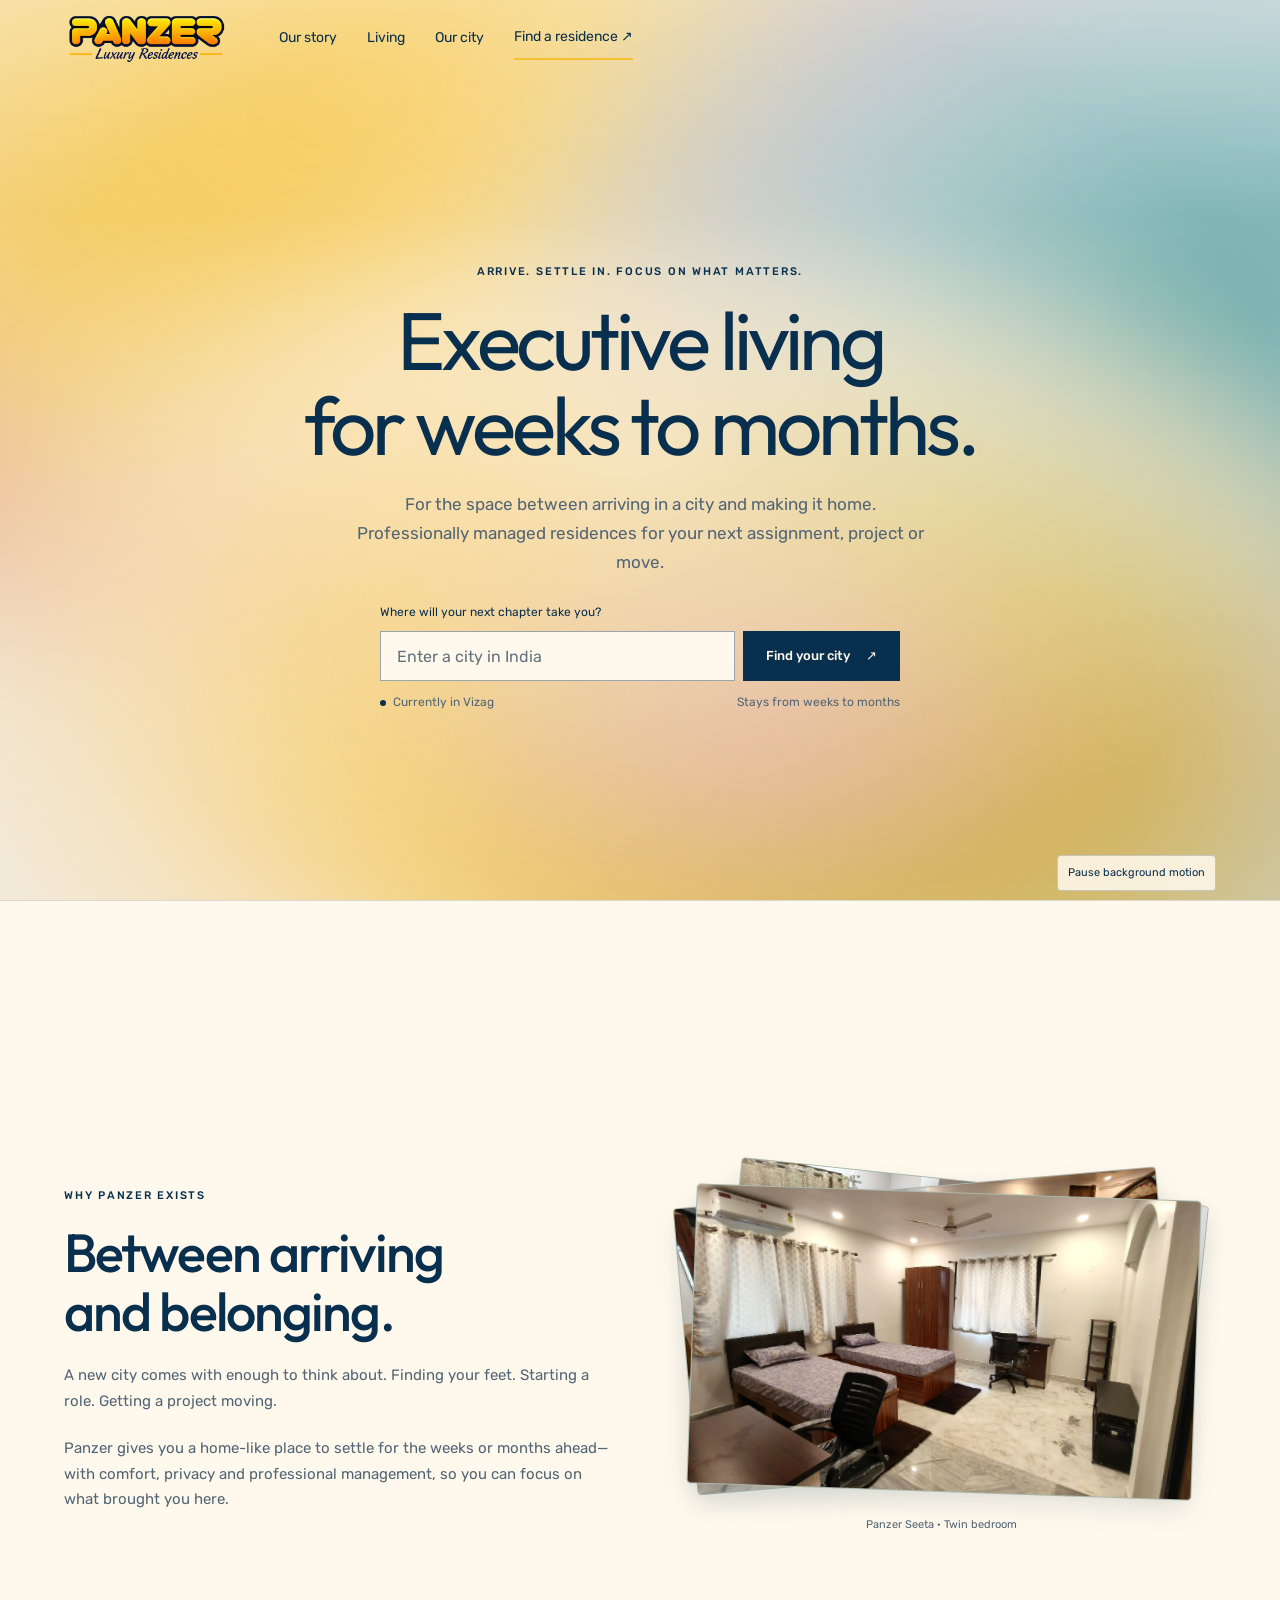
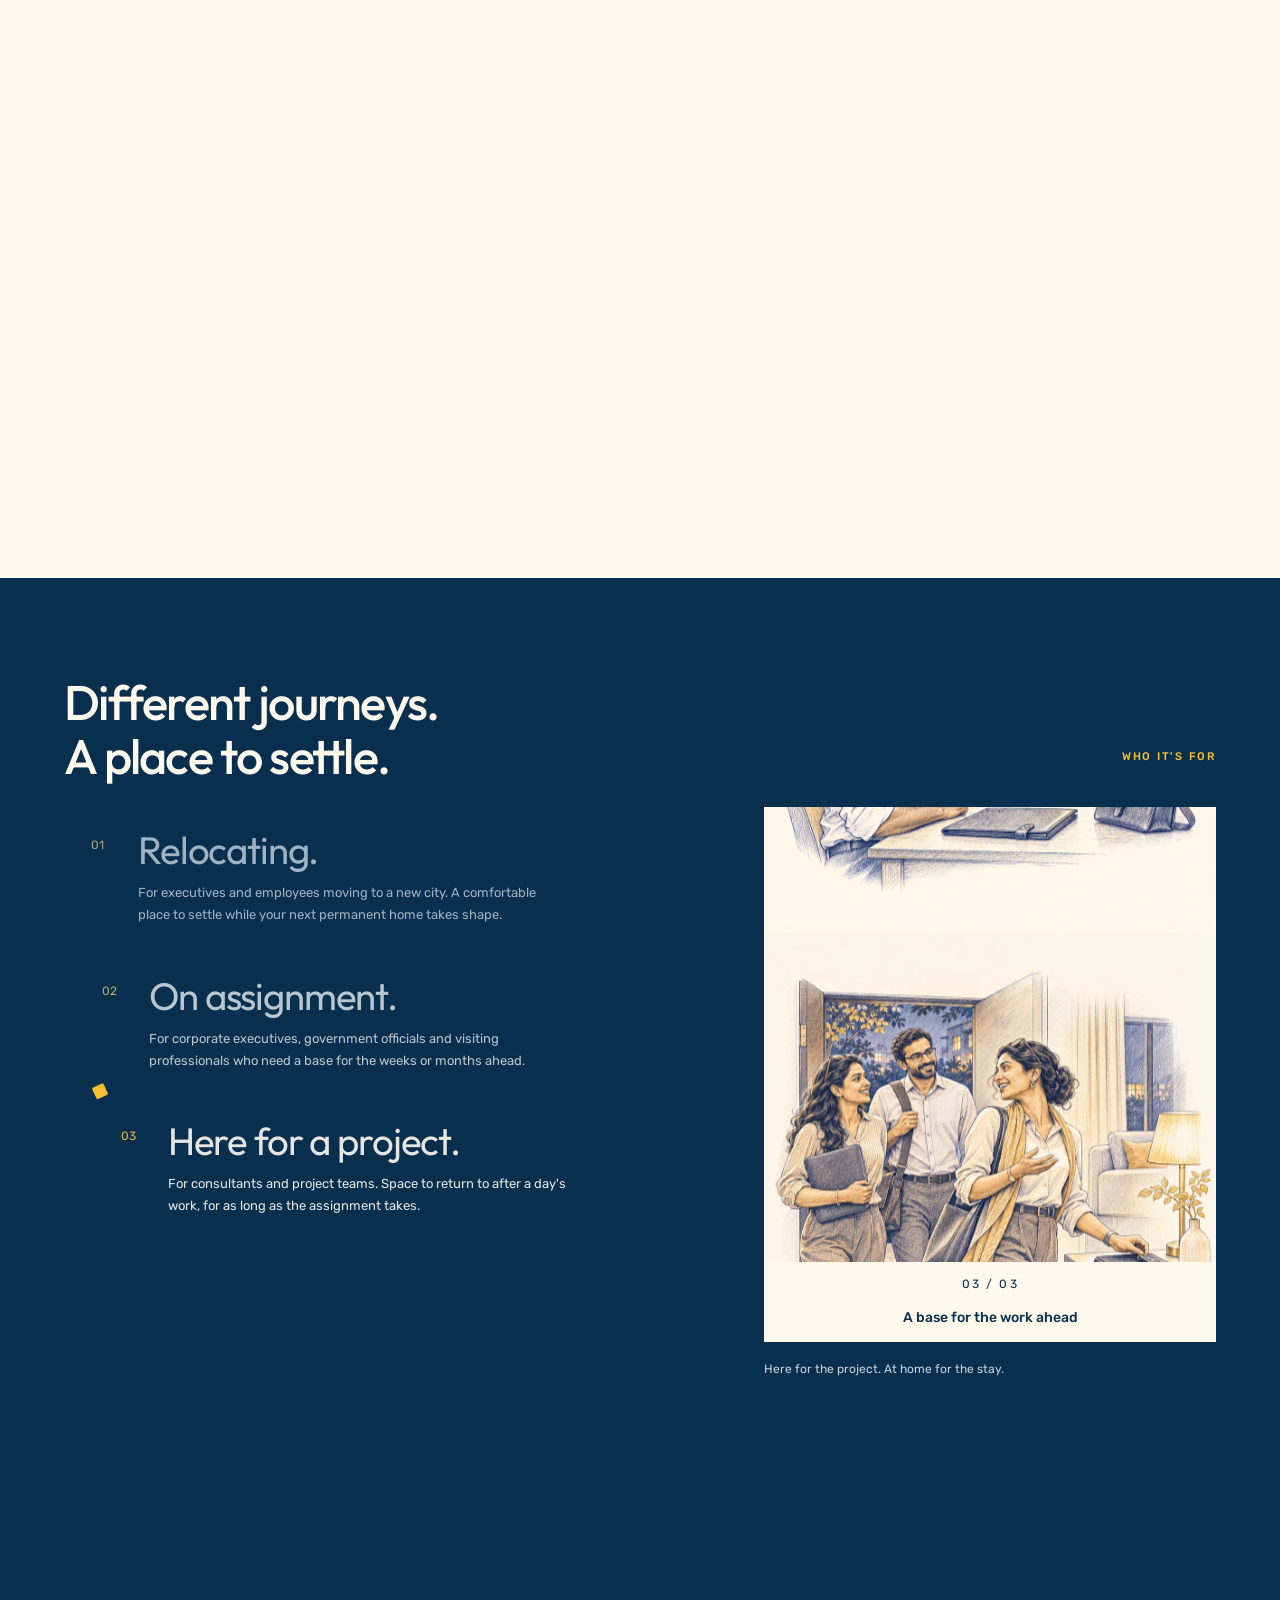
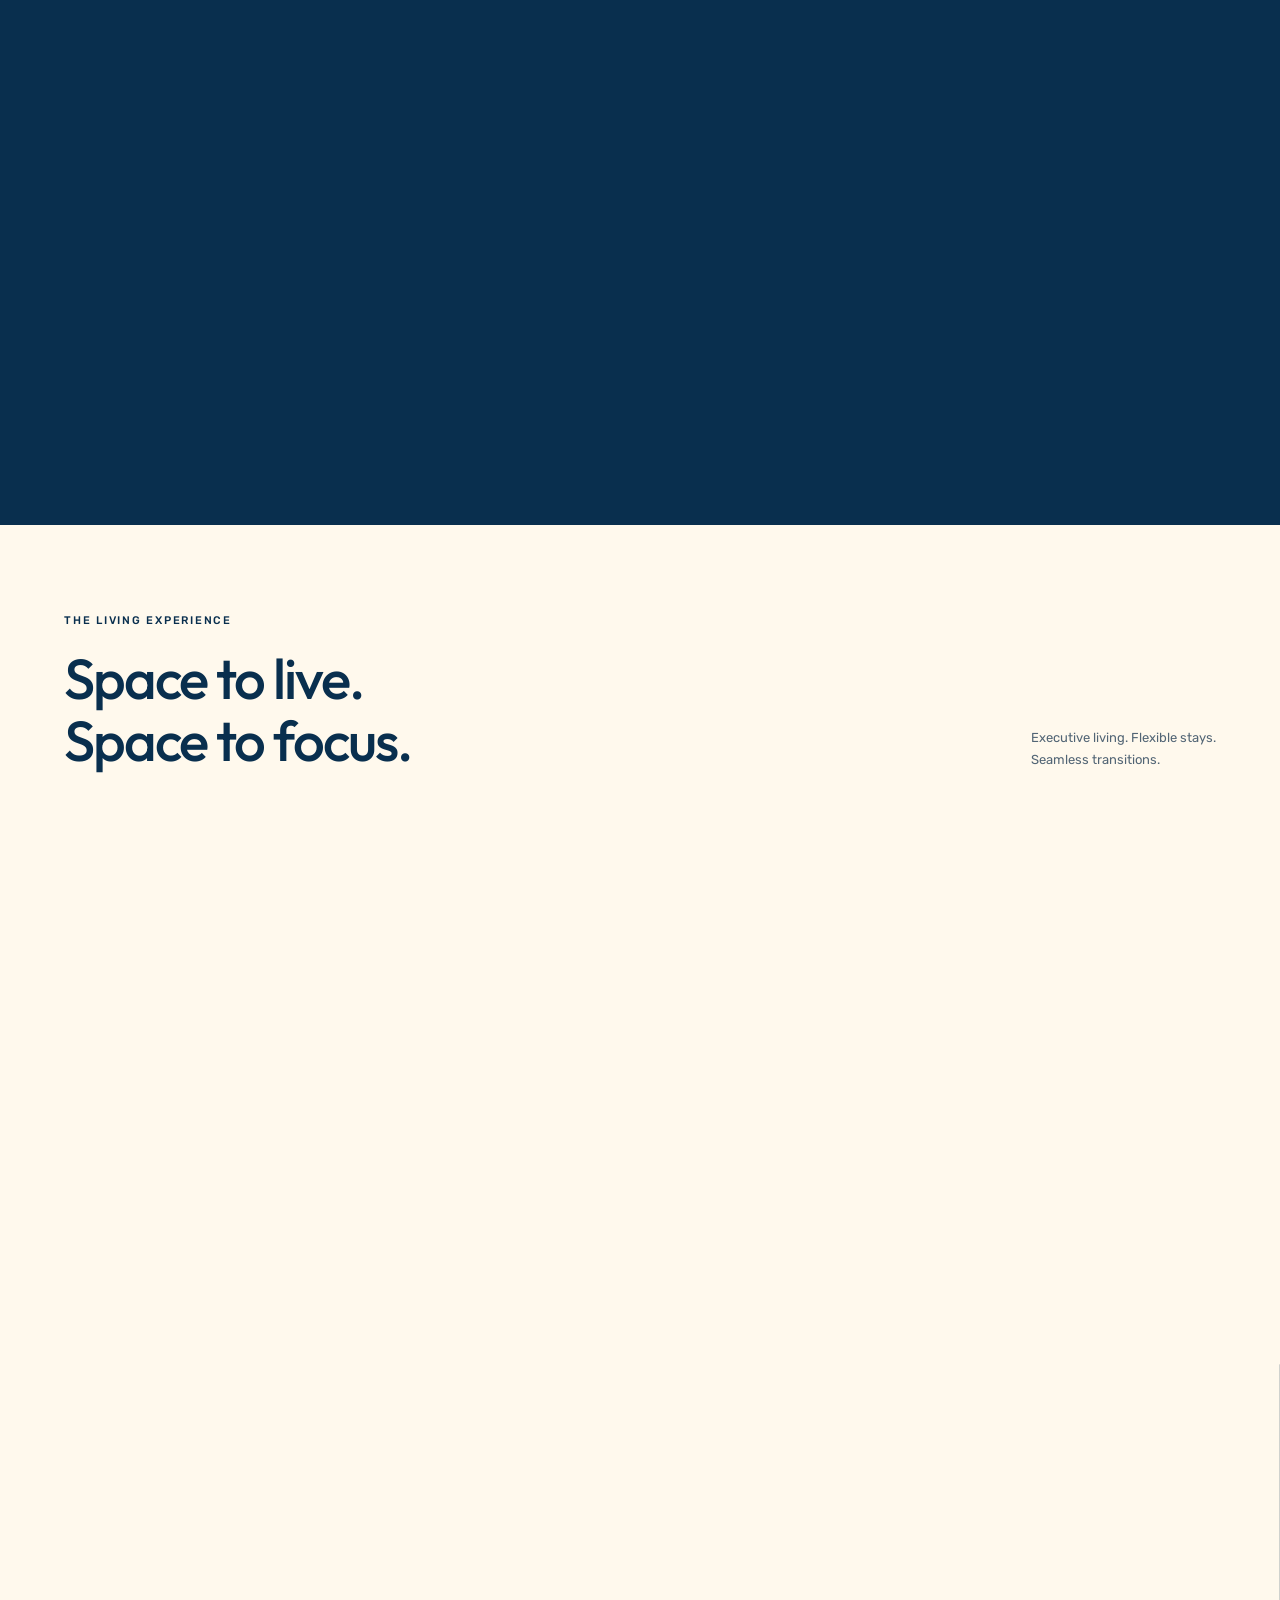
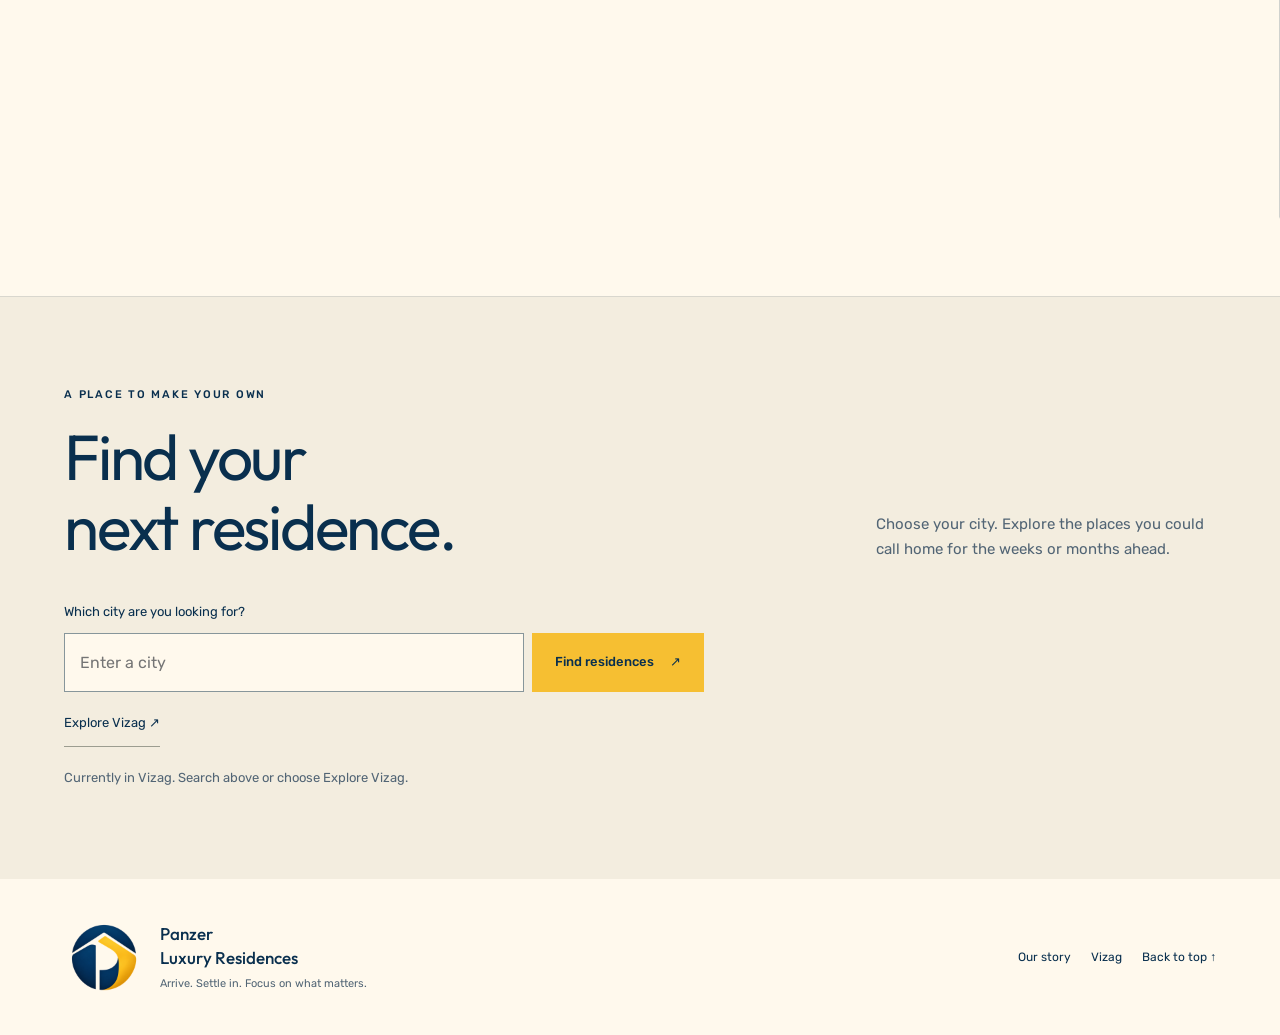
<file: index.html>
<!doctype html><html lang="en"><head><meta charset="utf-8"><meta name="viewport" content="width=device-width, initial-scale=1"><meta name="description" content="Panzer Luxury Residences — executive living for weeks to months."><title>Panzer Luxury Residences</title><link rel="stylesheet" href="/assets/residence-photos.css"></head><body><link rel="stylesheet" href="/assets/city-route.css?v=coast-36b36eb"><script type="module" src="/assets/city-route.mjs?v=coast-36b36eb"></script><script type="module" src="/assets/prototype.mjs?v=residence-names-1"></script><link rel="stylesheet" href="https://fonts.googleapis.com/css2?family=Outfit:wght@400;500;600&family=Rubik:wght@400;500&display=swap">
<link rel="stylesheet" href="/assets/hero-motion.css?v=coast-36b36eb">
<script type="module" src="/assets/hero-motion.mjs?v=coast-36b36eb"></script>
<script type="module" src="/assets/city-search.mjs?v=india"></script>
<script type="module" src="/assets/story-stack.mjs?v=residence-photos-1"></script>
<script type="module" src="/assets/desktop-journey.mjs?v=companion-reveal-1"></script>
<style>
#panzer-home{--pz-navy:#092F4E;--pz-gold:#F6BF32;--pz-paper:#FFF9ED;--pz-line:#d9d7ce;--pz-soft:#eee9dd;--pz-muted:#526575;background:var(--pz-paper);color:var(--pz-navy);font-family:'Rubik',sans-serif;font-size:15px;line-height:1.7;container-type:inline-size;color-scheme:light;overflow-wrap:break-word}
#panzer-home *{box-sizing:border-box}
#panzer-home h1,#panzer-home h2,#panzer-home h3,#panzer-home p,#panzer-home figure{margin:0}
#panzer-home h1,#panzer-home h2,#panzer-home h3{font-family:'Outfit',sans-serif;font-weight:500;line-height:1.1;color:inherit;letter-spacing:-.035em}
#panzer-home h1{font-size:clamp(43px,7.7cqw,78px);max-width:840px;margin:22px auto 25px}
#panzer-home h2{font-size:clamp(32px,4.3cqw,46px)}
#panzer-home h3{font-size:25px;letter-spacing:-.02em}
#panzer-home button,#panzer-home input,#panzer-home a{font:inherit}
#panzer-home a{color:inherit;text-decoration:none}
#panzer-home button{color:inherit}
#panzer-home a:hover{text-decoration:underline;text-underline-offset:5px}
#panzer-home .pz-wrap{padding-inline:clamp(22px,6cqw,64px)}
#panzer-home .pz-head{display:flex;align-items:center;justify-content:flex-start;gap:clamp(20px,4cqw,58px);padding-block:26px;border-bottom:1px solid var(--pz-line);padding-right:100px}
#panzer-home .pz-main-logo{width:186px;height:auto;display:block}
#panzer-home .pz-nav{display:flex;align-items:center;gap:22px;flex-wrap:wrap;font-size:13px}
#panzer-home .pz-link-cta{border-bottom:2px solid var(--pz-gold);padding:9px 0}
#panzer-home .pz-menu{display:none;border:1px solid var(--pz-line);background:transparent;padding:9px 14px}
#panzer-home .pz-hero{text-align:center;padding-block:80px 72px}
#panzer-home .pz-eyebrow{text-transform:uppercase;letter-spacing:.16em;font-size:11px;font-weight:500;line-height:1.5;display:block;margin-bottom:18px}
#panzer-home .pz-hero h1 span{display:block}
#panzer-home .pz-intro{max-width:510px;margin:auto;color:var(--pz-muted);font-size:16px}
#panzer-home .pz-search{max-width:520px;margin:33px auto 0;text-align:left}
#panzer-home .pz-search label{font-size:12px;display:block;margin-bottom:9px}
#panzer-home .pz-search-row{display:flex;gap:8px}
#panzer-home .pz-search input{min-width:0;flex:1;border:1px solid #9aa6aa;background:var(--pz-paper);border-radius:0;padding:13px 16px;color:var(--pz-navy);font-size:16px}
#panzer-home .pz-search input::placeholder{color:#62717b;opacity:1}
#panzer-home .pz-button{display:inline-flex;align-items:center;justify-content:center;gap:16px;background:var(--pz-navy);border:1px solid var(--pz-navy);color:var(--pz-paper);padding:13px 22px;min-height:48px;border-radius:0;font-size:13px;font-weight:500;text-decoration:none}
#panzer-home .pz-button.pz-gold{background:var(--pz-gold);color:var(--pz-navy);border-color:var(--pz-gold)}
#panzer-home .pz-small{font-size:12px;line-height:1.6;color:var(--pz-muted)}
#panzer-home .pz-search-meta{display:flex;justify-content:space-between;gap:12px;margin-top:12px;flex-wrap:wrap}
#panzer-home .pz-result{padding:16px 0 0;font-size:13px;line-height:1.6}
#panzer-home .pz-result:empty{display:none}
#panzer-home .pz-result a{text-decoration:underline;text-underline-offset:4px;display:inline-block;margin-top:8px}
#panzer-home .pz-status{display:inline-flex;align-items:center;gap:7px}
#panzer-home .pz-status:before{content:'';width:6px;height:6px;border-radius:50%;background:var(--pz-navy)}
#panzer-home .pz-story{display:grid;grid-template-columns:1fr 1fr;align-items:center;gap:55px;padding-block:70px;border-top:1px solid var(--pz-line)}
#panzer-home .pz-story p{margin-top:22px;color:var(--pz-muted)}
#panzer-home .pz-stack{position:relative;padding:30px 0 35px 28px;min-width:0}
#panzer-home .pz-photo{min-height:230px;background:var(--pz-soft);color:var(--pz-muted);position:relative;display:flex;align-items:center;justify-content:center;text-align:center;padding:25px;border:1px solid #cbc9bf}
#panzer-home .pz-photo:before,#panzer-home .pz-photo:after{content:'';position:absolute;background:#c4c6bd;height:1px;width:55px}
#panzer-home .pz-photo:before{top:18px;left:18px}
#panzer-home .pz-photo:after{right:18px;bottom:18px}
#panzer-home .pz-photo-label{font-size:12px;line-height:1.8;position:relative}
#panzer-home .pz-photo-label b{display:block;font-weight:500;font-size:14px;color:var(--pz-navy)}
#panzer-home .pz-photo-label i{display:block;font-style:normal;font-size:11px}
#panzer-home .pz-stack-back{position:absolute;inset:12px 40px 52px 0;background:#e4ddca;border:1px solid #c8c6ba;transform:rotate(-7deg)}
#panzer-home .pz-stack .pz-photo{transform:rotate(3deg);min-height:245px}
#panzer-home .pz-stack figcaption{font-size:11px;margin:22px 0 0;color:var(--pz-muted)}
#panzer-home .pz-audience{background:var(--pz-navy);color:var(--pz-paper);padding-block:64px}
#panzer-home .pz-audience .pz-eyebrow{color:var(--pz-gold)}
#panzer-home .pz-audience h2{max-width:650px}
#panzer-home .pz-three{display:grid;grid-template-columns:repeat(3,1fr);gap:28px;margin-top:38px}
#panzer-home .pz-person{border-top:1px solid #668092;padding-top:20px}
#panzer-home .pz-person .pz-number{color:var(--pz-gold);font-family:'Outfit',sans-serif;font-size:13px;display:block;margin-bottom:22px}
#panzer-home .pz-person h3{font-size:25px;margin-bottom:15px}
#panzer-home .pz-person p{font-size:13px;color:#d4dfe3;line-height:1.75}
#panzer-home .pz-living{padding-block:70px}
#panzer-home .pz-section-head{display:flex;justify-content:space-between;align-items:end;gap:30px;margin-bottom:32px}
#panzer-home .pz-section-head p{max-width:270px;font-size:13px;color:var(--pz-muted)}
#panzer-home .pz-panel{display:grid;grid-template-columns:1.12fr 1fr;margin-top:18px}
#panzer-home .pz-panel .pz-photo{border:0;min-height:290px}
#panzer-home .pz-panel-copy{padding:36px;background:var(--pz-gold);display:flex;flex-direction:column;justify-content:center;align-items:start}
#panzer-home .pz-panel-copy p{font-size:14px;margin-top:18px}
#panzer-home .pz-panel.pz-reverse{grid-template-columns:1fr 1.12fr}
#panzer-home .pz-reverse .pz-panel-copy{background:var(--pz-navy);color:var(--pz-paper)}
#panzer-home .pz-panel-copy .pz-eyebrow{margin-bottom:24px}
#panzer-home .pz-pending{margin-top:18px;font-size:11px;color:var(--pz-muted)}
#panzer-home .pz-locations{display:grid;grid-template-columns:1fr 1fr;gap:45px;border-top:1px solid var(--pz-line);padding-block:60px}
#panzer-home .pz-locations p{margin:22px 0;color:var(--pz-muted);font-size:14px}
#panzer-home .pz-city{border-top:2px solid var(--pz-navy);padding-top:20px}
#panzer-home .pz-city-top{display:flex;align-items:center;justify-content:space-between;gap:16px}
#panzer-home .pz-city h3{font-size:44px}
#panzer-home .pz-city .pz-status{font-size:11px;background:#efe6cb;padding:5px 10px}
#panzer-home .pz-city .pz-small{margin:10px 0 24px}
#panzer-home .pz-city-foot{border-top:1px solid var(--pz-line);padding-top:15px;font-size:12px}
#panzer-home .pz-plan{background:var(--pz-gold);padding-block:55px;display:grid;grid-template-columns:1fr 170px;gap:35px;align-items:center}
#panzer-home .pz-plan h2{max-width:620px}
#panzer-home .pz-plan p{margin:20px 0 25px;max-width:530px;font-size:14px}
#panzer-home .pz-qr{aspect-ratio:1;display:flex;align-items:center;justify-content:center;border:1px dashed #7c692e;font-size:12px;text-align:center;line-height:1.8;padding:20px;background:#f9cf61}
#panzer-home .pz-qr b{display:block;font-weight:500}
#panzer-home .pz-plan-note{font-size:11px;margin-top:15px;max-width:540px}
#panzer-home .pz-plan-status{font-size:13px;margin-top:15px;max-width:540px}
#panzer-home .pz-plan-status:empty{display:none}
#panzer-home .pz-footer{padding-block:38px;display:flex;gap:30px;justify-content:space-between;align-items:center}
#panzer-home .pz-footer-brand{display:flex;gap:16px;align-items:center}
#panzer-home .pz-companion{width:80px;height:80px;object-fit:contain}
#panzer-home .pz-footer-name{font-family:'Outfit',sans-serif;font-size:17px;font-weight:500;line-height:1.4}
#panzer-home .pz-footer .pz-small{margin-top:5px;font-size:11px}
#panzer-home .pz-footer-links{display:flex;gap:20px;font-size:12px}
#panzer-home [hidden]{display:none!important}
@container(max-width:700px){#panzer-home .pz-head{padding-right:24px;flex-wrap:wrap}#panzer-home .pz-main-logo{width:155px}#panzer-home .pz-menu{display:block}#panzer-home .pz-nav{display:none;width:100%;gap:10px 22px;padding-block:10px}#panzer-home .pz-nav.pz-open{display:flex}#panzer-home .pz-hero{padding-block:56px}#panzer-home .pz-story{gap:30px;padding-block:45px}#panzer-home .pz-story,#panzer-home .pz-locations{grid-template-columns:1fr}#panzer-home .pz-stack{max-width:500px;width:100%;margin:auto}#panzer-home .pz-three{gap:25px;grid-template-columns:1fr}#panzer-home .pz-person .pz-number{margin-bottom:12px}#panzer-home .pz-person p{max-width:440px}#panzer-home .pz-audience{padding-block:45px}#panzer-home .pz-section-head{display:block}#panzer-home .pz-section-head p{margin-top:20px;max-width:none}#panzer-home .pz-panel,#panzer-home .pz-panel.pz-reverse{grid-template-columns:1fr}#panzer-home .pz-reverse .pz-photo{order:-1}#panzer-home .pz-panel .pz-photo{min-height:230px}#panzer-home .pz-panel-copy{padding:32px}#panzer-home .pz-plan{grid-template-columns:1fr}#panzer-home .pz-qr{width:135px}#panzer-home .pz-footer{align-items:start;flex-direction:column}#panzer-home .pz-living{padding-block:45px}}
@container(max-width:390px){#panzer-home .pz-search-row{flex-direction:column}#panzer-home .pz-search-row .pz-button{align-self:stretch}#panzer-home .pz-city-top{align-items:start;flex-direction:column}#panzer-home .pz-hero h1{font-size:41px}#panzer-home .pz-footer-brand{gap:8px}#panzer-home .pz-companion{width:64px;height:64px}}

/* Full website refinement: static layouts; motion is deliberately deferred. */
#panzer-home{max-width:1600px;margin-inline:auto}
#panzer-home .pz-head{padding-right:clamp(22px,6cqw,64px)}
#panzer-home .pz-main-logo{width:204px}
#panzer-home .pz-nav{font-size:14px;gap:30px}
#panzer-home .pz-hero{padding-block:95px 86px}
#panzer-home .pz-hero h1{font-size:clamp(43px,7.2cqw,94px);max-width:1120px;font-weight:400;letter-spacing:-.05em}
#panzer-home .pz-intro{max-width:580px;font-size:17px}
#panzer-home .pz-story{padding-block:88px}
#panzer-home .pz-story h2{font-size:clamp(34px,4.2cqw,58px)}
#panzer-home .pz-audience{padding-block:76px 80px}
#panzer-home .pz-audience-heading{display:flex;justify-content:space-between;align-items:end;gap:24px;margin-bottom:52px}
#panzer-home .pz-audience-heading h2{font-size:clamp(36px,4.4cqw,62px)}
#panzer-home .pz-audience-layout{display:grid;grid-template-columns:1.15fr .85fr;gap:clamp(38px,7cqw,100px);align-items:start}
#panzer-home .pz-journeys{display:flex;flex-direction:column;gap:6px}
#panzer-home .pz-journey{position:relative;display:grid;grid-template-columns:35px 1fr;gap:12px;text-align:left;background:transparent;border:0;padding:26px 0 26px 27px;color:#bac9d4;cursor:pointer;width:100%;min-width:0}
#panzer-home .pz-journey[aria-pressed=true]{color:var(--pz-paper)}
#panzer-home .pz-journey[aria-pressed=true]:before{content:'';position:absolute;top:35px;left:0;width:10px;height:10px;background:var(--pz-gold)}
#panzer-home .pz-journey-number{font-size:12px;font-family:'Rubik',sans-serif;margin-top:8px;color:var(--pz-gold)}
#panzer-home .pz-journey-title{display:block;font-family:'Outfit',sans-serif;font-size:clamp(27px,3cqw,40px);letter-spacing:-.03em;line-height:1.2;font-weight:400}
#panzer-home .pz-journey-copy{display:block;font-size:14px;line-height:1.7;margin-top:13px;max-width:420px}
#panzer-home .pz-audience-visual .pz-photo{min-height:470px;background:#e9e1ce;border:0}
#panzer-home .pz-audience-visual figcaption{font-size:12px;color:#c8d4dd;margin-top:17px}
#panzer-home .pz-image-index{display:block;font-size:12px;letter-spacing:.18em;margin-bottom:28px;color:var(--pz-navy)}
#panzer-home .pz-living{padding-block:88px 65px}
#panzer-home .pz-section-head{margin-bottom:55px}
#panzer-home .pz-section-head h2{font-size:clamp(36px,4.4cqw,62px)}
#panzer-home .pz-panel,#panzer-home .pz-panel.pz-reverse{position:relative;isolation:isolate;display:grid;grid-template-columns:1fr 1fr;align-items:center;column-gap:7%;padding:62px 6%;margin-top:45px;min-height:480px}
#panzer-home .pz-panel:before{content:'';position:absolute;inset:0 19% 0 0;background:var(--pz-gold);z-index:-1}
#panzer-home .pz-panel.pz-reverse:before{inset:0 0 0 19%;background:var(--pz-navy)}
#panzer-home .pz-panel .pz-photo{height:345px;min-height:0;border:1px solid #c8c6bc;background:#e8e3d8;align-self:center}
#panzer-home .pz-panel-copy,#panzer-home .pz-reverse .pz-panel-copy{background:transparent;padding:22px 0;max-width:410px}
#panzer-home .pz-panel-copy h3{font-size:clamp(32px,3.5cqw,48px);font-weight:400;letter-spacing:-.035em}
#panzer-home .pz-panel-copy .pz-eyebrow{border-top:1px solid currentColor;padding-top:18px;width:100%;margin-bottom:27px}
#panzer-home .pz-panel-copy p{font-size:15px;max-width:370px}
#panzer-home .pz-pending{margin-top:30px}
#panzer-home .pz-locations{padding-block:75px}
#panzer-home .pz-plan{padding-block:65px}
#panzer-home :is(a,button,input):focus-visible{outline:3px solid #b5640a;outline-offset:5px}
#panzer-home .pz-audience button:focus-visible{outline-color:var(--pz-gold)}
@container(max-width:700px){
 #panzer-home .pz-main-logo{width:162px}
 #panzer-home .pz-nav{gap:15px 24px}
 #panzer-home .pz-hero{padding-block:60px}
 #panzer-home .pz-intro{font-size:16px}
 #panzer-home .pz-story{padding-block:50px}
 #panzer-home .pz-audience{padding-block:50px}
 #panzer-home .pz-audience-heading{align-items:start;flex-direction:column-reverse;gap:5px;margin-bottom:25px}
 #panzer-home .pz-audience-layout{grid-template-columns:1fr;gap:30px}
 #panzer-home .pz-audience-visual .pz-photo{min-height:310px}
 #panzer-home .pz-journey{padding-block:23px}
 #panzer-home .pz-journey-title{font-size:31px}
 #panzer-home .pz-living{padding-block:55px}
 #panzer-home .pz-section-head{margin-bottom:35px}
 #panzer-home .pz-panel,#panzer-home .pz-panel.pz-reverse{grid-template-columns:1fr;gap:14px;padding:32px 6%;min-height:0;margin-top:32px}
 #panzer-home .pz-panel:before{inset:0 12% 0 0}
 #panzer-home .pz-panel.pz-reverse:before{inset:0 0 0 12%}
 #panzer-home .pz-panel .pz-photo{height:240px;width:91%;justify-self:end;order:-1}
 #panzer-home .pz-panel.pz-reverse .pz-photo{justify-self:start;order:-1}
 #panzer-home .pz-panel-copy{margin-left:0;margin-right:12%;padding:16px 0 8px;max-width:none}
 #panzer-home .pz-reverse .pz-panel-copy{margin-left:12%;margin-right:0;padding:16px 0 8px}
 #panzer-home .pz-panel-copy h3{font-size:35px}
 #panzer-home .pz-locations{padding-block:50px}
}

/* Saturday: lower-homepage discovery and dedicated phone composition. */
html{scroll-behavior:smooth}body{margin:0;background:#FFF9ED}button,a,input{-webkit-tap-highlight-color:transparent}button{cursor:pointer}
#panzer-home .pz-discovery{border-top:1px solid var(--pz-line);padding-block:90px;background:#f3eddf}
#panzer-home .pz-discovery-head{display:flex;justify-content:space-between;align-items:end;gap:40px;margin-bottom:38px}
#panzer-home .pz-discovery h2{font-size:clamp(40px,5cqw,68px);font-weight:400}
#panzer-home .pz-discovery-head>p{max-width:340px;color:var(--pz-muted)}
#pz-property-search{max-width:640px}#pz-property-search label{display:block;font-size:13px;margin-bottom:10px}
#panzer-home #pz-property-city{min-width:0;flex:1;border:1px solid #87969b;padding:15px;background:var(--pz-paper);color:var(--pz-navy);font-size:16px;border-radius:0}
#panzer-home .pz-city-chip{background:transparent;border:0;border-bottom:1px solid #9c9d90;padding:12px 0;margin-top:8px;font-size:13px;min-height:44px}
#panzer-home #pz-property-status{font-size:13px;color:var(--pz-muted);margin-top:20px}
#panzer-home .pz-results-heading{display:flex;justify-content:space-between;gap:20px;align-items:center;margin:44px 0 10px}
#panzer-home .pz-results-heading>a{font-size:13px;text-decoration:underline;text-underline-offset:5px}
#panzer-home .pz-demo-note{font-size:12px;color:var(--pz-muted);max-width:650px;margin-bottom:24px}
#panzer-home .pz-property-grid{display:grid;grid-template-columns:repeat(3,minmax(0,1fr));gap:22px}
#panzer-home .pz-property{background:var(--pz-paper);border:1px solid #d9d2c2;display:block;text-decoration:none;transition:transform .2s ease,border-color .2s ease}
#panzer-home .pz-property:hover{transform:translateY(-4px);border-color:var(--pz-navy)}
#panzer-home .pz-property-art{aspect-ratio:1.5;position:relative;background:#d9dfd8;overflow:hidden}
#panzer-home .art-b{background:#ded6c7}#panzer-home .art-c{background:#ccd8df}
#panzer-home .pz-property-art>span{position:absolute;top:14px;left:16px;font-size:10px;letter-spacing:.04em}
#panzer-home .pz-property-art svg{width:100%;height:100%;fill:none;stroke:#526a70;stroke-width:2}
#panzer-home .pz-property-copy{padding:24px}#panzer-home .pz-property-copy .pz-eyebrow{font-size:10px;margin-bottom:12px}
#panzer-home .pz-property-copy h3{display:flex;justify-content:space-between;font-size:29px}#panzer-home .pz-property-copy p{color:var(--pz-muted);font-size:12px;margin-top:12px}
#panzer-home .pz-property-link{display:inline-block;font-size:12px;margin-top:24px;border-bottom:1px solid #9ca9a9;padding-bottom:4px}
#panzer-home .pz-footer-links{flex-wrap:wrap}#panzer-home .pz-footer-links a{padding-block:10px}
@container(max-width:900px){#panzer-home .pz-nav{gap:16px;font-size:12px}#panzer-home .pz-property-grid{gap:14px}#panzer-home .pz-property-copy{padding:18px}}
@container(max-width:700px){
 #panzer-home .pz-wrap{padding-inline:24px}#panzer-home .pz-head{padding-block:18px;gap:16px}#panzer-home .pz-main-logo{width:150px}#panzer-home .pz-menu{min-height:44px}
 #panzer-home .pz-nav{flex-direction:column;align-items:stretch;gap:0}#panzer-home .pz-nav a{padding:12px 0}
 #panzer-home .pz-hero{padding-block:48px 52px;text-align:left}#panzer-home .pz-hero h1{font-size:clamp(39px,10cqw,60px);line-height:1.04;letter-spacing:-.045em;margin:20px 0 24px;max-width:550px}
 #panzer-home .pz-hero h1 span{display:inline}#panzer-home .pz-hero .pz-eyebrow{max-width:270px;line-height:1.8;font-size:10px}#panzer-home .pz-intro{font-size:15px;line-height:1.8;margin:0;max-width:490px}
 #panzer-home .pz-search{margin:26px 0 0;max-width:none}#panzer-home .pz-search-row{flex-direction:column;gap:10px}#panzer-home .pz-search-row input{width:100%;min-height:52px}#panzer-home .pz-search-row .pz-button{width:100%;min-height:52px}
 #panzer-home .pz-search-meta{font-size:11px;gap:6px}#panzer-home .pz-journey{grid-template-columns:25px minmax(0,1fr);gap:8px;padding-left:20px}#panzer-home .pz-journey-title{font-size:29px}
 #panzer-home .pz-discovery{padding-block:54px}#panzer-home .pz-discovery-head{display:block;margin-bottom:28px}#panzer-home .pz-discovery-head>p{margin-top:22px;font-size:14px;max-width:450px}
 #panzer-home .pz-property-grid{grid-template-columns:1fr;gap:22px}#panzer-home .pz-property-art{aspect-ratio:1.65}#panzer-home .pz-property-copy{padding:23px}#panzer-home .pz-results-heading{align-items:start;flex-direction:column;gap:12px}
 #panzer-home .pz-property:hover{transform:none}#panzer-home .pz-footer{padding-block:30px;gap:20px}#panzer-home .pz-footer-name{font-size:15px}
}
@media(prefers-reduced-motion:reduce){html{scroll-behavior:auto}#panzer-home .pz-property{transition:none;transform:none}}

/* Static fallback; the enhanced mobile story deck uses story-stack.css/mjs. */
#panzer-home .pz-stack-middle,#panzer-home .pz-static-story-photo,#panzer-home .pz-stack-caption{display:none}
@container(max-width:700px){
 #panzer-home .pz-story{gap:34px;padding-block:50px 48px}
 #panzer-home .pz-story h2{font-size:clamp(32px,8.6cqw,48px);line-height:1.08}
 #panzer-home .pz-story p{font-size:15px;line-height:1.8;margin-top:20px}
 #panzer-home .pz-stack{padding:25px 14px 0;max-width:450px;isolation:isolate}
 #panzer-home .pz-stack-back{inset:8px 25px 86px 19px;transform:rotate(-7deg);background:#d4ddd7;border:1px solid #a9bbb5;z-index:-2;border-radius:3px}
 #panzer-home .pz-stack-middle{display:block;position:absolute;inset:15px 13px 78px 24px;background:#e4d5b9;border:1px solid #c0af8a;transform:rotate(5deg);z-index:-1;border-radius:3px}
 #panzer-home .pz-stack .pz-photo{display:block;min-height:0;height:clamp(280px,80cqw,355px);padding:0;transform:none;overflow:hidden;border-radius:3px;background:#e8e3d8;border-color:#bfc7c1;box-shadow:0 12px 24px #092f4e12}
 #panzer-home .pz-stack .pz-photo:before,#panzer-home .pz-stack .pz-photo:after{display:none}
 #panzer-home .pz-static-story-photo{display:block;width:100%;height:100%;object-fit:cover}
 #panzer-home .pz-stack .pz-photo-label{position:absolute;inset:auto 0 0;padding:18px 14px;background:#fff9edf5;text-align:left;font-size:11px;line-height:1.6}
 #panzer-home .pz-stack .pz-photo-label b{font-size:14px;margin-bottom:4px}
 #panzer-home .pz-stack .pz-stack-caption{display:flex;flex-direction:column;gap:4px;margin:19px 0 0;font-size:10px;line-height:1.6;letter-spacing:.02em}
 #panzer-home .pz-stack-caption>span:first-child{color:var(--pz-navy);font-weight:500}
}

#panzer-home .pz-city-field{position:relative;flex:1;min-width:0}
#panzer-home .pz-city-field input{width:100%;height:100%}
#panzer-home .pz-hero:has(.pz-suggestions:not([hidden])){z-index:2}
#panzer-home .pz-suggestions{position:absolute;inset:calc(100% + 4px) 0 auto;z-index:3;background:#fffaf0;border:1px solid #b6b7a9;border-radius:5px;box-shadow:0 12px 28px #092f4e20;overflow:hidden}
#panzer-home .pz-suggestions-status,#panzer-home .pz-geodata{display:block;padding:7px 14px;font-size:12px;color:#526575}
#panzer-home .pz-geodata a{text-decoration:underline}
#panzer-home .pz-suggestions-status:empty{display:none}
#pz-city-options{list-style:none;margin:0;padding:0;max-height:min(238px,35dvh);overflow-y:auto;overscroll-behavior:contain}
#pz-city-options li{display:flex;align-items:center;justify-content:space-between;gap:10px;min-height:44px;padding:8px 14px;cursor:pointer}
#pz-city-options li small{color:#526575}
#pz-city-options li:hover,#pz-city-options [aria-selected=true]{background:#f7e8c3}
</style>
<link rel="stylesheet" href="/assets/story-stack.css?v=residence-photos-1">
<link rel="stylesheet" href="/assets/desktop-journey.css?v=companion-halo-3">
<div id="panzer-home">
  <header class="pz-head pz-wrap" id="pz-top">
    <a href="/" aria-label="Panzer Luxury Residences home"><img class="pz-main-logo" src="/assets/panzer-main-logo-transparent.png" alt="PANZER Luxury Residences"></a>
    <button type="button" class="pz-menu cursor-interaction" aria-expanded="false" aria-controls="pz-nav">Menu</button>
    <nav class="pz-nav" id="pz-nav" aria-label="Main navigation"><a href="#pz-story">Our story</a><a href="#pz-living">Living</a><a href="/prototypes/city.html">Our city</a><a href="#pz-residences" class="pz-link-cta">Find a residence ↗</a><a class="pz-city-nav" href="#introduction">The city</a><a class="pz-city-nav pz-link-cta" href="#residencies">Residencies</a></nav>
  </header>
  <main>
    <section class="pz-hero pz-wrap" aria-labelledby="pz-headline">
      <span class="pz-eyebrow">Arrive. Settle in. Focus on what matters.</span>
      <h1 id="pz-headline">Executive living <span>for weeks to months.</span></h1>
      <p class="pz-intro">For the space between arriving in a city and making it home. Professionally managed residences for your next assignment, project or move.</p>
      <form class="pz-search" novalidate>
        <label for="pz-city-input">Where will your next chapter take you?</label>
        <div class="pz-search-row"><div class="pz-city-field"><input role="combobox" aria-autocomplete="list" aria-expanded="false" aria-controls="pz-city-options" id="pz-city-input" type="text" maxlength="80" placeholder="Enter a city in India" autocomplete="off" aria-describedby="pz-search-meta pz-search-result"><div class="pz-suggestions" hidden><div class="pz-suggestions-status" role="status"></div><ul id="pz-city-options" role="listbox" aria-label="City suggestions"></ul><small class="pz-geodata">City data from <a href="https://www.geonames.org/" target="_blank" rel="noopener">GeoNames</a></small></div></div><button class="pz-button cursor-interaction" type="button">Find your city <span aria-hidden="true">↗</span></button></div>
        <div class="pz-search-meta pz-small" id="pz-search-meta"><span class="pz-status">Currently in Vizag</span><span>Stays from weeks to months</span></div>
        <div class="pz-result" id="pz-search-result" role="status" aria-live="polite"></div>
      </form>
    <div class="pz-city-copy">
    <span class="pz-eyebrow">Our city / Visakhapatnam</span>
    <h1 id="pz-city-title" tabindex="-1">Find your <span>rhythm in Vizag.</span></h1>
    <p class="pz-intro">A place to arrive. Room to make it your own.</p>
    <a class="pz-button" href="#residencies">Explore the residencies</a>
    <small class="pz-city-caption">Room illustration · not a property photograph</small>
  </div>
    </section>
    <section class="pz-story pz-wrap" id="pz-story" aria-labelledby="pz-story-title">
      <div><span class="pz-eyebrow">Why Panzer exists</span><h2 id="pz-story-title">Between arriving<br>and belonging.</h2><p>A new city comes with enough to think about. Finding your feet. Starting a role. Getting a project moving.</p><p>Panzer gives you a home-like place to settle for the weeks or months ahead—with comfort, privacy and professional management, so you can focus on what brought you here.</p></div>
      <figure class="pz-stack"><div class="pz-stack-back" aria-hidden="true"></div><div class="pz-stack-middle" aria-hidden="true"></div><div class="pz-photo"><img class="pz-static-story-photo" src="/assets/seeta-living-room-sofa-and-windows.webp" width="1440" height="1080" alt="Sofas around a coffee table in the living room at Panzer Seeta"></div><figcaption class="pz-stack-caption"><span>Panzer Seeta · Living room</span></figcaption></figure>
    </section>
    <section class="pz-audience pz-wrap" id="pz-audience" aria-labelledby="pz-audience-title">
  <div class="pz-audience-heading"><h2 id="pz-audience-title">Different journeys.<br>A place to settle.</h2><span class="pz-eyebrow">Who it's for</span></div>
  <div class="pz-audience-layout">
    <div class="pz-journeys" role="group" aria-label="Explore the kind of stay that suits you">
      <button type="button" class="pz-journey" aria-pressed="true" data-journey="0"><span class="pz-journey-number">01</span><span><span class="pz-journey-title">Relocating.</span><span class="pz-journey-copy">For executives and employees moving to a new city. A comfortable place to settle while your next permanent home takes shape.</span></span></button>
      <button type="button" class="pz-journey" aria-pressed="false" data-journey="1"><span class="pz-journey-number">02</span><span><span class="pz-journey-title">On assignment.</span><span class="pz-journey-copy">For corporate executives, government officials and visiting professionals who need a base for the weeks or months ahead.</span></span></button>
      <button type="button" class="pz-journey" aria-pressed="false" data-journey="2"><span class="pz-journey-number">03</span><span><span class="pz-journey-title">Here for a project.</span><span class="pz-journey-copy">For consultants and project teams. Space to return to after a day's work, for as long as the assignment takes.</span></span></button>
    </div>
    <figure class="pz-audience-visual" aria-live="polite"><div class="pz-photo"><span class="pz-photo-label"><span class="pz-image-index">01 / 03</span><b id="pz-journey-photo-title">A place for your new beginning</b><span id="pz-journey-photo-caption">Arrival &amp; residence photograph</span><i>Photo placement · original to be supplied</i></span></div><figcaption id="pz-journey-caption">A new city. A little more certainty.</figcaption></figure>
  </div>
</section>
    <section class="pz-living" id="pz-living" aria-labelledby="pz-living-title">
      <div class="pz-section-head pz-wrap"><div><span class="pz-eyebrow">The living experience</span><h2 id="pz-living-title">Space to live.<br>Space to focus.</h2></div><p>Executive living. Flexible stays.<br>Seamless transitions.</p></div>
      <div class="pz-panel"><div class="pz-panel-copy"><span class="pz-eyebrow">Make yourself at home</span><h3>More room for<br>your everyday.</h3><p>A home-like setting for an extended stay. A place to return to, unwind and find your own rhythm in a new city.</p></div>
        <ul class="pz-amenities" aria-label="Residence amenities">
          <li style="--pz-order:0"><svg aria-hidden="true" focusable="false"><use href="/assets/living-amenities.svg#desk"/></svg><span>Work desk</span></li>
          <li style="--pz-order:1"><svg aria-hidden="true" focusable="false"><use href="/assets/living-amenities.svg#wifi"/></svg><span>Wi-Fi</span></li>
          <li style="--pz-order:2"><svg aria-hidden="true" focusable="false"><use href="/assets/living-amenities.svg#room"/></svg><span>Furnished room</span></li>
          <li style="--pz-order:3"><svg aria-hidden="true" focusable="false"><use href="/assets/living-amenities.svg#housekeeping"/></svg><span>Housekeeping</span></li>
          <li style="--pz-order:4"><svg aria-hidden="true" focusable="false"><use href="/assets/living-amenities.svg#laundry"/></svg><span>Laundry</span></li>
          <li style="--pz-order:5"><svg aria-hidden="true" focusable="false"><use href="/assets/living-amenities.svg#assistance"/></svg><span>Onsite assistance</span></li>
        </ul></div>
      <div class="pz-panel pz-reverse">
        <div class="pz-brand-lockup">
          <div class="pz-brand-symbol"><img src="/assets/panzer-companion.png" width="240" height="240" alt=""></div>
          <div class="pz-brand-words"><div class="pz-brand-name">Panzer<br>Luxury Residences</div><p class="pz-brand-tagline">Arrive. Settle in. Focus on what matters.</p></div>
        </div>
        <div class="pz-panel-copy"><span class="pz-eyebrow">Focus on what matters</span><h3>A stay with<br>people behind it.</h3><p>Professionally managed residences that make the transition into a new city feel more settled, whether you're here for a project, an assignment or a move.</p></div></div>
    </section>
    <section class="pz-discovery pz-wrap" id="pz-residences" aria-labelledby="pz-discovery-title"><div class="pz-discovery-head"><div><span class="pz-eyebrow">A place to make your own</span><h2 id="pz-discovery-title">Find your<br>next residence.</h2></div><p>Choose your city. Explore the places you could call home for the weeks or months ahead.</p></div><form id="pz-property-search" novalidate><label for="pz-property-city">Which city are you looking for?</label><div class="pz-search-row"><input id="pz-property-city" placeholder="Enter a city" maxlength="80" aria-describedby="pz-property-status" autocomplete="off"><button class="pz-button pz-gold" type="submit">Find residences <span aria-hidden="true">↗</span></button></div><button class="pz-city-chip" type="button">Explore Vizag <span aria-hidden="true">↗</span></button></form><p id="pz-property-status" role="status">Currently in Vizag. Search above or choose Explore Vizag.</p><div id="pz-properties" hidden><div class="pz-results-heading"><h3>Residences in Vizag</h3><a href="/prototypes/city.html">Explore the city →</a></div><p class="pz-demo-note">Photos show the residences in Vizag.</p><div class="pz-property-grid"><a class="pz-property" href="/prototypes/residency.html" aria-label="Explore Panzer Zostel"><div class="pz-property-art"><img src="/assets/zostel-exterior-yellow-facade.webp" alt="Panzer Zostel building exterior" loading="lazy"></div><div class="pz-property-copy"><span class="pz-eyebrow">Vizag · Example A</span><h3>Panzer Zostel<span aria-hidden="true">↗</span></h3><p>MVP · illustrative locality</p><span class="pz-property-link">Explore residence</span></div></a><a class="pz-property" href="/prototypes/residency-b.html" aria-label="Explore Panzer Seeta"><div class="pz-property-art"><img src="/assets/seeta-exterior-front-elevation.webp" alt="Panzer Seeta building exterior" loading="lazy"></div><div class="pz-property-copy"><span class="pz-eyebrow">Vizag · Example B</span><h3>Panzer Seeta<span aria-hidden="true">↗</span></h3><p>Seethammadhara · illustrative locality</p><span class="pz-property-link">Explore residence</span></div></a><a class="pz-property" href="/prototypes/residency-c.html" aria-label="Explore Panzer Rama"><div class="pz-property-art"><img src="/assets/rama-exterior-street-level-view.webp" alt="Panzer Rama building exterior" loading="lazy"></div><div class="pz-property-copy"><span class="pz-eyebrow">Vizag · Example C</span><h3>Panzer Rama<span aria-hidden="true">↗</span></h3><p>Locality to be confirmed</p><span class="pz-property-link">Explore residence</span></div></a></div></div></section>
  </main>
  <footer class="pz-footer pz-wrap"><div class="pz-footer-brand"><img src="[data-uri]" class="pz-companion" alt="Approved S3 Flowing Roof companion symbol"><div><div class="pz-footer-name">Panzer<br>Luxury Residences</div><div class="pz-small">Arrive. Settle in. Focus on what matters.</div></div></div><nav class="pz-footer-links" aria-label="Footer navigation"><a href="#pz-story">Our story</a><a href="/prototypes/city.html">Vizag</a><a href="#pz-top">Back to top ↑</a></nav></footer>
</div>
<script>
(()=>{
 const root=document.getElementById('panzer-home');
 const form=root.querySelector('.pz-search'),input=root.querySelector('#pz-city-input'),result=root.querySelector('#pz-search-result');
 const menu=root.querySelector('.pz-menu'),nav=root.querySelector('#pz-nav');
 function showCity(city){
   result.replaceChildren();
   const clean=city.trim(),key=clean.toLowerCase();
   if(!clean){result.textContent='Enter a city to explore Panzer.';input.setAttribute('aria-invalid','true');return;}
   input.removeAttribute('aria-invalid');
   const text=document.createElement('div');
   if(['vizag','visakhapatnam','vishakhapatnam'].includes(key)){
     text.textContent='Welcome to Vizag. Panzer is currently available in this city. Explore the city and its neighbourhoods to find your next residence.';
     result.append(text);
     const link=document.createElement('a');link.href='/prototypes/city.html';link.textContent='Explore our Vizag location →';result.append(link);
   }else{text.textContent='Coming soon. Panzer is not currently available in '+clean+'. No launch date or expansion to this city is confirmed.';result.append(text);}
 }
 let lastSearch=0;
 function displaySearch(city){showCity(city);root.dispatchEvent(new CustomEvent('pz:city-submitted',{detail:{city}}));}
 function search(){
   const typed=input.value, sequence=++lastSearch;
   if(!typed.trim()||!form.resolveCity){displaySearch(typed);return;}
   form.resolveCity(typed).then(city=>{
     if(sequence!==lastSearch||input.value!==typed)return;
     if(city){input.value=city.name;displaySearch(city.name);return;}
     input.setAttribute('aria-invalid','true');
     result.textContent='No matching city in India. Check the spelling or choose a suggestion.';
   }).catch(()=>{
     if(sequence===lastSearch && input.value===typed)result.textContent='City search could not load. Please try again.';
   });
 }
 form.addEventListener('submit',event=>{event.preventDefault();search();});
 form.querySelector('button').addEventListener('click',search);
 input.addEventListener('keydown',event=>{if(event.key==='Enter'){event.preventDefault();search();}});
 input.addEventListener('input',()=>{result.replaceChildren();input.removeAttribute('aria-invalid');});
 menu.addEventListener('click',()=>{const open=menu.getAttribute('aria-expanded')!=='true';menu.setAttribute('aria-expanded',String(open));nav.classList.toggle('pz-open',open);});
 root.addEventListener('click',event=>{const link=event.target.closest('a[href^="#pz-"]');if(!link)return;const destination=root.querySelector(link.getAttribute('href'));if(destination){event.preventDefault();destination.scrollIntoView({behavior:'instant',block:'start'});nav.classList.remove('pz-open');menu.setAttribute('aria-expanded','false');}});
 const journeys=[
 ['A place for your new beginning','Arrival & residence photograph','A new city. A little more certainty.'],
 ['Settle in for the assignment ahead','Executive living photograph','Your assignment has a place to begin.'],
 ['A base for the work ahead','Professional living photograph','Here for the project. At home for the stay.']
 ];
 root.querySelectorAll('[data-journey]').forEach(button=>button.addEventListener('click',()=>{
   root.querySelectorAll('[data-journey]').forEach(other=>other.setAttribute('aria-pressed',String(other===button)));
   const i=Number(button.dataset.journey),item=journeys[i];
   root.querySelector('#pz-journey-photo-title').textContent=item[0];
   root.querySelector('#pz-journey-photo-caption').textContent=item[1];
   root.querySelector('#pz-journey-caption').textContent=item[2];
   root.querySelector('.pz-image-index').textContent=String(i+1).padStart(2,'0')+' / 03';
 }));

 const propertyForm=root.querySelector('#pz-property-search'),propertyInput=root.querySelector('#pz-property-city'),propertyStatus=root.querySelector('#pz-property-status'),properties=root.querySelector('#pz-properties');
 function findProperties(){const city=propertyInput.value.trim();properties.hidden=true;propertyInput.removeAttribute('aria-invalid');if(!city){propertyStatus.textContent='Enter a city to find residences.';propertyInput.setAttribute('aria-invalid','true');propertyInput.focus();return;}if(['vizag','visakhapatnam','vishakhapatnam'].includes(city.toLowerCase())){properties.hidden=false;propertyStatus.textContent='Showing the illustrative Vizag residency layout.';}else{propertyStatus.textContent='Panzer is not currently available in '+city+'. No launch date is confirmed. Try Vizag.';}}
 propertyForm.addEventListener('submit',e=>{e.preventDefault();findProperties()});
 root.querySelector('.pz-city-chip').addEventListener('click',()=>{propertyInput.value='Vizag';findProperties()});
 propertyInput.addEventListener('input',()=>{properties.hidden=true;propertyInput.removeAttribute('aria-invalid');propertyStatus.textContent='Submit your city to update the residences.'});
 menu.addEventListener('keydown',e=>{if(e.key==='Escape'){nav.classList.remove('pz-open');menu.setAttribute('aria-expanded','false')}});
 nav.addEventListener('keydown',e=>{if(e.key==='Escape'){nav.classList.remove('pz-open');menu.setAttribute('aria-expanded','false');menu.focus()}});

})();
</script>




<div class="pz-city-details" hidden><section id="introduction" class="intro wrap">
<span class="eyebrow">A CITY TO SETTLE INTO</span>
<div>
<h2>New surroundings.<br>A familiar feeling.</h2>
<p>A few weeks away or a longer chapter. Discover a neighbourhood that feels right for your time in Vizag, then explore the residence in more detail.</p>
<small>Draft introduction · City-specific copy to be refined.</small>
</div>
</section>
<section id="residencies" class="discovery wrap">
<div class="section-title">
<span class="eyebrow">EXPLORE YOUR NEXT CHAPTER</span>
<h2>Find your place.</h2>
<p>Scroll through the residencies. The map follows you.</p>
</div>
<div class="discovery-grid">
<aside class="map-sticky">
<div class="map" aria-label="Illustrative neighbourhood map">
<svg viewBox="0 0 600 560" role="img" aria-label="Schematic coastal neighbourhood; positions are illustrative">
<rect width="600" height="560" fill="#eae6d9"/>
<path d="M420 0Q380 180 480 300T500 560H600V0" fill="#b8d1d4"/>
<g fill="#d4ddc7">
<path d="M30 50H160V180H30Z"/>
<path d="M230 290H360V420H230Z"/>
<path d="M60 410H150V520H60Z"/>
</g>
<g stroke="#fffaf0" stroke-width="16" fill="none">
<path d="M0 240L450 80M60 0L260 560M260 0L60 560M0 390L490 280M0 510L480 430"/>
</g>
<g stroke="#c4baa6" stroke-width="2" fill="none">
<path d="M0 240L450 80M60 0L260 560M260 0L60 560M0 390L490 280M0 510L480 430"/>
</g>
<text x="490" y="170" fill="#426776" font-size="13" transform="rotate(90 490 170)">COASTAL EDGE · ILLUSTRATIVE</text>
<g class="point" data-point="0" transform="translate(180 160)"><title>Panzer Zostel</title>
<circle r="29"/>
<text text-anchor="middle" y="6">1</text>
</g>
<g class="point" data-point="1" transform="translate(300 280)"><title>Panzer Seeta</title>
<circle r="29"/>
<text text-anchor="middle" y="6">2</text>
</g>
<g class="point" data-point="2" transform="translate(190 430)"><title>Panzer Rama</title>
<circle r="29"/>
<text text-anchor="middle" y="6">3</text>
</g>
<g fill="#8b7c59">
<circle cx="230" cy="120" r="7"/>
<circle cx="350" cy="330" r="7"/>
<circle cx="120" cy="380" r="7"/>
</g>
</svg>
<div class="map-caption">
<span class="map-label">Panzer Zostel</span>
<span>Illustrative map</span>
</div>
</div>
<button class="expand-map">Expand map ↗</button>
<p class="map-help">Locations and nearby places will be verified before launch.</p>
</aside>
<div class="residency-stories">
<article class="story" data-story="0" id="residency-a">
<div class="scene residency-photos" aria-label="Panzer Zostel photos"><img src="/assets/zostel-exterior-yellow-facade.webp" alt="Panzer Zostel building exterior" loading="lazy"><div><img src="/assets/zostel-twin-bedroom-blue-bedding.webp" alt="Twin beds with blue bedding at Panzer Zostel" loading="lazy"><img src="/assets/zostel-sitting-area-with-fridge.webp" alt="Sitting area with a fridge at Panzer Zostel" loading="lazy"></div></div>
<div class="story-top">
<span class="letter">088206
</div>
<h3>Panzer Zostel</h3>
<p class="locality">MVP area · Vizag</p>
<p>A space for the property’s character, living experience and neighbourhood introduction.</p>
<ul class="nearby">
<li>
<span>◌</span> Restaurants & cafés <small>Places to be confirmed</small>
</li>
<li>
<span>◇</span> Everyday shopping <small>Places to be confirmed</small>
</li>
</ul>
<a class="text-link" aria-label="Explore Panzer Zostel" href="/prototypes/residency.html">Explore this residency ↗</a>
</article>
<article class="story" data-story="1" id="residency-b">
<div class="scene residency-photos" aria-label="Panzer Seeta photos"><img src="/assets/seeta-exterior-front-elevation.webp" alt="Panzer Seeta building exterior" loading="lazy"><div><img src="/assets/seeta-living-room-sofa-and-windows.webp" alt="Living room with sofas and windows at Panzer Seeta" loading="lazy"><img src="/assets/seeta-twin-bedroom-wide-window-view.webp" alt="Twin bedroom with a desk by the window at Panzer Seeta" loading="lazy"></div></div>
<div class="story-top">
<span class="letter">089265
</div>
<h3>Panzer Seeta</h3>
<p class="locality">Seethammadhara area · Vizag</p>
<p>A space for the property’s character, living experience and neighbourhood introduction.</p>
<ul class="nearby">
<li>
<span>◌</span> Restaurants & cafés <small>Places to be confirmed</small>
</li>
<li>
<span>◇</span> Everyday shopping <small>Places to be confirmed</small>
</li>
</ul>
<a class="text-link" aria-label="Explore Panzer Seeta" href="/prototypes/residency-b.html">Explore this residency ↗</a>
</article>
<article class="story" data-story="2" id="residency-c">
<div class="scene residency-photos" aria-label="Panzer Rama photos"><img src="/assets/rama-exterior-street-level-view.webp" alt="Panzer Rama building exterior" loading="lazy"><div><img src="/assets/rama-bedroom-with-armchair.webp" alt="Bedroom with an armchair at Panzer Rama" loading="lazy"><img src="/assets/rama-bathroom-grey-tile.webp" alt="Grey-tiled bathroom at Panzer Rama" loading="lazy"></div></div>
<div class="story-top">
<span class="letter">090283
</div>
<h3>Panzer Rama</h3>
<p class="locality">Locality to be confirmed · Vizag</p>
<p>A space for the property’s character, living experience and neighbourhood introduction.</p>
<ul class="nearby">
<li>
<span>◌</span> Restaurants & cafés <small>Places to be confirmed</small>
</li>
<li>
<span>◇</span> Everyday shopping <small>Places to be confirmed</small>
</li>
</ul>
<a class="text-link" aria-label="Explore Panzer Rama" href="/prototypes/residency-c.html">Explore this residency ↗</a>
</article>
</div>
</div>
</section>
<section class="closing wrap">
<span class="eyebrow">YOUR STAY, YOUR SURROUNDINGS</span>
<h2>Start with the neighbourhood.<br>Make room for the everyday.</h2>
</section>
<footer>
<img src="/prototypes/companion.png" alt="S3 Flowing Roof companion logo" width="70">
<div>
<strong>PANZER</strong>
<p>Luxury Residences</p>
<small>Executive living. Flexible stays. Seamless transitions.</small>
</div>
<a href="#pz-top">Back to top ↑</a>
</footer>
<div id="notice" role="status" class="notice" hidden>
</div>
<dialog id="map-dialog">
<button class="close-map">Close map ×</button>
<h2>Your neighbourhood</h2>
<p>Illustrative layout only · Not a navigation map</p>
<div class="large-map">
</div>
</dialog></div></body></html>
</file>
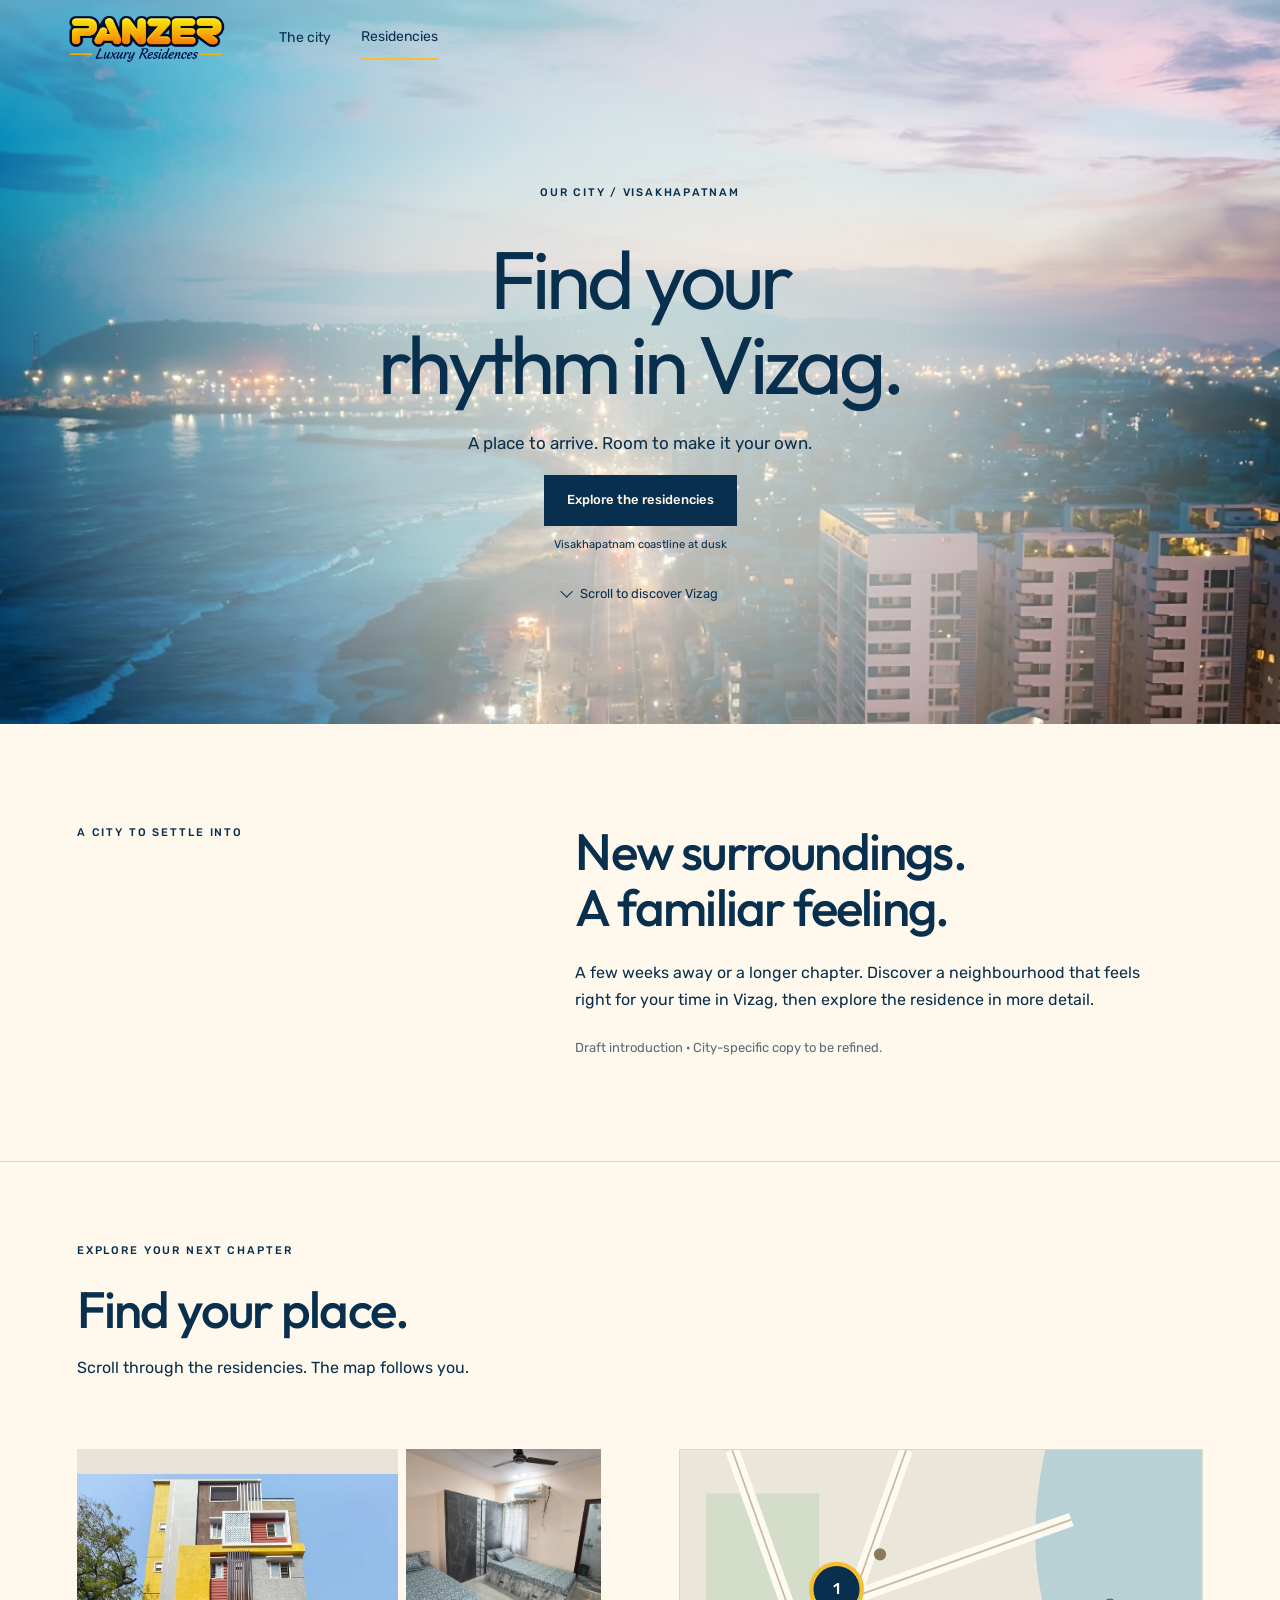
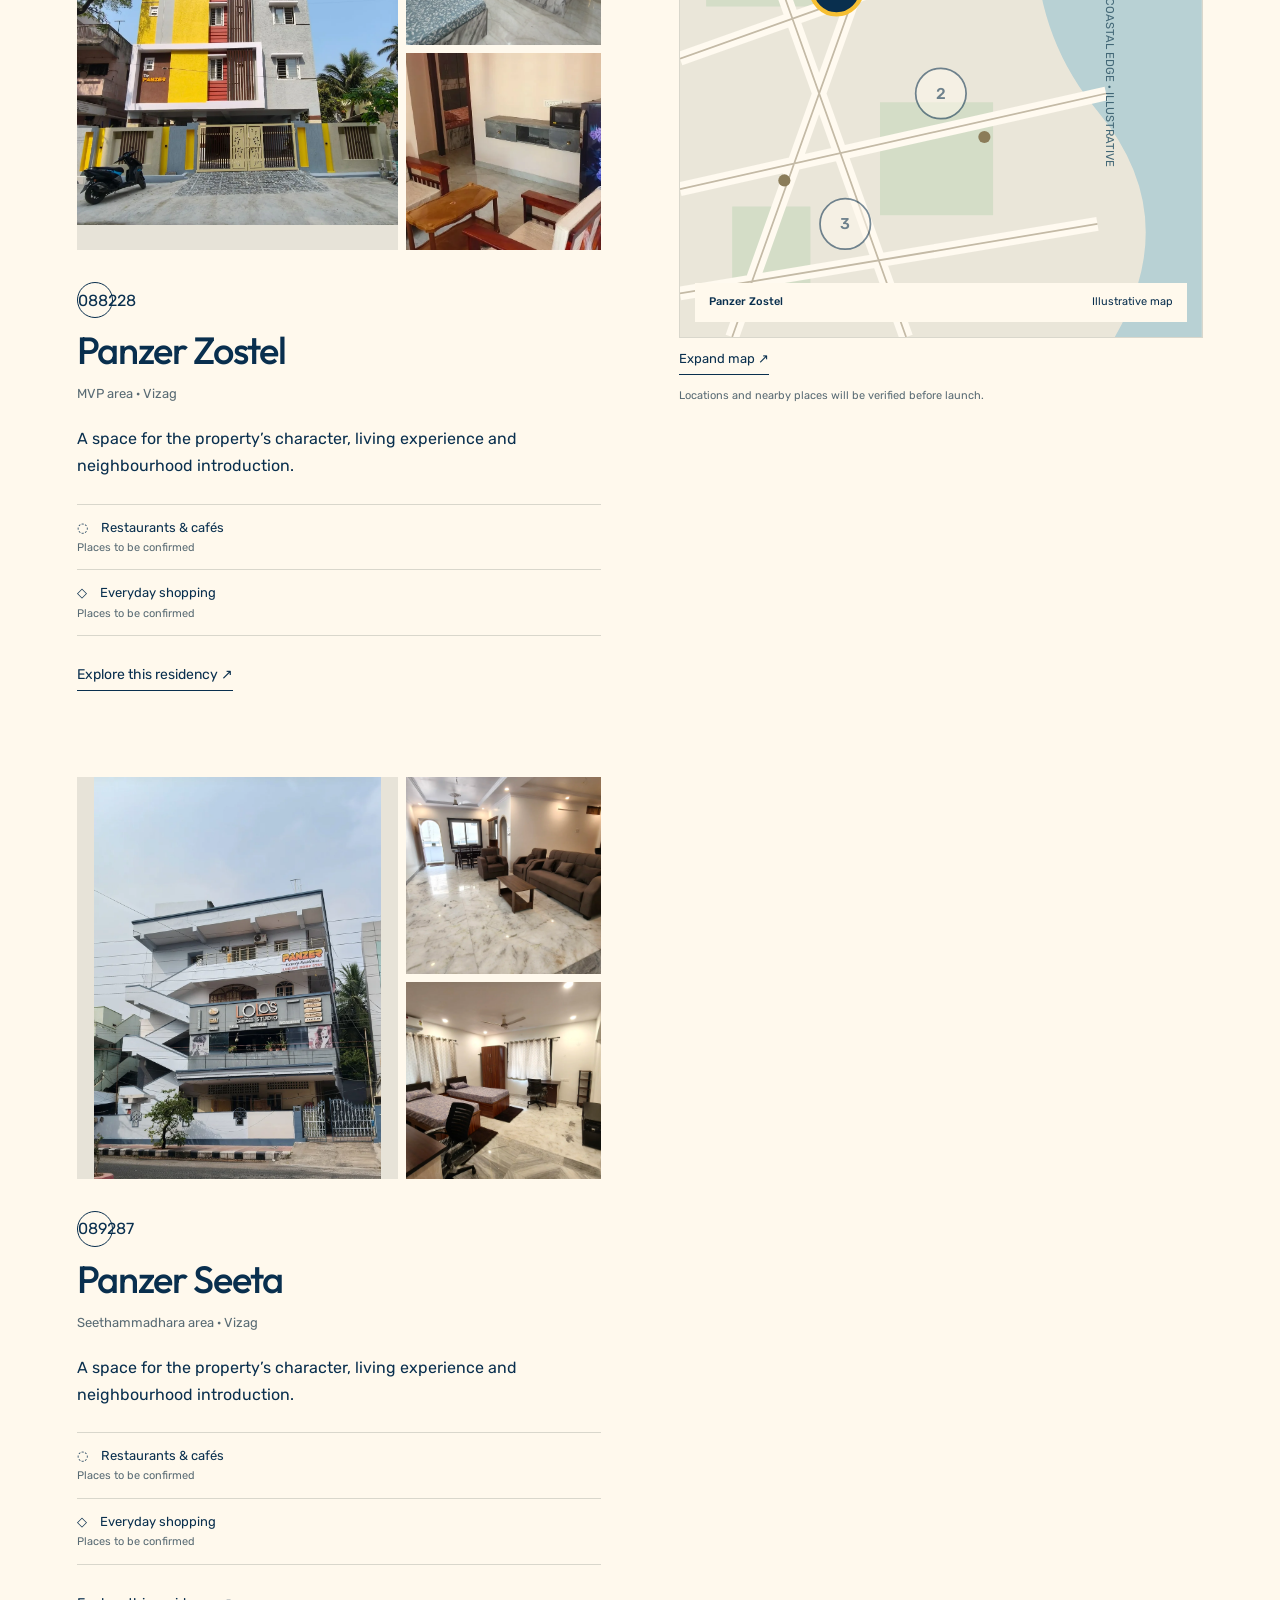
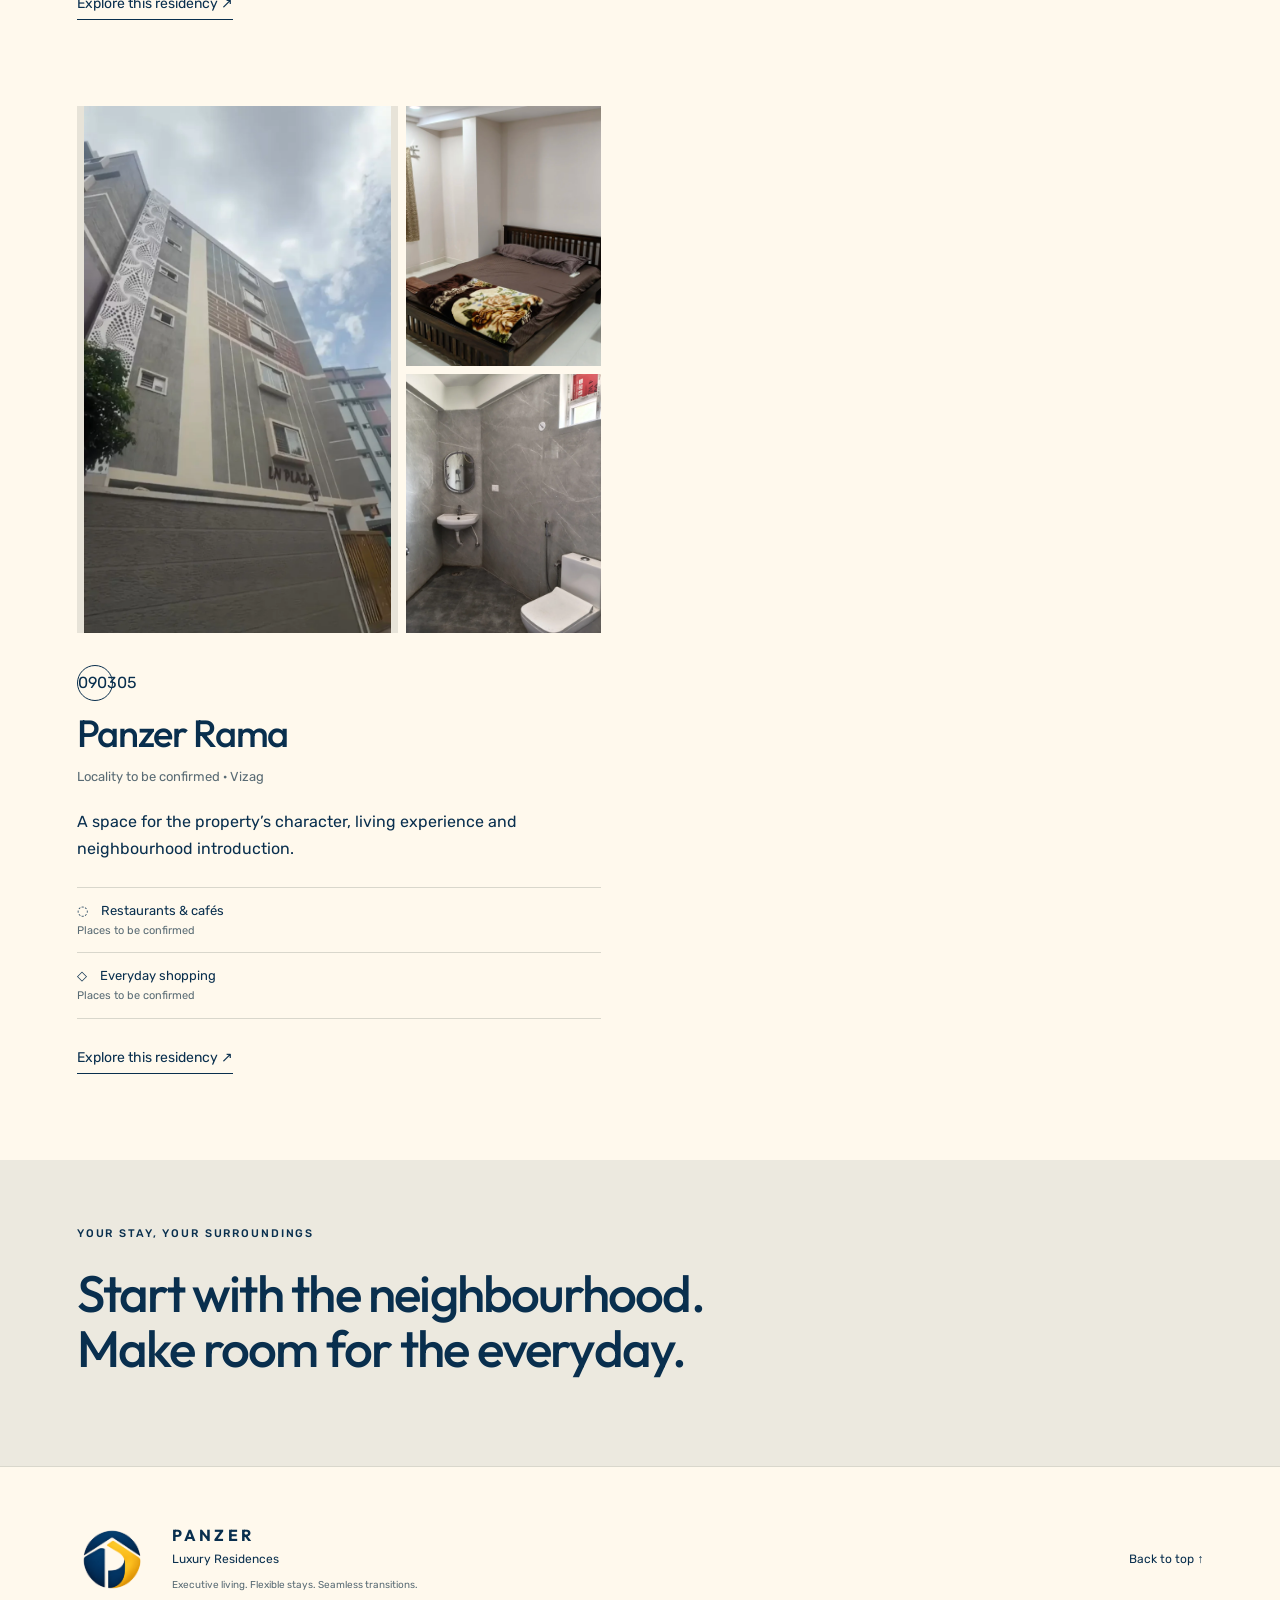
<file: prototypes/city.html>
<!doctype html><html lang="en"><head><meta charset="utf-8"><meta name="viewport" content="width=device-width, initial-scale=1"><meta name="description" content="Panzer Luxury Residences — executive living for weeks to months."><title>Vizag · Panzer Luxury Residences</title><link rel="stylesheet" href="/assets/residence-photos.css"></head><body><link rel="stylesheet" href="/assets/city-route.css?v=coast-36b36eb"><script type="module" src="/assets/city-route.mjs?v=coast-36b36eb"></script><script type="module" src="/assets/prototype.mjs?v=residence-names-1"></script><link rel="stylesheet" href="https://fonts.googleapis.com/css2?family=Outfit:wght@400;500;600&family=Rubik:wght@400;500&display=swap">
<link rel="stylesheet" href="/assets/hero-motion.css?v=coast-36b36eb">
<script type="module" src="/assets/hero-motion.mjs?v=coast-36b36eb"></script>
<script type="module" src="/assets/city-search.mjs?v=india"></script>
<script type="module" src="/assets/story-stack.mjs?v=residence-photos-1"></script>
<script type="module" src="/assets/desktop-journey.mjs?v=companion-reveal-1"></script>
<style>
#panzer-home{--pz-navy:#092F4E;--pz-gold:#F6BF32;--pz-paper:#FFF9ED;--pz-line:#d9d7ce;--pz-soft:#eee9dd;--pz-muted:#526575;background:var(--pz-paper);color:var(--pz-navy);font-family:'Rubik',sans-serif;font-size:15px;line-height:1.7;container-type:inline-size;color-scheme:light;overflow-wrap:break-word}
#panzer-home *{box-sizing:border-box}
#panzer-home h1,#panzer-home h2,#panzer-home h3,#panzer-home p,#panzer-home figure{margin:0}
#panzer-home h1,#panzer-home h2,#panzer-home h3{font-family:'Outfit',sans-serif;font-weight:500;line-height:1.1;color:inherit;letter-spacing:-.035em}
#panzer-home h1{font-size:clamp(43px,7.7cqw,78px);max-width:840px;margin:22px auto 25px}
#panzer-home h2{font-size:clamp(32px,4.3cqw,46px)}
#panzer-home h3{font-size:25px;letter-spacing:-.02em}
#panzer-home button,#panzer-home input,#panzer-home a{font:inherit}
#panzer-home a{color:inherit;text-decoration:none}
#panzer-home button{color:inherit}
#panzer-home a:hover{text-decoration:underline;text-underline-offset:5px}
#panzer-home .pz-wrap{padding-inline:clamp(22px,6cqw,64px)}
#panzer-home .pz-head{display:flex;align-items:center;justify-content:flex-start;gap:clamp(20px,4cqw,58px);padding-block:26px;border-bottom:1px solid var(--pz-line);padding-right:100px}
#panzer-home .pz-main-logo{width:186px;height:auto;display:block}
#panzer-home .pz-nav{display:flex;align-items:center;gap:22px;flex-wrap:wrap;font-size:13px}
#panzer-home .pz-link-cta{border-bottom:2px solid var(--pz-gold);padding:9px 0}
#panzer-home .pz-menu{display:none;border:1px solid var(--pz-line);background:transparent;padding:9px 14px}
#panzer-home .pz-hero{text-align:center;padding-block:80px 72px}
#panzer-home .pz-eyebrow{text-transform:uppercase;letter-spacing:.16em;font-size:11px;font-weight:500;line-height:1.5;display:block;margin-bottom:18px}
#panzer-home .pz-hero h1 span{display:block}
#panzer-home .pz-intro{max-width:510px;margin:auto;color:var(--pz-muted);font-size:16px}
#panzer-home .pz-search{max-width:520px;margin:33px auto 0;text-align:left}
#panzer-home .pz-search label{font-size:12px;display:block;margin-bottom:9px}
#panzer-home .pz-search-row{display:flex;gap:8px}
#panzer-home .pz-search input{min-width:0;flex:1;border:1px solid #9aa6aa;background:var(--pz-paper);border-radius:0;padding:13px 16px;color:var(--pz-navy);font-size:16px}
#panzer-home .pz-search input::placeholder{color:#62717b;opacity:1}
#panzer-home .pz-button{display:inline-flex;align-items:center;justify-content:center;gap:16px;background:var(--pz-navy);border:1px solid var(--pz-navy);color:var(--pz-paper);padding:13px 22px;min-height:48px;border-radius:0;font-size:13px;font-weight:500;text-decoration:none}
#panzer-home .pz-button.pz-gold{background:var(--pz-gold);color:var(--pz-navy);border-color:var(--pz-gold)}
#panzer-home .pz-small{font-size:12px;line-height:1.6;color:var(--pz-muted)}
#panzer-home .pz-search-meta{display:flex;justify-content:space-between;gap:12px;margin-top:12px;flex-wrap:wrap}
#panzer-home .pz-result{padding:16px 0 0;font-size:13px;line-height:1.6}
#panzer-home .pz-result:empty{display:none}
#panzer-home .pz-result a{text-decoration:underline;text-underline-offset:4px;display:inline-block;margin-top:8px}
#panzer-home .pz-status{display:inline-flex;align-items:center;gap:7px}
#panzer-home .pz-status:before{content:'';width:6px;height:6px;border-radius:50%;background:var(--pz-navy)}
#panzer-home .pz-story{display:grid;grid-template-columns:1fr 1fr;align-items:center;gap:55px;padding-block:70px;border-top:1px solid var(--pz-line)}
#panzer-home .pz-story p{margin-top:22px;color:var(--pz-muted)}
#panzer-home .pz-stack{position:relative;padding:30px 0 35px 28px;min-width:0}
#panzer-home .pz-photo{min-height:230px;background:var(--pz-soft);color:var(--pz-muted);position:relative;display:flex;align-items:center;justify-content:center;text-align:center;padding:25px;border:1px solid #cbc9bf}
#panzer-home .pz-photo:before,#panzer-home .pz-photo:after{content:'';position:absolute;background:#c4c6bd;height:1px;width:55px}
#panzer-home .pz-photo:before{top:18px;left:18px}
#panzer-home .pz-photo:after{right:18px;bottom:18px}
#panzer-home .pz-photo-label{font-size:12px;line-height:1.8;position:relative}
#panzer-home .pz-photo-label b{display:block;font-weight:500;font-size:14px;color:var(--pz-navy)}
#panzer-home .pz-photo-label i{display:block;font-style:normal;font-size:11px}
#panzer-home .pz-stack-back{position:absolute;inset:12px 40px 52px 0;background:#e4ddca;border:1px solid #c8c6ba;transform:rotate(-7deg)}
#panzer-home .pz-stack .pz-photo{transform:rotate(3deg);min-height:245px}
#panzer-home .pz-stack figcaption{font-size:11px;margin:22px 0 0;color:var(--pz-muted)}
#panzer-home .pz-audience{background:var(--pz-navy);color:var(--pz-paper);padding-block:64px}
#panzer-home .pz-audience .pz-eyebrow{color:var(--pz-gold)}
#panzer-home .pz-audience h2{max-width:650px}
#panzer-home .pz-three{display:grid;grid-template-columns:repeat(3,1fr);gap:28px;margin-top:38px}
#panzer-home .pz-person{border-top:1px solid #668092;padding-top:20px}
#panzer-home .pz-person .pz-number{color:var(--pz-gold);font-family:'Outfit',sans-serif;font-size:13px;display:block;margin-bottom:22px}
#panzer-home .pz-person h3{font-size:25px;margin-bottom:15px}
#panzer-home .pz-person p{font-size:13px;color:#d4dfe3;line-height:1.75}
#panzer-home .pz-living{padding-block:70px}
#panzer-home .pz-section-head{display:flex;justify-content:space-between;align-items:end;gap:30px;margin-bottom:32px}
#panzer-home .pz-section-head p{max-width:270px;font-size:13px;color:var(--pz-muted)}
#panzer-home .pz-panel{display:grid;grid-template-columns:1.12fr 1fr;margin-top:18px}
#panzer-home .pz-panel .pz-photo{border:0;min-height:290px}
#panzer-home .pz-panel-copy{padding:36px;background:var(--pz-gold);display:flex;flex-direction:column;justify-content:center;align-items:start}
#panzer-home .pz-panel-copy p{font-size:14px;margin-top:18px}
#panzer-home .pz-panel.pz-reverse{grid-template-columns:1fr 1.12fr}
#panzer-home .pz-reverse .pz-panel-copy{background:var(--pz-navy);color:var(--pz-paper)}
#panzer-home .pz-panel-copy .pz-eyebrow{margin-bottom:24px}
#panzer-home .pz-pending{margin-top:18px;font-size:11px;color:var(--pz-muted)}
#panzer-home .pz-locations{display:grid;grid-template-columns:1fr 1fr;gap:45px;border-top:1px solid var(--pz-line);padding-block:60px}
#panzer-home .pz-locations p{margin:22px 0;color:var(--pz-muted);font-size:14px}
#panzer-home .pz-city{border-top:2px solid var(--pz-navy);padding-top:20px}
#panzer-home .pz-city-top{display:flex;align-items:center;justify-content:space-between;gap:16px}
#panzer-home .pz-city h3{font-size:44px}
#panzer-home .pz-city .pz-status{font-size:11px;background:#efe6cb;padding:5px 10px}
#panzer-home .pz-city .pz-small{margin:10px 0 24px}
#panzer-home .pz-city-foot{border-top:1px solid var(--pz-line);padding-top:15px;font-size:12px}
#panzer-home .pz-plan{background:var(--pz-gold);padding-block:55px;display:grid;grid-template-columns:1fr 170px;gap:35px;align-items:center}
#panzer-home .pz-plan h2{max-width:620px}
#panzer-home .pz-plan p{margin:20px 0 25px;max-width:530px;font-size:14px}
#panzer-home .pz-qr{aspect-ratio:1;display:flex;align-items:center;justify-content:center;border:1px dashed #7c692e;font-size:12px;text-align:center;line-height:1.8;padding:20px;background:#f9cf61}
#panzer-home .pz-qr b{display:block;font-weight:500}
#panzer-home .pz-plan-note{font-size:11px;margin-top:15px;max-width:540px}
#panzer-home .pz-plan-status{font-size:13px;margin-top:15px;max-width:540px}
#panzer-home .pz-plan-status:empty{display:none}
#panzer-home .pz-footer{padding-block:38px;display:flex;gap:30px;justify-content:space-between;align-items:center}
#panzer-home .pz-footer-brand{display:flex;gap:16px;align-items:center}
#panzer-home .pz-companion{width:80px;height:80px;object-fit:contain}
#panzer-home .pz-footer-name{font-family:'Outfit',sans-serif;font-size:17px;font-weight:500;line-height:1.4}
#panzer-home .pz-footer .pz-small{margin-top:5px;font-size:11px}
#panzer-home .pz-footer-links{display:flex;gap:20px;font-size:12px}
#panzer-home [hidden]{display:none!important}
@container(max-width:700px){#panzer-home .pz-head{padding-right:24px;flex-wrap:wrap}#panzer-home .pz-main-logo{width:155px}#panzer-home .pz-menu{display:block}#panzer-home .pz-nav{display:none;width:100%;gap:10px 22px;padding-block:10px}#panzer-home .pz-nav.pz-open{display:flex}#panzer-home .pz-hero{padding-block:56px}#panzer-home .pz-story{gap:30px;padding-block:45px}#panzer-home .pz-story,#panzer-home .pz-locations{grid-template-columns:1fr}#panzer-home .pz-stack{max-width:500px;width:100%;margin:auto}#panzer-home .pz-three{gap:25px;grid-template-columns:1fr}#panzer-home .pz-person .pz-number{margin-bottom:12px}#panzer-home .pz-person p{max-width:440px}#panzer-home .pz-audience{padding-block:45px}#panzer-home .pz-section-head{display:block}#panzer-home .pz-section-head p{margin-top:20px;max-width:none}#panzer-home .pz-panel,#panzer-home .pz-panel.pz-reverse{grid-template-columns:1fr}#panzer-home .pz-reverse .pz-photo{order:-1}#panzer-home .pz-panel .pz-photo{min-height:230px}#panzer-home .pz-panel-copy{padding:32px}#panzer-home .pz-plan{grid-template-columns:1fr}#panzer-home .pz-qr{width:135px}#panzer-home .pz-footer{align-items:start;flex-direction:column}#panzer-home .pz-living{padding-block:45px}}
@container(max-width:390px){#panzer-home .pz-search-row{flex-direction:column}#panzer-home .pz-search-row .pz-button{align-self:stretch}#panzer-home .pz-city-top{align-items:start;flex-direction:column}#panzer-home .pz-hero h1{font-size:41px}#panzer-home .pz-footer-brand{gap:8px}#panzer-home .pz-companion{width:64px;height:64px}}

/* Full website refinement: static layouts; motion is deliberately deferred. */
#panzer-home{max-width:1600px;margin-inline:auto}
#panzer-home .pz-head{padding-right:clamp(22px,6cqw,64px)}
#panzer-home .pz-main-logo{width:204px}
#panzer-home .pz-nav{font-size:14px;gap:30px}
#panzer-home .pz-hero{padding-block:95px 86px}
#panzer-home .pz-hero h1{font-size:clamp(43px,7.2cqw,94px);max-width:1120px;font-weight:400;letter-spacing:-.05em}
#panzer-home .pz-intro{max-width:580px;font-size:17px}
#panzer-home .pz-story{padding-block:88px}
#panzer-home .pz-story h2{font-size:clamp(34px,4.2cqw,58px)}
#panzer-home .pz-audience{padding-block:76px 80px}
#panzer-home .pz-audience-heading{display:flex;justify-content:space-between;align-items:end;gap:24px;margin-bottom:52px}
#panzer-home .pz-audience-heading h2{font-size:clamp(36px,4.4cqw,62px)}
#panzer-home .pz-audience-layout{display:grid;grid-template-columns:1.15fr .85fr;gap:clamp(38px,7cqw,100px);align-items:start}
#panzer-home .pz-journeys{display:flex;flex-direction:column;gap:6px}
#panzer-home .pz-journey{position:relative;display:grid;grid-template-columns:35px 1fr;gap:12px;text-align:left;background:transparent;border:0;padding:26px 0 26px 27px;color:#bac9d4;cursor:pointer;width:100%;min-width:0}
#panzer-home .pz-journey[aria-pressed=true]{color:var(--pz-paper)}
#panzer-home .pz-journey[aria-pressed=true]:before{content:'';position:absolute;top:35px;left:0;width:10px;height:10px;background:var(--pz-gold)}
#panzer-home .pz-journey-number{font-size:12px;font-family:'Rubik',sans-serif;margin-top:8px;color:var(--pz-gold)}
#panzer-home .pz-journey-title{display:block;font-family:'Outfit',sans-serif;font-size:clamp(27px,3cqw,40px);letter-spacing:-.03em;line-height:1.2;font-weight:400}
#panzer-home .pz-journey-copy{display:block;font-size:14px;line-height:1.7;margin-top:13px;max-width:420px}
#panzer-home .pz-audience-visual .pz-photo{min-height:470px;background:#e9e1ce;border:0}
#panzer-home .pz-audience-visual figcaption{font-size:12px;color:#c8d4dd;margin-top:17px}
#panzer-home .pz-image-index{display:block;font-size:12px;letter-spacing:.18em;margin-bottom:28px;color:var(--pz-navy)}
#panzer-home .pz-living{padding-block:88px 65px}
#panzer-home .pz-section-head{margin-bottom:55px}
#panzer-home .pz-section-head h2{font-size:clamp(36px,4.4cqw,62px)}
#panzer-home .pz-panel,#panzer-home .pz-panel.pz-reverse{position:relative;isolation:isolate;display:grid;grid-template-columns:1fr 1fr;align-items:center;column-gap:7%;padding:62px 6%;margin-top:45px;min-height:480px}
#panzer-home .pz-panel:before{content:'';position:absolute;inset:0 19% 0 0;background:var(--pz-gold);z-index:-1}
#panzer-home .pz-panel.pz-reverse:before{inset:0 0 0 19%;background:var(--pz-navy)}
#panzer-home .pz-panel .pz-photo{height:345px;min-height:0;border:1px solid #c8c6bc;background:#e8e3d8;align-self:center}
#panzer-home .pz-panel-copy,#panzer-home .pz-reverse .pz-panel-copy{background:transparent;padding:22px 0;max-width:410px}
#panzer-home .pz-panel-copy h3{font-size:clamp(32px,3.5cqw,48px);font-weight:400;letter-spacing:-.035em}
#panzer-home .pz-panel-copy .pz-eyebrow{border-top:1px solid currentColor;padding-top:18px;width:100%;margin-bottom:27px}
#panzer-home .pz-panel-copy p{font-size:15px;max-width:370px}
#panzer-home .pz-pending{margin-top:30px}
#panzer-home .pz-locations{padding-block:75px}
#panzer-home .pz-plan{padding-block:65px}
#panzer-home :is(a,button,input):focus-visible{outline:3px solid #b5640a;outline-offset:5px}
#panzer-home .pz-audience button:focus-visible{outline-color:var(--pz-gold)}
@container(max-width:700px){
 #panzer-home .pz-main-logo{width:162px}
 #panzer-home .pz-nav{gap:15px 24px}
 #panzer-home .pz-hero{padding-block:60px}
 #panzer-home .pz-intro{font-size:16px}
 #panzer-home .pz-story{padding-block:50px}
 #panzer-home .pz-audience{padding-block:50px}
 #panzer-home .pz-audience-heading{align-items:start;flex-direction:column-reverse;gap:5px;margin-bottom:25px}
 #panzer-home .pz-audience-layout{grid-template-columns:1fr;gap:30px}
 #panzer-home .pz-audience-visual .pz-photo{min-height:310px}
 #panzer-home .pz-journey{padding-block:23px}
 #panzer-home .pz-journey-title{font-size:31px}
 #panzer-home .pz-living{padding-block:55px}
 #panzer-home .pz-section-head{margin-bottom:35px}
 #panzer-home .pz-panel,#panzer-home .pz-panel.pz-reverse{grid-template-columns:1fr;gap:14px;padding:32px 6%;min-height:0;margin-top:32px}
 #panzer-home .pz-panel:before{inset:0 12% 0 0}
 #panzer-home .pz-panel.pz-reverse:before{inset:0 0 0 12%}
 #panzer-home .pz-panel .pz-photo{height:240px;width:91%;justify-self:end;order:-1}
 #panzer-home .pz-panel.pz-reverse .pz-photo{justify-self:start;order:-1}
 #panzer-home .pz-panel-copy{margin-left:0;margin-right:12%;padding:16px 0 8px;max-width:none}
 #panzer-home .pz-reverse .pz-panel-copy{margin-left:12%;margin-right:0;padding:16px 0 8px}
 #panzer-home .pz-panel-copy h3{font-size:35px}
 #panzer-home .pz-locations{padding-block:50px}
}

/* Saturday: lower-homepage discovery and dedicated phone composition. */
html{scroll-behavior:smooth}body{margin:0;background:#FFF9ED}button,a,input{-webkit-tap-highlight-color:transparent}button{cursor:pointer}
#panzer-home .pz-discovery{border-top:1px solid var(--pz-line);padding-block:90px;background:#f3eddf}
#panzer-home .pz-discovery-head{display:flex;justify-content:space-between;align-items:end;gap:40px;margin-bottom:38px}
#panzer-home .pz-discovery h2{font-size:clamp(40px,5cqw,68px);font-weight:400}
#panzer-home .pz-discovery-head>p{max-width:340px;color:var(--pz-muted)}
#pz-property-search{max-width:640px}#pz-property-search label{display:block;font-size:13px;margin-bottom:10px}
#panzer-home #pz-property-city{min-width:0;flex:1;border:1px solid #87969b;padding:15px;background:var(--pz-paper);color:var(--pz-navy);font-size:16px;border-radius:0}
#panzer-home .pz-city-chip{background:transparent;border:0;border-bottom:1px solid #9c9d90;padding:12px 0;margin-top:8px;font-size:13px;min-height:44px}
#panzer-home #pz-property-status{font-size:13px;color:var(--pz-muted);margin-top:20px}
#panzer-home .pz-results-heading{display:flex;justify-content:space-between;gap:20px;align-items:center;margin:44px 0 10px}
#panzer-home .pz-results-heading>a{font-size:13px;text-decoration:underline;text-underline-offset:5px}
#panzer-home .pz-demo-note{font-size:12px;color:var(--pz-muted);max-width:650px;margin-bottom:24px}
#panzer-home .pz-property-grid{display:grid;grid-template-columns:repeat(3,minmax(0,1fr));gap:22px}
#panzer-home .pz-property{background:var(--pz-paper);border:1px solid #d9d2c2;display:block;text-decoration:none;transition:transform .2s ease,border-color .2s ease}
#panzer-home .pz-property:hover{transform:translateY(-4px);border-color:var(--pz-navy)}
#panzer-home .pz-property-art{aspect-ratio:1.5;position:relative;background:#d9dfd8;overflow:hidden}
#panzer-home .art-b{background:#ded6c7}#panzer-home .art-c{background:#ccd8df}
#panzer-home .pz-property-art>span{position:absolute;top:14px;left:16px;font-size:10px;letter-spacing:.04em}
#panzer-home .pz-property-art svg{width:100%;height:100%;fill:none;stroke:#526a70;stroke-width:2}
#panzer-home .pz-property-copy{padding:24px}#panzer-home .pz-property-copy .pz-eyebrow{font-size:10px;margin-bottom:12px}
#panzer-home .pz-property-copy h3{display:flex;justify-content:space-between;font-size:29px}#panzer-home .pz-property-copy p{color:var(--pz-muted);font-size:12px;margin-top:12px}
#panzer-home .pz-property-link{display:inline-block;font-size:12px;margin-top:24px;border-bottom:1px solid #9ca9a9;padding-bottom:4px}
#panzer-home .pz-footer-links{flex-wrap:wrap}#panzer-home .pz-footer-links a{padding-block:10px}
@container(max-width:900px){#panzer-home .pz-nav{gap:16px;font-size:12px}#panzer-home .pz-property-grid{gap:14px}#panzer-home .pz-property-copy{padding:18px}}
@container(max-width:700px){
 #panzer-home .pz-wrap{padding-inline:24px}#panzer-home .pz-head{padding-block:18px;gap:16px}#panzer-home .pz-main-logo{width:150px}#panzer-home .pz-menu{min-height:44px}
 #panzer-home .pz-nav{flex-direction:column;align-items:stretch;gap:0}#panzer-home .pz-nav a{padding:12px 0}
 #panzer-home .pz-hero{padding-block:48px 52px;text-align:left}#panzer-home .pz-hero h1{font-size:clamp(39px,10cqw,60px);line-height:1.04;letter-spacing:-.045em;margin:20px 0 24px;max-width:550px}
 #panzer-home .pz-hero h1 span{display:inline}#panzer-home .pz-hero .pz-eyebrow{max-width:270px;line-height:1.8;font-size:10px}#panzer-home .pz-intro{font-size:15px;line-height:1.8;margin:0;max-width:490px}
 #panzer-home .pz-search{margin:26px 0 0;max-width:none}#panzer-home .pz-search-row{flex-direction:column;gap:10px}#panzer-home .pz-search-row input{width:100%;min-height:52px}#panzer-home .pz-search-row .pz-button{width:100%;min-height:52px}
 #panzer-home .pz-search-meta{font-size:11px;gap:6px}#panzer-home .pz-journey{grid-template-columns:25px minmax(0,1fr);gap:8px;padding-left:20px}#panzer-home .pz-journey-title{font-size:29px}
 #panzer-home .pz-discovery{padding-block:54px}#panzer-home .pz-discovery-head{display:block;margin-bottom:28px}#panzer-home .pz-discovery-head>p{margin-top:22px;font-size:14px;max-width:450px}
 #panzer-home .pz-property-grid{grid-template-columns:1fr;gap:22px}#panzer-home .pz-property-art{aspect-ratio:1.65}#panzer-home .pz-property-copy{padding:23px}#panzer-home .pz-results-heading{align-items:start;flex-direction:column;gap:12px}
 #panzer-home .pz-property:hover{transform:none}#panzer-home .pz-footer{padding-block:30px;gap:20px}#panzer-home .pz-footer-name{font-size:15px}
}
@media(prefers-reduced-motion:reduce){html{scroll-behavior:auto}#panzer-home .pz-property{transition:none;transform:none}}

/* Static fallback; the enhanced mobile story deck uses story-stack.css/mjs. */
#panzer-home .pz-stack-middle,#panzer-home .pz-static-story-photo,#panzer-home .pz-stack-caption{display:none}
@container(max-width:700px){
 #panzer-home .pz-story{gap:34px;padding-block:50px 48px}
 #panzer-home .pz-story h2{font-size:clamp(32px,8.6cqw,48px);line-height:1.08}
 #panzer-home .pz-story p{font-size:15px;line-height:1.8;margin-top:20px}
 #panzer-home .pz-stack{padding:25px 14px 0;max-width:450px;isolation:isolate}
 #panzer-home .pz-stack-back{inset:8px 25px 86px 19px;transform:rotate(-7deg);background:#d4ddd7;border:1px solid #a9bbb5;z-index:-2;border-radius:3px}
 #panzer-home .pz-stack-middle{display:block;position:absolute;inset:15px 13px 78px 24px;background:#e4d5b9;border:1px solid #c0af8a;transform:rotate(5deg);z-index:-1;border-radius:3px}
 #panzer-home .pz-stack .pz-photo{display:block;min-height:0;height:clamp(280px,80cqw,355px);padding:0;transform:none;overflow:hidden;border-radius:3px;background:#e8e3d8;border-color:#bfc7c1;box-shadow:0 12px 24px #092f4e12}
 #panzer-home .pz-stack .pz-photo:before,#panzer-home .pz-stack .pz-photo:after{display:none}
 #panzer-home .pz-static-story-photo{display:block;width:100%;height:100%;object-fit:cover}
 #panzer-home .pz-stack .pz-photo-label{position:absolute;inset:auto 0 0;padding:18px 14px;background:#fff9edf5;text-align:left;font-size:11px;line-height:1.6}
 #panzer-home .pz-stack .pz-photo-label b{font-size:14px;margin-bottom:4px}
 #panzer-home .pz-stack .pz-stack-caption{display:flex;flex-direction:column;gap:4px;margin:19px 0 0;font-size:10px;line-height:1.6;letter-spacing:.02em}
 #panzer-home .pz-stack-caption>span:first-child{color:var(--pz-navy);font-weight:500}
}

#panzer-home .pz-city-field{position:relative;flex:1;min-width:0}
#panzer-home .pz-city-field input{width:100%;height:100%}
#panzer-home .pz-hero:has(.pz-suggestions:not([hidden])){z-index:2}
#panzer-home .pz-suggestions{position:absolute;inset:calc(100% + 4px) 0 auto;z-index:3;background:#fffaf0;border:1px solid #b6b7a9;border-radius:5px;box-shadow:0 12px 28px #092f4e20;overflow:hidden}
#panzer-home .pz-suggestions-status,#panzer-home .pz-geodata{display:block;padding:7px 14px;font-size:12px;color:#526575}
#panzer-home .pz-geodata a{text-decoration:underline}
#panzer-home .pz-suggestions-status:empty{display:none}
#pz-city-options{list-style:none;margin:0;padding:0;max-height:min(238px,35dvh);overflow-y:auto;overscroll-behavior:contain}
#pz-city-options li{display:flex;align-items:center;justify-content:space-between;gap:10px;min-height:44px;padding:8px 14px;cursor:pointer}
#pz-city-options li small{color:#526575}
#pz-city-options li:hover,#pz-city-options [aria-selected=true]{background:#f7e8c3}
</style>
<link rel="stylesheet" href="/assets/story-stack.css?v=residence-photos-1">
<link rel="stylesheet" href="/assets/desktop-journey.css?v=companion-halo-3">
<div id="panzer-home" class="pz-city-view">
  <header class="pz-head pz-wrap" id="pz-top">
    <a href="/" aria-label="Panzer Luxury Residences home"><img class="pz-main-logo" src="/assets/panzer-main-logo-transparent.png" alt="PANZER Luxury Residences"></a>
    <button type="button" class="pz-menu cursor-interaction" aria-expanded="false" aria-controls="pz-nav">Menu</button>
    <nav class="pz-nav" id="pz-nav" aria-label="Main navigation"><a href="#pz-story">Our story</a><a href="#pz-living">Living</a><a href="/prototypes/city.html">Our city</a><a href="#pz-residences" class="pz-link-cta">Find a residence ↗</a><a class="pz-city-nav" href="#introduction">The city</a><a class="pz-city-nav pz-link-cta" href="#residencies">Residencies</a></nav>
  </header>
  <main>
    <section class="pz-hero pz-wrap" aria-labelledby="pz-headline">
      <span class="pz-eyebrow">Arrive. Settle in. Focus on what matters.</span>
      <h1 id="pz-headline">Executive living <span>for weeks to months.</span></h1>
      <p class="pz-intro">For the space between arriving in a city and making it home. Professionally managed residences for your next assignment, project or move.</p>
      <form class="pz-search" novalidate>
        <label for="pz-city-input">Where will your next chapter take you?</label>
        <div class="pz-search-row"><div class="pz-city-field"><input role="combobox" aria-autocomplete="list" aria-expanded="false" aria-controls="pz-city-options" id="pz-city-input" type="text" maxlength="80" placeholder="Enter a city in India" autocomplete="off" aria-describedby="pz-search-meta pz-search-result"><div class="pz-suggestions" hidden><div class="pz-suggestions-status" role="status"></div><ul id="pz-city-options" role="listbox" aria-label="City suggestions"></ul><small class="pz-geodata">City data from <a href="https://www.geonames.org/" target="_blank" rel="noopener">GeoNames</a></small></div></div><button class="pz-button cursor-interaction" type="button">Find your city <span aria-hidden="true">↗</span></button></div>
        <div class="pz-search-meta pz-small" id="pz-search-meta"><span class="pz-status">Currently in Vizag</span><span>Stays from weeks to months</span></div>
        <div class="pz-result" id="pz-search-result" role="status" aria-live="polite"></div>
      </form>
    <div class="pz-city-copy">
    <span class="pz-eyebrow">Our city / Visakhapatnam</span>
    <h1 id="pz-city-title" tabindex="-1">Find your <span>rhythm in Vizag.</span></h1>
    <p class="pz-intro">A place to arrive. Room to make it your own.</p>
    <a class="pz-button" href="#residencies">Explore the residencies</a>
    <small class="pz-city-caption">Room illustration · not a property photograph</small>
  </div>
    </section>
    <section class="pz-story pz-wrap" id="pz-story" aria-labelledby="pz-story-title">
      <div><span class="pz-eyebrow">Why Panzer exists</span><h2 id="pz-story-title">Between arriving<br>and belonging.</h2><p>A new city comes with enough to think about. Finding your feet. Starting a role. Getting a project moving.</p><p>Panzer gives you a home-like place to settle for the weeks or months ahead—with comfort, privacy and professional management, so you can focus on what brought you here.</p></div>
      <figure class="pz-stack"><div class="pz-stack-back" aria-hidden="true"></div><div class="pz-stack-middle" aria-hidden="true"></div><div class="pz-photo"><img class="pz-static-story-photo" src="/assets/seeta-living-room-sofa-and-windows.webp" width="1440" height="1080" alt="Sofas around a coffee table in the living room at Panzer Seeta"></div><figcaption class="pz-stack-caption"><span>Panzer Seeta · Living room</span></figcaption></figure>
    </section>
    <section class="pz-audience pz-wrap" id="pz-audience" aria-labelledby="pz-audience-title">
  <div class="pz-audience-heading"><h2 id="pz-audience-title">Different journeys.<br>A place to settle.</h2><span class="pz-eyebrow">Who it's for</span></div>
  <div class="pz-audience-layout">
    <div class="pz-journeys" role="group" aria-label="Explore the kind of stay that suits you">
      <button type="button" class="pz-journey" aria-pressed="true" data-journey="0"><span class="pz-journey-number">01</span><span><span class="pz-journey-title">Relocating.</span><span class="pz-journey-copy">For executives and employees moving to a new city. A comfortable place to settle while your next permanent home takes shape.</span></span></button>
      <button type="button" class="pz-journey" aria-pressed="false" data-journey="1"><span class="pz-journey-number">02</span><span><span class="pz-journey-title">On assignment.</span><span class="pz-journey-copy">For corporate executives, government officials and visiting professionals who need a base for the weeks or months ahead.</span></span></button>
      <button type="button" class="pz-journey" aria-pressed="false" data-journey="2"><span class="pz-journey-number">03</span><span><span class="pz-journey-title">Here for a project.</span><span class="pz-journey-copy">For consultants and project teams. Space to return to after a day's work, for as long as the assignment takes.</span></span></button>
    </div>
    <figure class="pz-audience-visual" aria-live="polite"><div class="pz-photo"><span class="pz-photo-label"><span class="pz-image-index">01 / 03</span><b id="pz-journey-photo-title">A place for your new beginning</b><span id="pz-journey-photo-caption">Arrival &amp; residence photograph</span><i>Photo placement · original to be supplied</i></span></div><figcaption id="pz-journey-caption">A new city. A little more certainty.</figcaption></figure>
  </div>
</section>
    <section class="pz-living" id="pz-living" aria-labelledby="pz-living-title">
      <div class="pz-section-head pz-wrap"><div><span class="pz-eyebrow">The living experience</span><h2 id="pz-living-title">Space to live.<br>Space to focus.</h2></div><p>Executive living. Flexible stays.<br>Seamless transitions.</p></div>
      <div class="pz-panel"><div class="pz-panel-copy"><span class="pz-eyebrow">Make yourself at home</span><h3>More room for<br>your everyday.</h3><p>A home-like setting for an extended stay. A place to return to, unwind and find your own rhythm in a new city.</p></div>
        <ul class="pz-amenities" aria-label="Residence amenities">
          <li style="--pz-order:0"><svg aria-hidden="true" focusable="false"><use href="/assets/living-amenities.svg#desk"/></svg><span>Work desk</span></li>
          <li style="--pz-order:1"><svg aria-hidden="true" focusable="false"><use href="/assets/living-amenities.svg#wifi"/></svg><span>Wi-Fi</span></li>
          <li style="--pz-order:2"><svg aria-hidden="true" focusable="false"><use href="/assets/living-amenities.svg#room"/></svg><span>Furnished room</span></li>
          <li style="--pz-order:3"><svg aria-hidden="true" focusable="false"><use href="/assets/living-amenities.svg#housekeeping"/></svg><span>Housekeeping</span></li>
          <li style="--pz-order:4"><svg aria-hidden="true" focusable="false"><use href="/assets/living-amenities.svg#laundry"/></svg><span>Laundry</span></li>
          <li style="--pz-order:5"><svg aria-hidden="true" focusable="false"><use href="/assets/living-amenities.svg#assistance"/></svg><span>Onsite assistance</span></li>
        </ul></div>
      <div class="pz-panel pz-reverse">
        <div class="pz-brand-lockup">
          <div class="pz-brand-symbol"><img src="/assets/panzer-companion.png" width="240" height="240" alt=""></div>
          <div class="pz-brand-words"><div class="pz-brand-name">Panzer<br>Luxury Residences</div><p class="pz-brand-tagline">Arrive. Settle in. Focus on what matters.</p></div>
        </div>
        <div class="pz-panel-copy"><span class="pz-eyebrow">Focus on what matters</span><h3>A stay with<br>people behind it.</h3><p>Professionally managed residences that make the transition into a new city feel more settled, whether you're here for a project, an assignment or a move.</p></div></div>
    </section>
    <section class="pz-discovery pz-wrap" id="pz-residences" aria-labelledby="pz-discovery-title"><div class="pz-discovery-head"><div><span class="pz-eyebrow">A place to make your own</span><h2 id="pz-discovery-title">Find your<br>next residence.</h2></div><p>Choose your city. Explore the places you could call home for the weeks or months ahead.</p></div><form id="pz-property-search" novalidate><label for="pz-property-city">Which city are you looking for?</label><div class="pz-search-row"><input id="pz-property-city" placeholder="Enter a city" maxlength="80" aria-describedby="pz-property-status" autocomplete="off"><button class="pz-button pz-gold" type="submit">Find residences <span aria-hidden="true">↗</span></button></div><button class="pz-city-chip" type="button">Explore Vizag <span aria-hidden="true">↗</span></button></form><p id="pz-property-status" role="status">Currently in Vizag. Search above or choose Explore Vizag.</p><div id="pz-properties" hidden><div class="pz-results-heading"><h3>Residences in Vizag</h3><a href="/prototypes/city.html">Explore the city →</a></div><p class="pz-demo-note">Photos show the residences in Vizag.</p><div class="pz-property-grid"><a class="pz-property" href="/prototypes/residency.html" aria-label="Explore Panzer Zostel"><div class="pz-property-art"><img src="/assets/zostel-exterior-yellow-facade.webp" alt="Panzer Zostel building exterior" loading="lazy"></div><div class="pz-property-copy"><span class="pz-eyebrow">Vizag · Example A</span><h3>Panzer Zostel<span aria-hidden="true">↗</span></h3><p>MVP · illustrative locality</p><span class="pz-property-link">Explore residence</span></div></a><a class="pz-property" href="/prototypes/residency-b.html" aria-label="Explore Panzer Seeta"><div class="pz-property-art"><img src="/assets/seeta-exterior-front-elevation.webp" alt="Panzer Seeta building exterior" loading="lazy"></div><div class="pz-property-copy"><span class="pz-eyebrow">Vizag · Example B</span><h3>Panzer Seeta<span aria-hidden="true">↗</span></h3><p>Seethammadhara · illustrative locality</p><span class="pz-property-link">Explore residence</span></div></a><a class="pz-property" href="/prototypes/residency-c.html" aria-label="Explore Panzer Rama"><div class="pz-property-art"><img src="/assets/rama-exterior-street-level-view.webp" alt="Panzer Rama building exterior" loading="lazy"></div><div class="pz-property-copy"><span class="pz-eyebrow">Vizag · Example C</span><h3>Panzer Rama<span aria-hidden="true">↗</span></h3><p>Locality to be confirmed</p><span class="pz-property-link">Explore residence</span></div></a></div></div></section>
  </main>
  <footer class="pz-footer pz-wrap"><div class="pz-footer-brand"><img src="[data-uri]" class="pz-companion" alt="Approved S3 Flowing Roof companion symbol"><div><div class="pz-footer-name">Panzer<br>Luxury Residences</div><div class="pz-small">Arrive. Settle in. Focus on what matters.</div></div></div><nav class="pz-footer-links" aria-label="Footer navigation"><a href="#pz-story">Our story</a><a href="/prototypes/city.html">Vizag</a><a href="#pz-top">Back to top ↑</a></nav></footer>
</div>
<script>
(()=>{
 const root=document.getElementById('panzer-home');
 const form=root.querySelector('.pz-search'),input=root.querySelector('#pz-city-input'),result=root.querySelector('#pz-search-result');
 const menu=root.querySelector('.pz-menu'),nav=root.querySelector('#pz-nav');
 function showCity(city){
   result.replaceChildren();
   const clean=city.trim(),key=clean.toLowerCase();
   if(!clean){result.textContent='Enter a city to explore Panzer.';input.setAttribute('aria-invalid','true');return;}
   input.removeAttribute('aria-invalid');
   const text=document.createElement('div');
   if(['vizag','visakhapatnam','vishakhapatnam'].includes(key)){
     text.textContent='Welcome to Vizag. Panzer is currently available in this city. Explore the city and its neighbourhoods to find your next residence.';
     result.append(text);
     const link=document.createElement('a');link.href='/prototypes/city.html';link.textContent='Explore our Vizag location →';result.append(link);
   }else{text.textContent='Coming soon. Panzer is not currently available in '+clean+'. No launch date or expansion to this city is confirmed.';result.append(text);}
 }
 let lastSearch=0;
 function displaySearch(city){showCity(city);root.dispatchEvent(new CustomEvent('pz:city-submitted',{detail:{city}}));}
 function search(){
   const typed=input.value, sequence=++lastSearch;
   if(!typed.trim()||!form.resolveCity){displaySearch(typed);return;}
   form.resolveCity(typed).then(city=>{
     if(sequence!==lastSearch||input.value!==typed)return;
     if(city){input.value=city.name;displaySearch(city.name);return;}
     input.setAttribute('aria-invalid','true');
     result.textContent='No matching city in India. Check the spelling or choose a suggestion.';
   }).catch(()=>{
     if(sequence===lastSearch && input.value===typed)result.textContent='City search could not load. Please try again.';
   });
 }
 form.addEventListener('submit',event=>{event.preventDefault();search();});
 form.querySelector('button').addEventListener('click',search);
 input.addEventListener('keydown',event=>{if(event.key==='Enter'){event.preventDefault();search();}});
 input.addEventListener('input',()=>{result.replaceChildren();input.removeAttribute('aria-invalid');});
 menu.addEventListener('click',()=>{const open=menu.getAttribute('aria-expanded')!=='true';menu.setAttribute('aria-expanded',String(open));nav.classList.toggle('pz-open',open);});
 root.addEventListener('click',event=>{const link=event.target.closest('a[href^="#pz-"]');if(!link)return;const destination=root.querySelector(link.getAttribute('href'));if(destination){event.preventDefault();destination.scrollIntoView({behavior:'instant',block:'start'});nav.classList.remove('pz-open');menu.setAttribute('aria-expanded','false');}});
 const journeys=[
 ['A place for your new beginning','Arrival & residence photograph','A new city. A little more certainty.'],
 ['Settle in for the assignment ahead','Executive living photograph','Your assignment has a place to begin.'],
 ['A base for the work ahead','Professional living photograph','Here for the project. At home for the stay.']
 ];
 root.querySelectorAll('[data-journey]').forEach(button=>button.addEventListener('click',()=>{
   root.querySelectorAll('[data-journey]').forEach(other=>other.setAttribute('aria-pressed',String(other===button)));
   const i=Number(button.dataset.journey),item=journeys[i];
   root.querySelector('#pz-journey-photo-title').textContent=item[0];
   root.querySelector('#pz-journey-photo-caption').textContent=item[1];
   root.querySelector('#pz-journey-caption').textContent=item[2];
   root.querySelector('.pz-image-index').textContent=String(i+1).padStart(2,'0')+' / 03';
 }));

 const propertyForm=root.querySelector('#pz-property-search'),propertyInput=root.querySelector('#pz-property-city'),propertyStatus=root.querySelector('#pz-property-status'),properties=root.querySelector('#pz-properties');
 function findProperties(){const city=propertyInput.value.trim();properties.hidden=true;propertyInput.removeAttribute('aria-invalid');if(!city){propertyStatus.textContent='Enter a city to find residences.';propertyInput.setAttribute('aria-invalid','true');propertyInput.focus();return;}if(['vizag','visakhapatnam','vishakhapatnam'].includes(city.toLowerCase())){properties.hidden=false;propertyStatus.textContent='Showing the illustrative Vizag residency layout.';}else{propertyStatus.textContent='Panzer is not currently available in '+city+'. No launch date is confirmed. Try Vizag.';}}
 propertyForm.addEventListener('submit',e=>{e.preventDefault();findProperties()});
 root.querySelector('.pz-city-chip').addEventListener('click',()=>{propertyInput.value='Vizag';findProperties()});
 propertyInput.addEventListener('input',()=>{properties.hidden=true;propertyInput.removeAttribute('aria-invalid');propertyStatus.textContent='Submit your city to update the residences.'});
 menu.addEventListener('keydown',e=>{if(e.key==='Escape'){nav.classList.remove('pz-open');menu.setAttribute('aria-expanded','false')}});
 nav.addEventListener('keydown',e=>{if(e.key==='Escape'){nav.classList.remove('pz-open');menu.setAttribute('aria-expanded','false');menu.focus()}});

})();
</script>




<div class="pz-city-details"><section id="introduction" class="intro wrap">
<span class="eyebrow">A CITY TO SETTLE INTO</span>
<div>
<h2>New surroundings.<br>A familiar feeling.</h2>
<p>A few weeks away or a longer chapter. Discover a neighbourhood that feels right for your time in Vizag, then explore the residence in more detail.</p>
<small>Draft introduction · City-specific copy to be refined.</small>
</div>
</section>
<section id="residencies" class="discovery wrap">
<div class="section-title">
<span class="eyebrow">EXPLORE YOUR NEXT CHAPTER</span>
<h2>Find your place.</h2>
<p>Scroll through the residencies. The map follows you.</p>
</div>
<div class="discovery-grid">
<aside class="map-sticky">
<div class="map" aria-label="Illustrative neighbourhood map">
<svg viewBox="0 0 600 560" role="img" aria-label="Schematic coastal neighbourhood; positions are illustrative">
<rect width="600" height="560" fill="#eae6d9"/>
<path d="M420 0Q380 180 480 300T500 560H600V0" fill="#b8d1d4"/>
<g fill="#d4ddc7">
<path d="M30 50H160V180H30Z"/>
<path d="M230 290H360V420H230Z"/>
<path d="M60 410H150V520H60Z"/>
</g>
<g stroke="#fffaf0" stroke-width="16" fill="none">
<path d="M0 240L450 80M60 0L260 560M260 0L60 560M0 390L490 280M0 510L480 430"/>
</g>
<g stroke="#c4baa6" stroke-width="2" fill="none">
<path d="M0 240L450 80M60 0L260 560M260 0L60 560M0 390L490 280M0 510L480 430"/>
</g>
<text x="490" y="170" fill="#426776" font-size="13" transform="rotate(90 490 170)">COASTAL EDGE · ILLUSTRATIVE</text>
<g class="point" data-point="0" transform="translate(180 160)"><title>Panzer Zostel</title>
<circle r="29"/>
<text text-anchor="middle" y="6">1</text>
</g>
<g class="point" data-point="1" transform="translate(300 280)"><title>Panzer Seeta</title>
<circle r="29"/>
<text text-anchor="middle" y="6">2</text>
</g>
<g class="point" data-point="2" transform="translate(190 430)"><title>Panzer Rama</title>
<circle r="29"/>
<text text-anchor="middle" y="6">3</text>
</g>
<g fill="#8b7c59">
<circle cx="230" cy="120" r="7"/>
<circle cx="350" cy="330" r="7"/>
<circle cx="120" cy="380" r="7"/>
</g>
</svg>
<div class="map-caption">
<span class="map-label">Panzer Zostel</span>
<span>Illustrative map</span>
</div>
</div>
<button class="expand-map">Expand map ↗</button>
<p class="map-help">Locations and nearby places will be verified before launch.</p>
</aside>
<div class="residency-stories">
<article class="story" data-story="0" id="residency-a">
<div class="scene residency-photos" aria-label="Panzer Zostel photos"><img src="/assets/zostel-exterior-yellow-facade.webp" alt="Panzer Zostel building exterior" loading="lazy"><div><img src="/assets/zostel-twin-bedroom-blue-bedding.webp" alt="Twin beds with blue bedding at Panzer Zostel" loading="lazy"><img src="/assets/zostel-sitting-area-with-fridge.webp" alt="Sitting area with a fridge at Panzer Zostel" loading="lazy"></div></div>
<div class="story-top">
<span class="letter">088228
</div>
<h3>Panzer Zostel</h3>
<p class="locality">MVP area · Vizag</p>
<p>A space for the property’s character, living experience and neighbourhood introduction.</p>
<ul class="nearby">
<li>
<span>◌</span> Restaurants & cafés <small>Places to be confirmed</small>
</li>
<li>
<span>◇</span> Everyday shopping <small>Places to be confirmed</small>
</li>
</ul>
<a class="text-link" aria-label="Explore Panzer Zostel" href="/prototypes/residency.html">Explore this residency ↗</a>
</article>
<article class="story" data-story="1" id="residency-b">
<div class="scene residency-photos" aria-label="Panzer Seeta photos"><img src="/assets/seeta-exterior-front-elevation.webp" alt="Panzer Seeta building exterior" loading="lazy"><div><img src="/assets/seeta-living-room-sofa-and-windows.webp" alt="Living room with sofas and windows at Panzer Seeta" loading="lazy"><img src="/assets/seeta-twin-bedroom-wide-window-view.webp" alt="Twin bedroom with a desk by the window at Panzer Seeta" loading="lazy"></div></div>
<div class="story-top">
<span class="letter">089287
</div>
<h3>Panzer Seeta</h3>
<p class="locality">Seethammadhara area · Vizag</p>
<p>A space for the property’s character, living experience and neighbourhood introduction.</p>
<ul class="nearby">
<li>
<span>◌</span> Restaurants & cafés <small>Places to be confirmed</small>
</li>
<li>
<span>◇</span> Everyday shopping <small>Places to be confirmed</small>
</li>
</ul>
<a class="text-link" aria-label="Explore Panzer Seeta" href="/prototypes/residency-b.html">Explore this residency ↗</a>
</article>
<article class="story" data-story="2" id="residency-c">
<div class="scene residency-photos" aria-label="Panzer Rama photos"><img src="/assets/rama-exterior-street-level-view.webp" alt="Panzer Rama building exterior" loading="lazy"><div><img src="/assets/rama-bedroom-with-armchair.webp" alt="Bedroom with an armchair at Panzer Rama" loading="lazy"><img src="/assets/rama-bathroom-grey-tile.webp" alt="Grey-tiled bathroom at Panzer Rama" loading="lazy"></div></div>
<div class="story-top">
<span class="letter">090305
</div>
<h3>Panzer Rama</h3>
<p class="locality">Locality to be confirmed · Vizag</p>
<p>A space for the property’s character, living experience and neighbourhood introduction.</p>
<ul class="nearby">
<li>
<span>◌</span> Restaurants & cafés <small>Places to be confirmed</small>
</li>
<li>
<span>◇</span> Everyday shopping <small>Places to be confirmed</small>
</li>
</ul>
<a class="text-link" aria-label="Explore Panzer Rama" href="/prototypes/residency-c.html">Explore this residency ↗</a>
</article>
</div>
</div>
</section>
<section class="closing wrap">
<span class="eyebrow">YOUR STAY, YOUR SURROUNDINGS</span>
<h2>Start with the neighbourhood.<br>Make room for the everyday.</h2>
</section>
<footer>
<img src="/prototypes/companion.png" alt="S3 Flowing Roof companion logo" width="70">
<div>
<strong>PANZER</strong>
<p>Luxury Residences</p>
<small>Executive living. Flexible stays. Seamless transitions.</small>
</div>
<a href="#pz-top">Back to top ↑</a>
</footer>
<div id="notice" role="status" class="notice" hidden>
</div>
<dialog id="map-dialog">
<button class="close-map">Close map ×</button>
<h2>Your neighbourhood</h2>
<p>Illustrative layout only · Not a navigation map</p>
<div class="large-map">
</div>
</dialog></div></body></html>
</file>
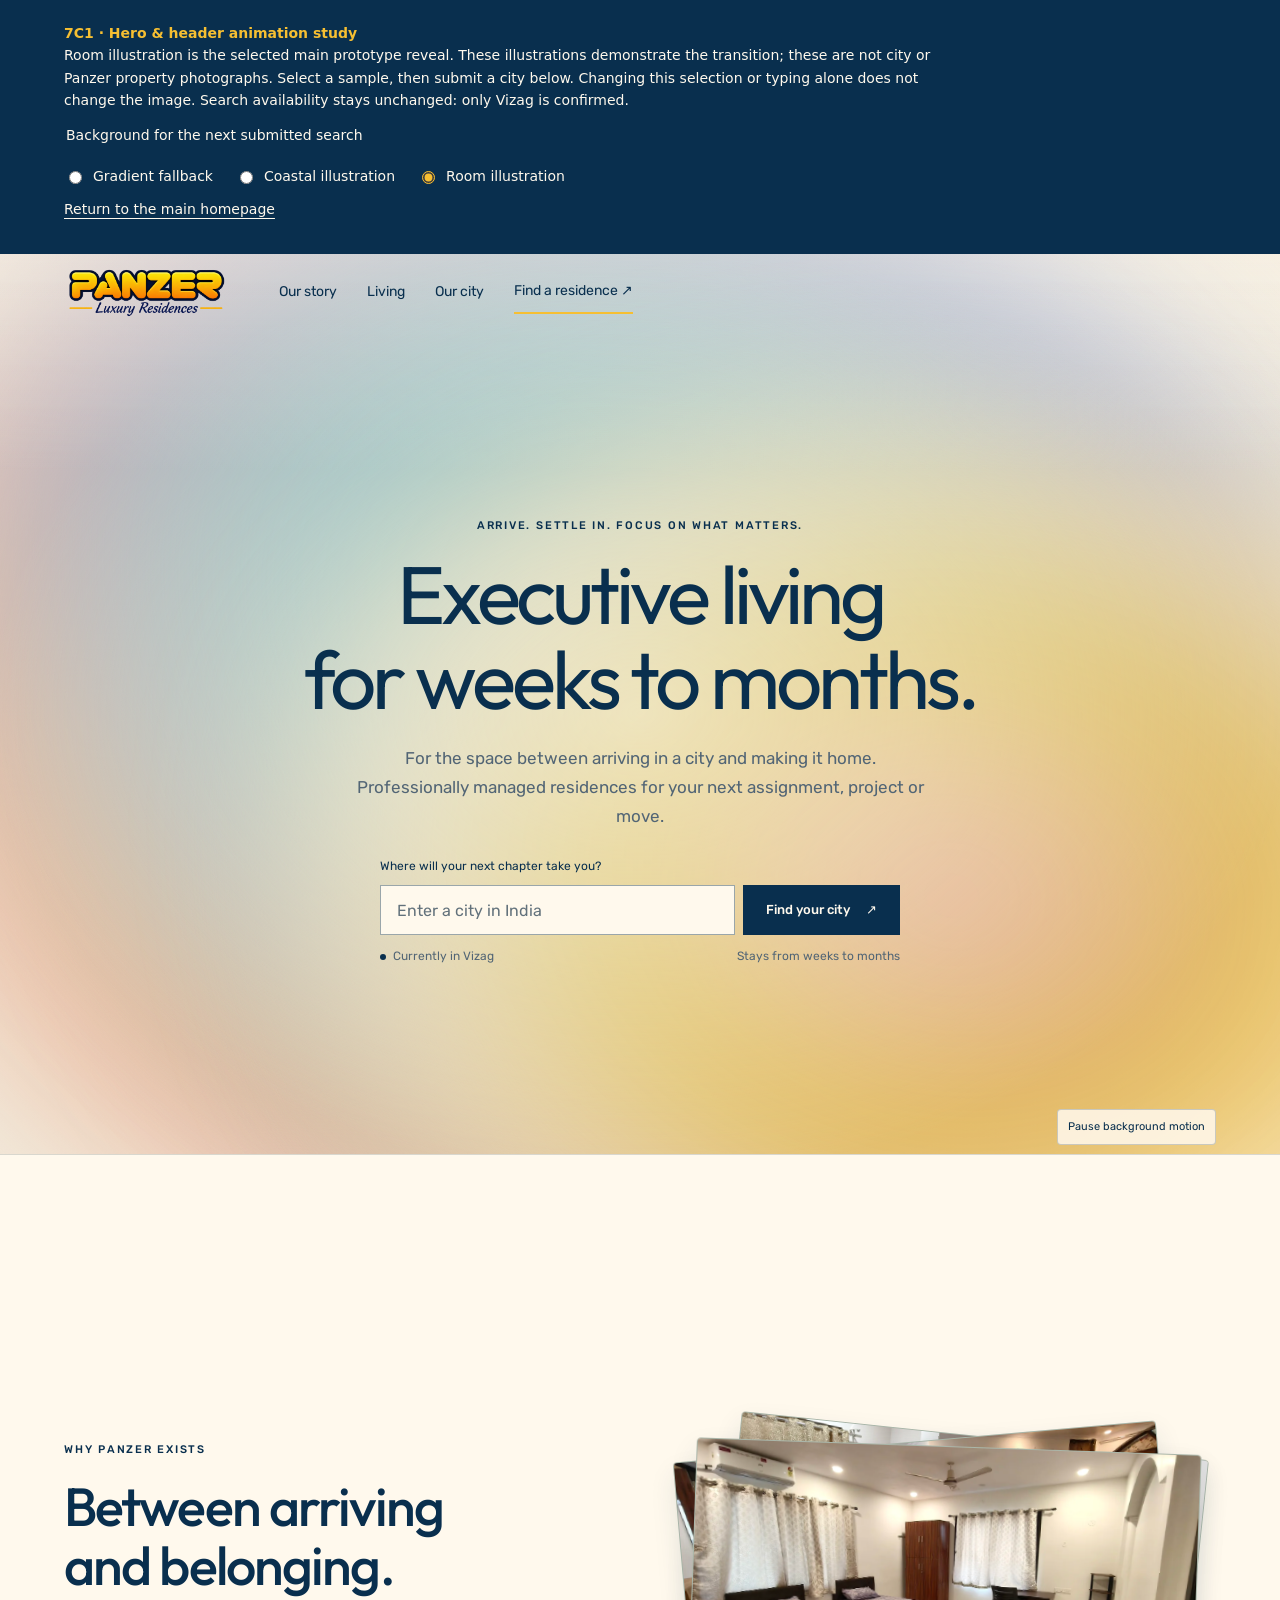
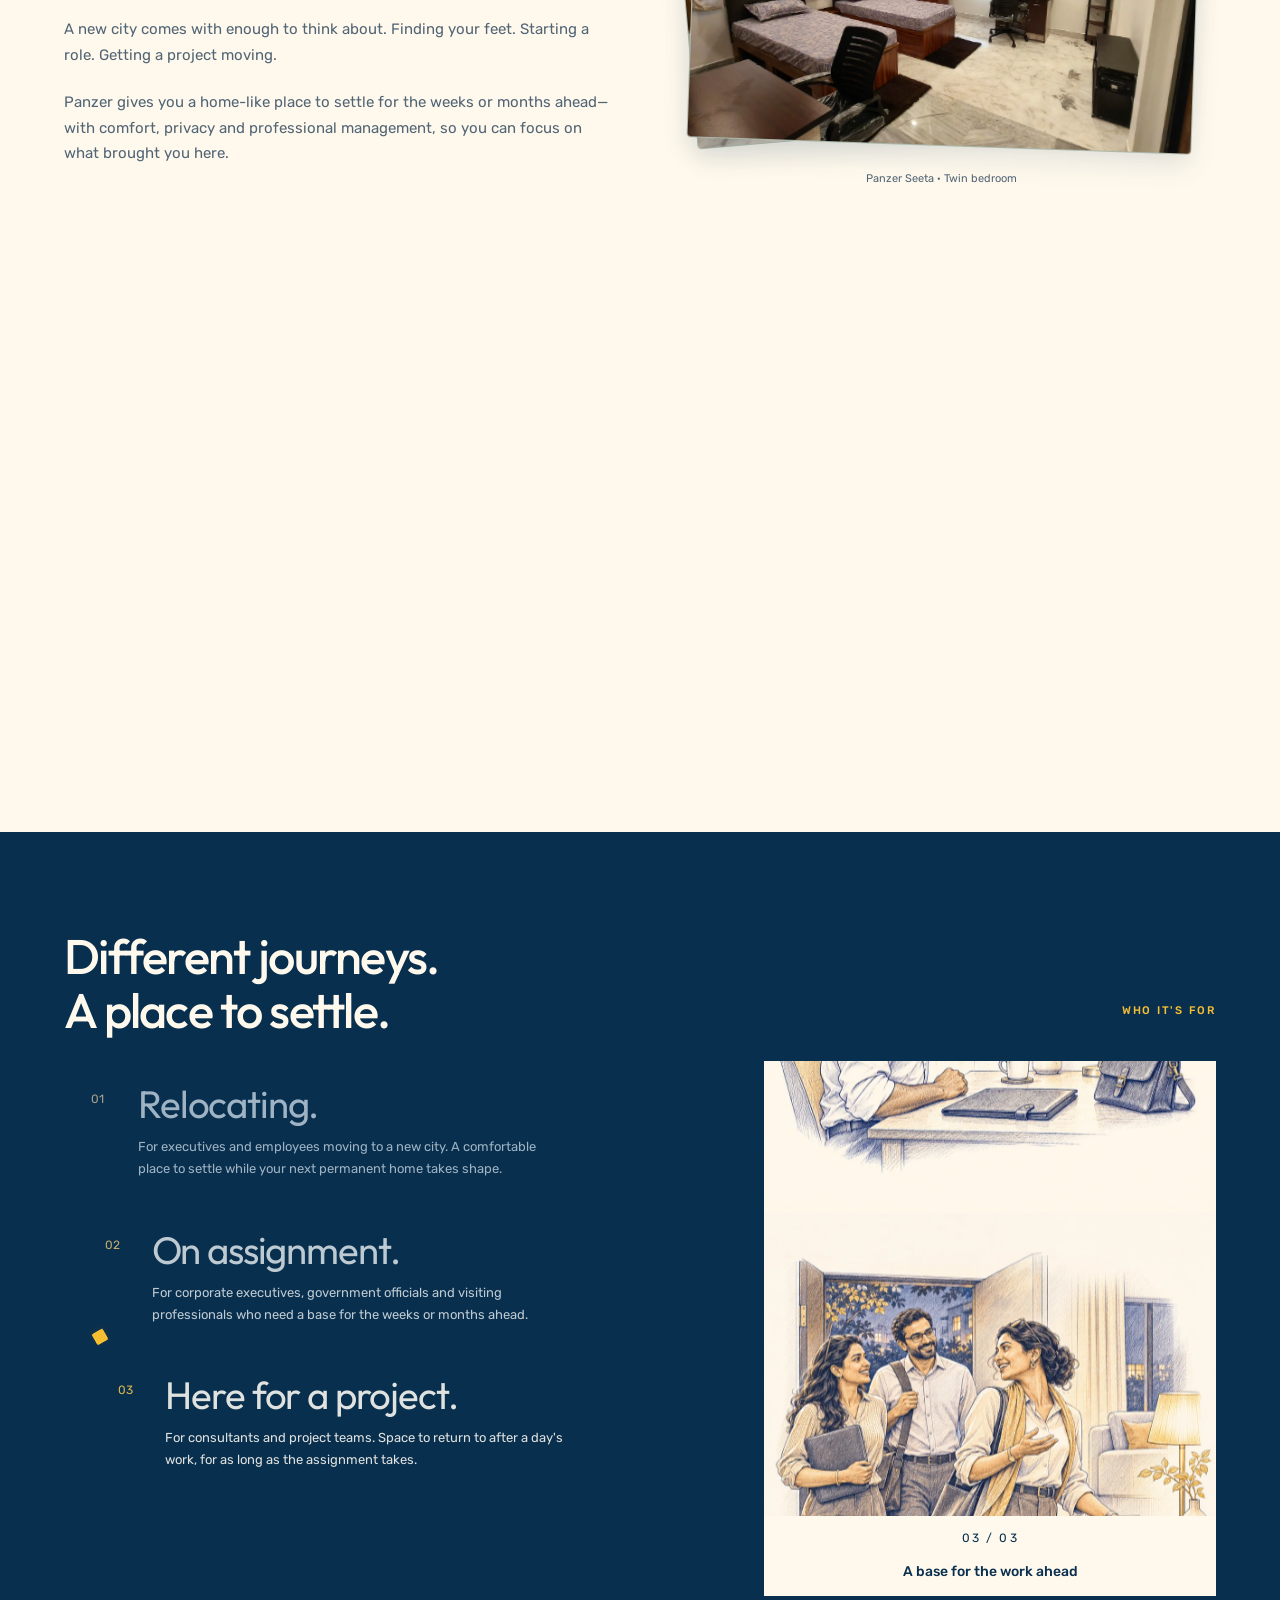
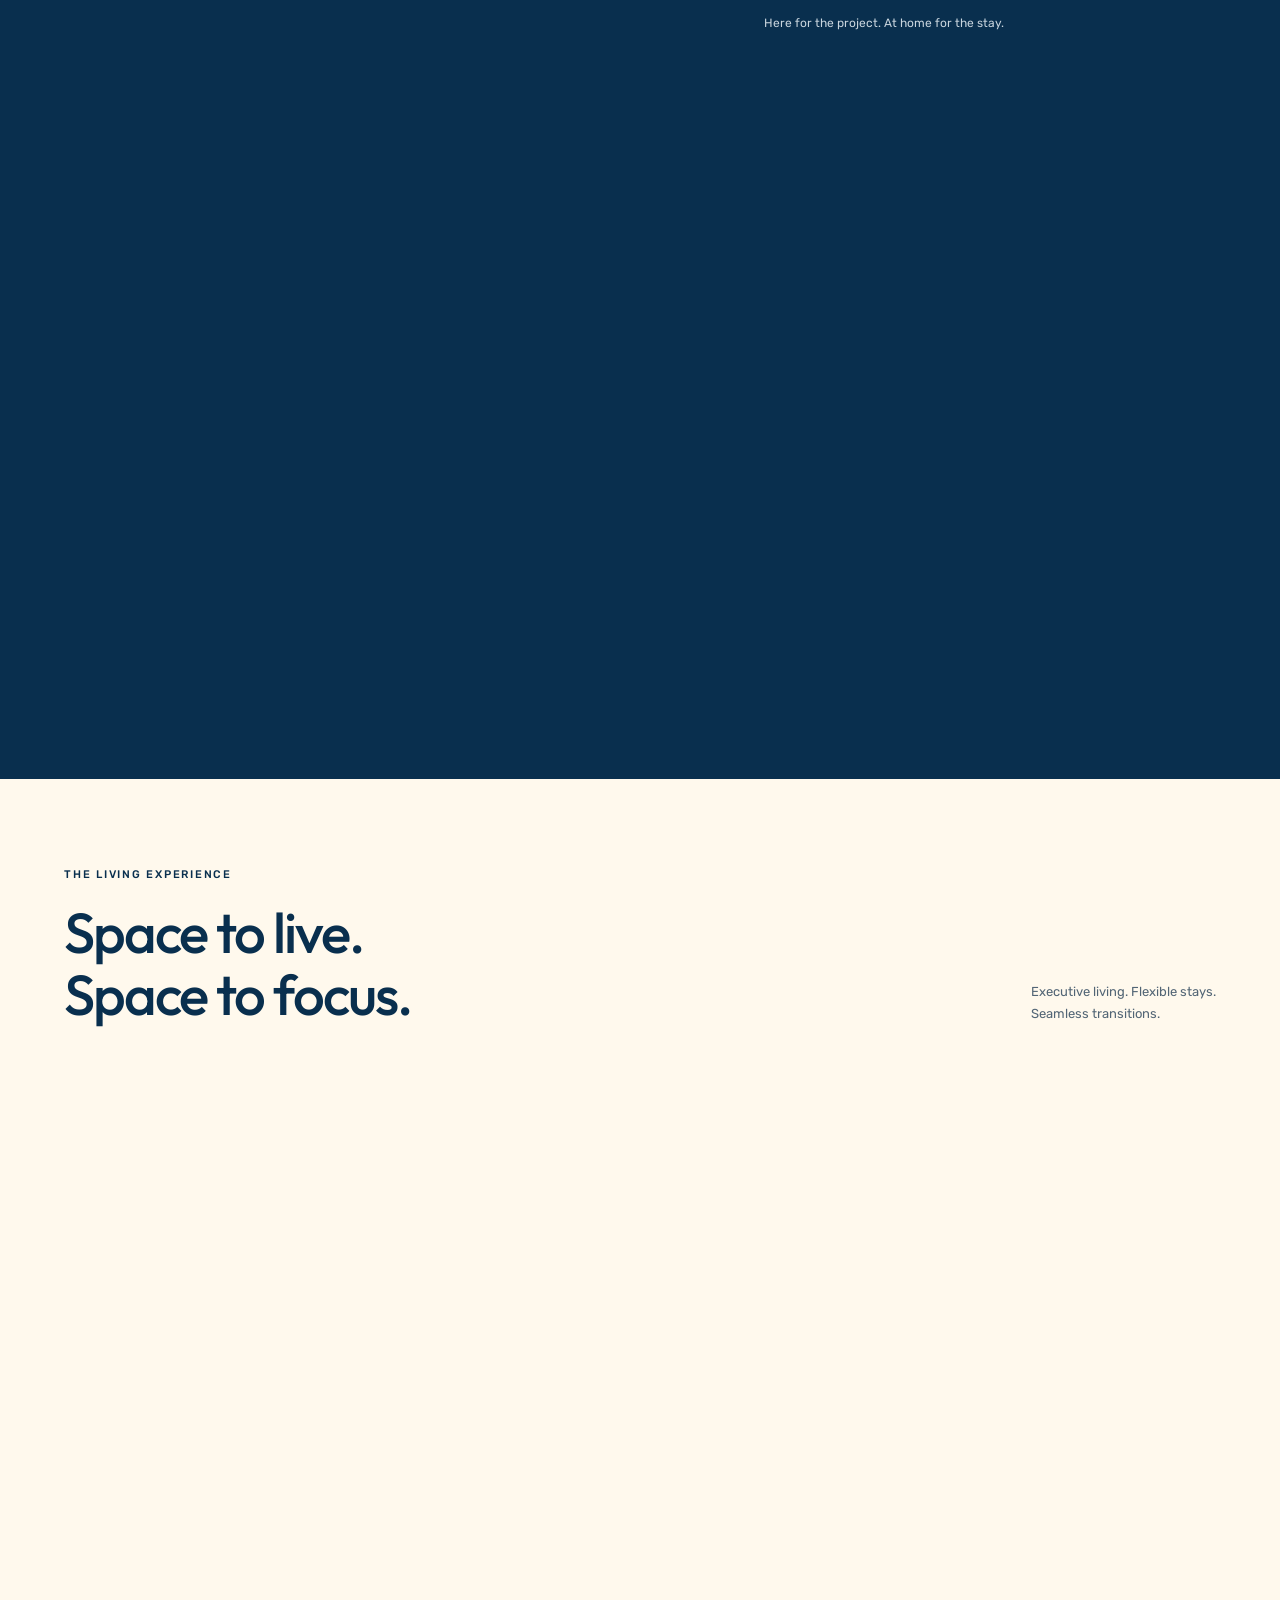
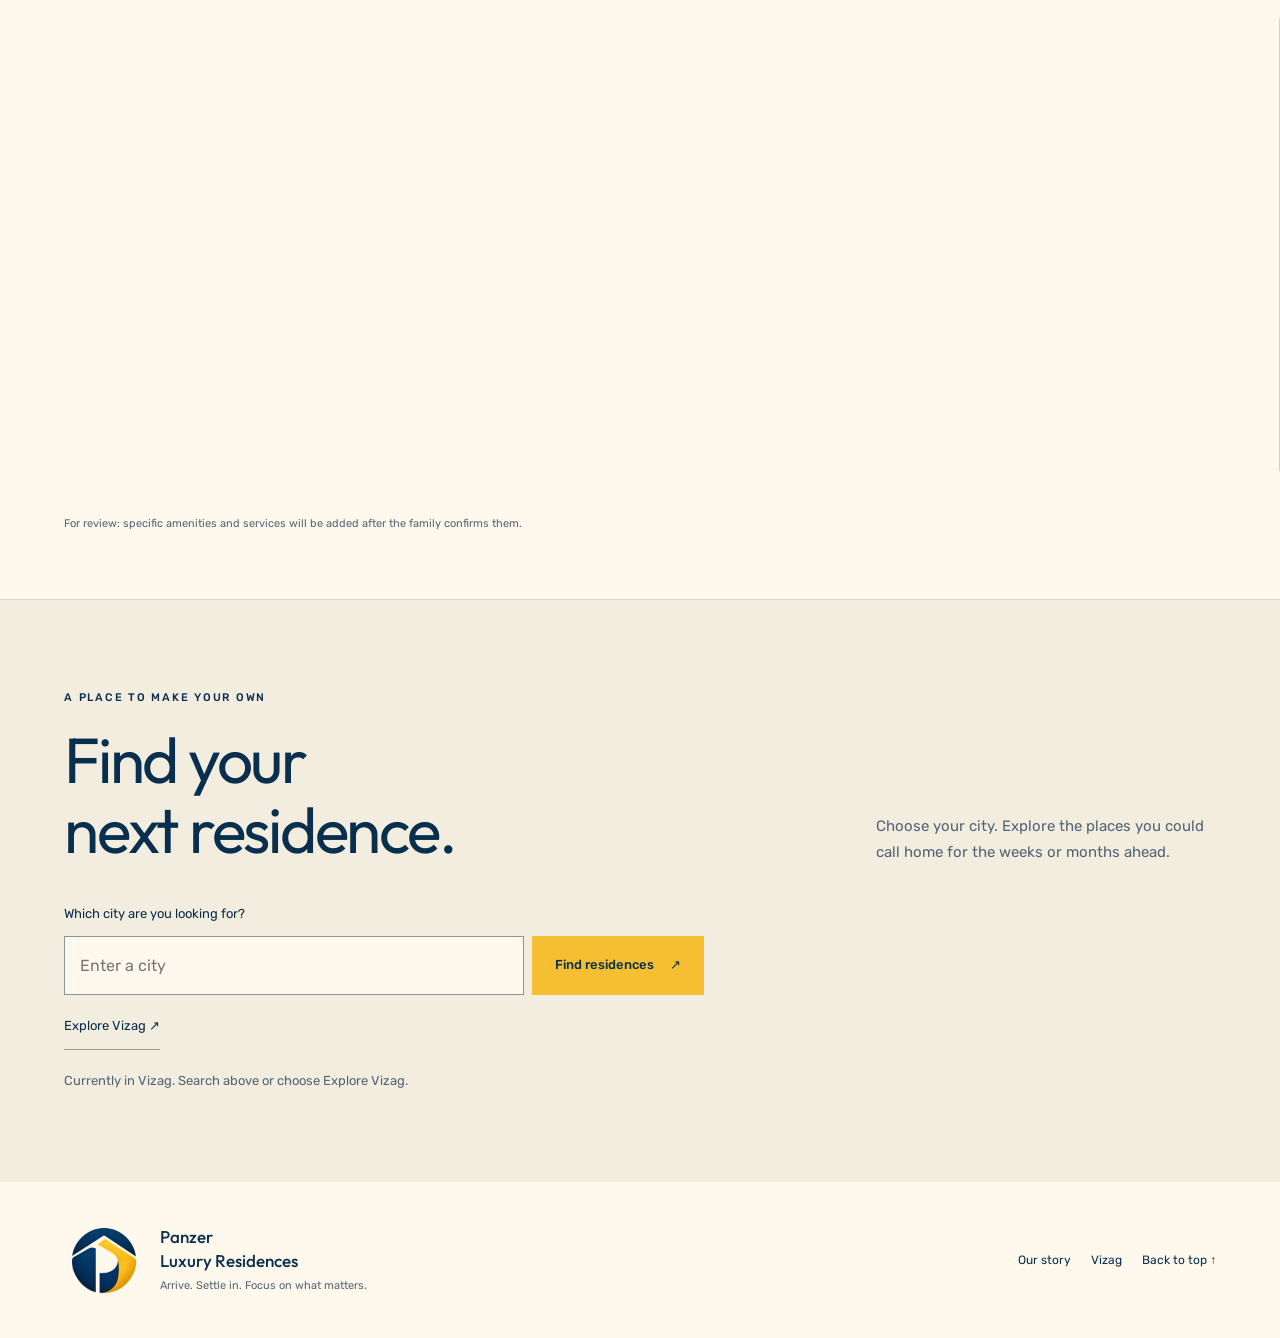
<file: prototypes/hero-header.html>
<!doctype html><html lang="en"><head><meta charset="utf-8"><meta name="viewport" content="width=device-width, initial-scale=1"><meta name="description" content="Panzer Luxury Residences — executive living for weeks to months."><title>Hero & Header Animation Study — Panzer</title><link rel="stylesheet" href="/assets/residence-photos.css"></head><body><aside class="pz-study" aria-label="Animation study controls"><p><strong>7C1 · Hero &amp; header animation study</strong><br>Room illustration is the selected main prototype reveal. These illustrations demonstrate the transition; these are not city or Panzer property photographs. Select a sample, then submit a city below. Changing this selection or typing alone does not change the image. Search availability stays unchanged: only Vizag is confirmed.</p><fieldset><legend>Background for the next submitted search</legend><label><input type="radio" name="pz-study-scene" value="fallback">Gradient fallback</label><label><input type="radio" name="pz-study-scene" value="coast">Coastal illustration</label><label><input type="radio" name="pz-study-scene" value="room" checked>Room illustration</label></fieldset><p><a href="/">Return to the main homepage</a></p></aside><link rel="stylesheet" href="https://fonts.googleapis.com/css2?family=Outfit:wght@400;500;600&family=Rubik:wght@400;500&display=swap">
<link rel="stylesheet" href="/assets/hero-motion.css?v=20261111-random-drift-faster">
<script type="module" src="/assets/hero-motion.mjs?v=city-edit-reset"></script>
<script type="module" src="/assets/city-search.mjs?v=india"></script>
<script type="module" src="/assets/story-stack.mjs?v=residence-photos-1"></script>
<script type="module" src="/assets/desktop-journey.mjs?v=residence-photos-1"></script>
<style>
#panzer-home{--pz-navy:#092F4E;--pz-gold:#F6BF32;--pz-paper:#FFF9ED;--pz-line:#d9d7ce;--pz-soft:#eee9dd;--pz-muted:#526575;background:var(--pz-paper);color:var(--pz-navy);font-family:'Rubik',sans-serif;font-size:15px;line-height:1.7;container-type:inline-size;color-scheme:light;overflow-wrap:break-word}
#panzer-home *{box-sizing:border-box}
#panzer-home h1,#panzer-home h2,#panzer-home h3,#panzer-home p,#panzer-home figure{margin:0}
#panzer-home h1,#panzer-home h2,#panzer-home h3{font-family:'Outfit',sans-serif;font-weight:500;line-height:1.1;color:inherit;letter-spacing:-.035em}
#panzer-home h1{font-size:clamp(43px,7.7cqw,78px);max-width:840px;margin:22px auto 25px}
#panzer-home h2{font-size:clamp(32px,4.3cqw,46px)}
#panzer-home h3{font-size:25px;letter-spacing:-.02em}
#panzer-home button,#panzer-home input,#panzer-home a{font:inherit}
#panzer-home a{color:inherit;text-decoration:none}
#panzer-home button{color:inherit}
#panzer-home a:hover{text-decoration:underline;text-underline-offset:5px}
#panzer-home .pz-wrap{padding-inline:clamp(22px,6cqw,64px)}
#panzer-home .pz-head{display:flex;align-items:center;justify-content:flex-start;gap:clamp(20px,4cqw,58px);padding-block:26px;border-bottom:1px solid var(--pz-line);padding-right:100px}
#panzer-home .pz-main-logo{width:186px;height:auto;display:block}
#panzer-home .pz-nav{display:flex;align-items:center;gap:22px;flex-wrap:wrap;font-size:13px}
#panzer-home .pz-link-cta{border-bottom:2px solid var(--pz-gold);padding:9px 0}
#panzer-home .pz-menu{display:none;border:1px solid var(--pz-line);background:transparent;padding:9px 14px}
#panzer-home .pz-hero{text-align:center;padding-block:80px 72px}
#panzer-home .pz-eyebrow{text-transform:uppercase;letter-spacing:.16em;font-size:11px;font-weight:500;line-height:1.5;display:block;margin-bottom:18px}
#panzer-home .pz-hero h1 span{display:block}
#panzer-home .pz-intro{max-width:510px;margin:auto;color:var(--pz-muted);font-size:16px}
#panzer-home .pz-search{max-width:520px;margin:33px auto 0;text-align:left}
#panzer-home .pz-search label{font-size:12px;display:block;margin-bottom:9px}
#panzer-home .pz-search-row{display:flex;gap:8px}
#panzer-home .pz-search input{min-width:0;flex:1;border:1px solid #9aa6aa;background:var(--pz-paper);border-radius:0;padding:13px 16px;color:var(--pz-navy);font-size:16px}
#panzer-home .pz-search input::placeholder{color:#62717b;opacity:1}
#panzer-home .pz-button{display:inline-flex;align-items:center;justify-content:center;gap:16px;background:var(--pz-navy);border:1px solid var(--pz-navy);color:var(--pz-paper);padding:13px 22px;min-height:48px;border-radius:0;font-size:13px;font-weight:500;text-decoration:none}
#panzer-home .pz-button.pz-gold{background:var(--pz-gold);color:var(--pz-navy);border-color:var(--pz-gold)}
#panzer-home .pz-small{font-size:12px;line-height:1.6;color:var(--pz-muted)}
#panzer-home .pz-search-meta{display:flex;justify-content:space-between;gap:12px;margin-top:12px;flex-wrap:wrap}
#panzer-home .pz-result{padding:16px 0 0;font-size:13px;line-height:1.6}
#panzer-home .pz-result:empty{display:none}
#panzer-home .pz-result a{text-decoration:underline;text-underline-offset:4px;display:inline-block;margin-top:8px}
#panzer-home .pz-status{display:inline-flex;align-items:center;gap:7px}
#panzer-home .pz-status:before{content:'';width:6px;height:6px;border-radius:50%;background:var(--pz-navy)}
#panzer-home .pz-story{display:grid;grid-template-columns:1fr 1fr;align-items:center;gap:55px;padding-block:70px;border-top:1px solid var(--pz-line)}
#panzer-home .pz-story p{margin-top:22px;color:var(--pz-muted)}
#panzer-home .pz-stack{position:relative;padding:30px 0 35px 28px;min-width:0}
#panzer-home .pz-photo{min-height:230px;background:var(--pz-soft);color:var(--pz-muted);position:relative;display:flex;align-items:center;justify-content:center;text-align:center;padding:25px;border:1px solid #cbc9bf}
#panzer-home .pz-photo:before,#panzer-home .pz-photo:after{content:'';position:absolute;background:#c4c6bd;height:1px;width:55px}
#panzer-home .pz-photo:before{top:18px;left:18px}
#panzer-home .pz-photo:after{right:18px;bottom:18px}
#panzer-home .pz-photo-label{font-size:12px;line-height:1.8;position:relative}
#panzer-home .pz-photo-label b{display:block;font-weight:500;font-size:14px;color:var(--pz-navy)}
#panzer-home .pz-photo-label i{display:block;font-style:normal;font-size:11px}
#panzer-home .pz-stack-back{position:absolute;inset:12px 40px 52px 0;background:#e4ddca;border:1px solid #c8c6ba;transform:rotate(-7deg)}
#panzer-home .pz-stack .pz-photo{transform:rotate(3deg);min-height:245px}
#panzer-home .pz-stack figcaption{font-size:11px;margin:22px 0 0;color:var(--pz-muted)}
#panzer-home .pz-audience{background:var(--pz-navy);color:var(--pz-paper);padding-block:64px}
#panzer-home .pz-audience .pz-eyebrow{color:var(--pz-gold)}
#panzer-home .pz-audience h2{max-width:650px}
#panzer-home .pz-three{display:grid;grid-template-columns:repeat(3,1fr);gap:28px;margin-top:38px}
#panzer-home .pz-person{border-top:1px solid #668092;padding-top:20px}
#panzer-home .pz-person .pz-number{color:var(--pz-gold);font-family:'Outfit',sans-serif;font-size:13px;display:block;margin-bottom:22px}
#panzer-home .pz-person h3{font-size:25px;margin-bottom:15px}
#panzer-home .pz-person p{font-size:13px;color:#d4dfe3;line-height:1.75}
#panzer-home .pz-living{padding-block:70px}
#panzer-home .pz-section-head{display:flex;justify-content:space-between;align-items:end;gap:30px;margin-bottom:32px}
#panzer-home .pz-section-head p{max-width:270px;font-size:13px;color:var(--pz-muted)}
#panzer-home .pz-panel{display:grid;grid-template-columns:1.12fr 1fr;margin-top:18px}
#panzer-home .pz-panel .pz-photo{border:0;min-height:290px}
#panzer-home .pz-panel-copy{padding:36px;background:var(--pz-gold);display:flex;flex-direction:column;justify-content:center;align-items:start}
#panzer-home .pz-panel-copy p{font-size:14px;margin-top:18px}
#panzer-home .pz-panel.pz-reverse{grid-template-columns:1fr 1.12fr}
#panzer-home .pz-reverse .pz-panel-copy{background:var(--pz-navy);color:var(--pz-paper)}
#panzer-home .pz-panel-copy .pz-eyebrow{margin-bottom:24px}
#panzer-home .pz-pending{margin-top:18px;font-size:11px;color:var(--pz-muted)}
#panzer-home .pz-locations{display:grid;grid-template-columns:1fr 1fr;gap:45px;border-top:1px solid var(--pz-line);padding-block:60px}
#panzer-home .pz-locations p{margin:22px 0;color:var(--pz-muted);font-size:14px}
#panzer-home .pz-city{border-top:2px solid var(--pz-navy);padding-top:20px}
#panzer-home .pz-city-top{display:flex;align-items:center;justify-content:space-between;gap:16px}
#panzer-home .pz-city h3{font-size:44px}
#panzer-home .pz-city .pz-status{font-size:11px;background:#efe6cb;padding:5px 10px}
#panzer-home .pz-city .pz-small{margin:10px 0 24px}
#panzer-home .pz-city-foot{border-top:1px solid var(--pz-line);padding-top:15px;font-size:12px}
#panzer-home .pz-plan{background:var(--pz-gold);padding-block:55px;display:grid;grid-template-columns:1fr 170px;gap:35px;align-items:center}
#panzer-home .pz-plan h2{max-width:620px}
#panzer-home .pz-plan p{margin:20px 0 25px;max-width:530px;font-size:14px}
#panzer-home .pz-qr{aspect-ratio:1;display:flex;align-items:center;justify-content:center;border:1px dashed #7c692e;font-size:12px;text-align:center;line-height:1.8;padding:20px;background:#f9cf61}
#panzer-home .pz-qr b{display:block;font-weight:500}
#panzer-home .pz-plan-note{font-size:11px;margin-top:15px;max-width:540px}
#panzer-home .pz-plan-status{font-size:13px;margin-top:15px;max-width:540px}
#panzer-home .pz-plan-status:empty{display:none}
#panzer-home .pz-footer{padding-block:38px;display:flex;gap:30px;justify-content:space-between;align-items:center}
#panzer-home .pz-footer-brand{display:flex;gap:16px;align-items:center}
#panzer-home .pz-companion{width:80px;height:80px;object-fit:contain}
#panzer-home .pz-footer-name{font-family:'Outfit',sans-serif;font-size:17px;font-weight:500;line-height:1.4}
#panzer-home .pz-footer .pz-small{margin-top:5px;font-size:11px}
#panzer-home .pz-footer-links{display:flex;gap:20px;font-size:12px}
#panzer-home [hidden]{display:none!important}
@container(max-width:700px){#panzer-home .pz-head{padding-right:24px;flex-wrap:wrap}#panzer-home .pz-main-logo{width:155px}#panzer-home .pz-menu{display:block}#panzer-home .pz-nav{display:none;width:100%;gap:10px 22px;padding-block:10px}#panzer-home .pz-nav.pz-open{display:flex}#panzer-home .pz-hero{padding-block:56px}#panzer-home .pz-story{gap:30px;padding-block:45px}#panzer-home .pz-story,#panzer-home .pz-locations{grid-template-columns:1fr}#panzer-home .pz-stack{max-width:500px;width:100%;margin:auto}#panzer-home .pz-three{gap:25px;grid-template-columns:1fr}#panzer-home .pz-person .pz-number{margin-bottom:12px}#panzer-home .pz-person p{max-width:440px}#panzer-home .pz-audience{padding-block:45px}#panzer-home .pz-section-head{display:block}#panzer-home .pz-section-head p{margin-top:20px;max-width:none}#panzer-home .pz-panel,#panzer-home .pz-panel.pz-reverse{grid-template-columns:1fr}#panzer-home .pz-reverse .pz-photo{order:-1}#panzer-home .pz-panel .pz-photo{min-height:230px}#panzer-home .pz-panel-copy{padding:32px}#panzer-home .pz-plan{grid-template-columns:1fr}#panzer-home .pz-qr{width:135px}#panzer-home .pz-footer{align-items:start;flex-direction:column}#panzer-home .pz-living{padding-block:45px}}
@container(max-width:390px){#panzer-home .pz-search-row{flex-direction:column}#panzer-home .pz-search-row .pz-button{align-self:stretch}#panzer-home .pz-city-top{align-items:start;flex-direction:column}#panzer-home .pz-hero h1{font-size:41px}#panzer-home .pz-footer-brand{gap:8px}#panzer-home .pz-companion{width:64px;height:64px}}

/* Full website refinement: static layouts; motion is deliberately deferred. */
#panzer-home{max-width:1600px;margin-inline:auto}
#panzer-home .pz-head{padding-right:clamp(22px,6cqw,64px)}
#panzer-home .pz-main-logo{width:204px}
#panzer-home .pz-nav{font-size:14px;gap:30px}
#panzer-home .pz-hero{padding-block:95px 86px}
#panzer-home .pz-hero h1{font-size:clamp(43px,7.2cqw,94px);max-width:1120px;font-weight:400;letter-spacing:-.05em}
#panzer-home .pz-intro{max-width:580px;font-size:17px}
#panzer-home .pz-story{padding-block:88px}
#panzer-home .pz-story h2{font-size:clamp(34px,4.2cqw,58px)}
#panzer-home .pz-audience{padding-block:76px 80px}
#panzer-home .pz-audience-heading{display:flex;justify-content:space-between;align-items:end;gap:24px;margin-bottom:52px}
#panzer-home .pz-audience-heading h2{font-size:clamp(36px,4.4cqw,62px)}
#panzer-home .pz-audience-layout{display:grid;grid-template-columns:1.15fr .85fr;gap:clamp(38px,7cqw,100px);align-items:start}
#panzer-home .pz-journeys{display:flex;flex-direction:column;gap:6px}
#panzer-home .pz-journey{position:relative;display:grid;grid-template-columns:35px 1fr;gap:12px;text-align:left;background:transparent;border:0;padding:26px 0 26px 27px;color:#bac9d4;cursor:pointer;width:100%;min-width:0}
#panzer-home .pz-journey[aria-pressed=true]{color:var(--pz-paper)}
#panzer-home .pz-journey[aria-pressed=true]:before{content:'';position:absolute;top:35px;left:0;width:10px;height:10px;background:var(--pz-gold)}
#panzer-home .pz-journey-number{font-size:12px;font-family:'Rubik',sans-serif;margin-top:8px;color:var(--pz-gold)}
#panzer-home .pz-journey-title{display:block;font-family:'Outfit',sans-serif;font-size:clamp(27px,3cqw,40px);letter-spacing:-.03em;line-height:1.2;font-weight:400}
#panzer-home .pz-journey-copy{display:block;font-size:14px;line-height:1.7;margin-top:13px;max-width:420px}
#panzer-home .pz-audience-visual .pz-photo{min-height:470px;background:#e9e1ce;border:0}
#panzer-home .pz-audience-visual figcaption{font-size:12px;color:#c8d4dd;margin-top:17px}
#panzer-home .pz-image-index{display:block;font-size:12px;letter-spacing:.18em;margin-bottom:28px;color:var(--pz-navy)}
#panzer-home .pz-living{padding-block:88px 65px}
#panzer-home .pz-section-head{margin-bottom:55px}
#panzer-home .pz-section-head h2{font-size:clamp(36px,4.4cqw,62px)}
#panzer-home .pz-panel,#panzer-home .pz-panel.pz-reverse{position:relative;isolation:isolate;display:grid;grid-template-columns:1fr 1fr;align-items:center;column-gap:7%;padding:62px 6%;margin-top:45px;min-height:480px}
#panzer-home .pz-panel:before{content:'';position:absolute;inset:0 19% 0 0;background:var(--pz-gold);z-index:-1}
#panzer-home .pz-panel.pz-reverse:before{inset:0 0 0 19%;background:var(--pz-navy)}
#panzer-home .pz-panel .pz-photo{height:345px;min-height:0;border:1px solid #c8c6bc;background:#e8e3d8;align-self:center}
#panzer-home .pz-panel-copy,#panzer-home .pz-reverse .pz-panel-copy{background:transparent;padding:22px 0;max-width:410px}
#panzer-home .pz-panel-copy h3{font-size:clamp(32px,3.5cqw,48px);font-weight:400;letter-spacing:-.035em}
#panzer-home .pz-panel-copy .pz-eyebrow{border-top:1px solid currentColor;padding-top:18px;width:100%;margin-bottom:27px}
#panzer-home .pz-panel-copy p{font-size:15px;max-width:370px}
#panzer-home .pz-pending{margin-top:30px}
#panzer-home .pz-locations{padding-block:75px}
#panzer-home .pz-plan{padding-block:65px}
#panzer-home :is(a,button,input):focus-visible{outline:3px solid #b5640a;outline-offset:5px}
#panzer-home .pz-audience button:focus-visible{outline-color:var(--pz-gold)}
@container(max-width:700px){
 #panzer-home .pz-main-logo{width:162px}
 #panzer-home .pz-nav{gap:15px 24px}
 #panzer-home .pz-hero{padding-block:60px}
 #panzer-home .pz-intro{font-size:16px}
 #panzer-home .pz-story{padding-block:50px}
 #panzer-home .pz-audience{padding-block:50px}
 #panzer-home .pz-audience-heading{align-items:start;flex-direction:column-reverse;gap:5px;margin-bottom:25px}
 #panzer-home .pz-audience-layout{grid-template-columns:1fr;gap:30px}
 #panzer-home .pz-audience-visual .pz-photo{min-height:310px}
 #panzer-home .pz-journey{padding-block:23px}
 #panzer-home .pz-journey-title{font-size:31px}
 #panzer-home .pz-living{padding-block:55px}
 #panzer-home .pz-section-head{margin-bottom:35px}
 #panzer-home .pz-panel,#panzer-home .pz-panel.pz-reverse{grid-template-columns:1fr;gap:14px;padding:32px 6%;min-height:0;margin-top:32px}
 #panzer-home .pz-panel:before{inset:0 12% 0 0}
 #panzer-home .pz-panel.pz-reverse:before{inset:0 0 0 12%}
 #panzer-home .pz-panel .pz-photo{height:240px;width:91%;justify-self:end;order:-1}
 #panzer-home .pz-panel.pz-reverse .pz-photo{justify-self:start;order:-1}
 #panzer-home .pz-panel-copy{margin-left:0;margin-right:12%;padding:16px 0 8px;max-width:none}
 #panzer-home .pz-reverse .pz-panel-copy{margin-left:12%;margin-right:0;padding:16px 0 8px}
 #panzer-home .pz-panel-copy h3{font-size:35px}
 #panzer-home .pz-locations{padding-block:50px}
}

/* Saturday: lower-homepage discovery and dedicated phone composition. */
html{scroll-behavior:smooth}body{margin:0;background:#FFF9ED}button,a,input{-webkit-tap-highlight-color:transparent}button{cursor:pointer}
#panzer-home .pz-discovery{border-top:1px solid var(--pz-line);padding-block:90px;background:#f3eddf}
#panzer-home .pz-discovery-head{display:flex;justify-content:space-between;align-items:end;gap:40px;margin-bottom:38px}
#panzer-home .pz-discovery h2{font-size:clamp(40px,5cqw,68px);font-weight:400}
#panzer-home .pz-discovery-head>p{max-width:340px;color:var(--pz-muted)}
#pz-property-search{max-width:640px}#pz-property-search label{display:block;font-size:13px;margin-bottom:10px}
#panzer-home #pz-property-city{min-width:0;flex:1;border:1px solid #87969b;padding:15px;background:var(--pz-paper);color:var(--pz-navy);font-size:16px;border-radius:0}
#panzer-home .pz-city-chip{background:transparent;border:0;border-bottom:1px solid #9c9d90;padding:12px 0;margin-top:8px;font-size:13px;min-height:44px}
#panzer-home #pz-property-status{font-size:13px;color:var(--pz-muted);margin-top:20px}
#panzer-home .pz-results-heading{display:flex;justify-content:space-between;gap:20px;align-items:center;margin:44px 0 10px}
#panzer-home .pz-results-heading>a{font-size:13px;text-decoration:underline;text-underline-offset:5px}
#panzer-home .pz-demo-note{font-size:12px;color:var(--pz-muted);max-width:650px;margin-bottom:24px}
#panzer-home .pz-property-grid{display:grid;grid-template-columns:repeat(3,minmax(0,1fr));gap:22px}
#panzer-home .pz-property{background:var(--pz-paper);border:1px solid #d9d2c2;display:block;text-decoration:none;transition:transform .2s ease,border-color .2s ease}
#panzer-home .pz-property:hover{transform:translateY(-4px);border-color:var(--pz-navy)}
#panzer-home .pz-property-art{aspect-ratio:1.5;position:relative;background:#d9dfd8;overflow:hidden}
#panzer-home .art-b{background:#ded6c7}#panzer-home .art-c{background:#ccd8df}
#panzer-home .pz-property-art>span{position:absolute;top:14px;left:16px;font-size:10px;letter-spacing:.04em}
#panzer-home .pz-property-art svg{width:100%;height:100%;fill:none;stroke:#526a70;stroke-width:2}
#panzer-home .pz-property-copy{padding:24px}#panzer-home .pz-property-copy .pz-eyebrow{font-size:10px;margin-bottom:12px}
#panzer-home .pz-property-copy h3{display:flex;justify-content:space-between;font-size:29px}#panzer-home .pz-property-copy p{color:var(--pz-muted);font-size:12px;margin-top:12px}
#panzer-home .pz-property-link{display:inline-block;font-size:12px;margin-top:24px;border-bottom:1px solid #9ca9a9;padding-bottom:4px}
#panzer-home .pz-footer-links{flex-wrap:wrap}#panzer-home .pz-footer-links a{padding-block:10px}
@container(max-width:900px){#panzer-home .pz-nav{gap:16px;font-size:12px}#panzer-home .pz-property-grid{gap:14px}#panzer-home .pz-property-copy{padding:18px}}
@container(max-width:700px){
 #panzer-home .pz-wrap{padding-inline:24px}#panzer-home .pz-head{padding-block:18px;gap:16px}#panzer-home .pz-main-logo{width:150px}#panzer-home .pz-menu{min-height:44px}
 #panzer-home .pz-nav{flex-direction:column;align-items:stretch;gap:0}#panzer-home .pz-nav a{padding:12px 0}
 #panzer-home .pz-hero{padding-block:48px 52px;text-align:left}#panzer-home .pz-hero h1{font-size:clamp(39px,10cqw,60px);line-height:1.04;letter-spacing:-.045em;margin:20px 0 24px;max-width:550px}
 #panzer-home .pz-hero h1 span{display:inline}#panzer-home .pz-hero .pz-eyebrow{max-width:270px;line-height:1.8;font-size:10px}#panzer-home .pz-intro{font-size:15px;line-height:1.8;margin:0;max-width:490px}
 #panzer-home .pz-search{margin:26px 0 0;max-width:none}#panzer-home .pz-search-row{flex-direction:column;gap:10px}#panzer-home .pz-search-row input{width:100%;min-height:52px}#panzer-home .pz-search-row .pz-button{width:100%;min-height:52px}
 #panzer-home .pz-search-meta{font-size:11px;gap:6px}#panzer-home .pz-journey{grid-template-columns:25px minmax(0,1fr);gap:8px;padding-left:20px}#panzer-home .pz-journey-title{font-size:29px}
 #panzer-home .pz-discovery{padding-block:54px}#panzer-home .pz-discovery-head{display:block;margin-bottom:28px}#panzer-home .pz-discovery-head>p{margin-top:22px;font-size:14px;max-width:450px}
 #panzer-home .pz-property-grid{grid-template-columns:1fr;gap:22px}#panzer-home .pz-property-art{aspect-ratio:1.65}#panzer-home .pz-property-copy{padding:23px}#panzer-home .pz-results-heading{align-items:start;flex-direction:column;gap:12px}
 #panzer-home .pz-property:hover{transform:none}#panzer-home .pz-footer{padding-block:30px;gap:20px}#panzer-home .pz-footer-name{font-size:15px}
}
@media(prefers-reduced-motion:reduce){html{scroll-behavior:auto}#panzer-home .pz-property{transition:none;transform:none}}

/* Static fallback; the enhanced mobile story deck uses story-stack.css/mjs. */
#panzer-home .pz-stack-middle,#panzer-home .pz-static-story-photo,#panzer-home .pz-stack-caption{display:none}
@container(max-width:700px){
 #panzer-home .pz-story{gap:34px;padding-block:50px 48px}
 #panzer-home .pz-story h2{font-size:clamp(32px,8.6cqw,48px);line-height:1.08}
 #panzer-home .pz-story p{font-size:15px;line-height:1.8;margin-top:20px}
 #panzer-home .pz-stack{padding:25px 14px 0;max-width:450px;isolation:isolate}
 #panzer-home .pz-stack-back{inset:8px 25px 86px 19px;transform:rotate(-7deg);background:#d4ddd7;border:1px solid #a9bbb5;z-index:-2;border-radius:3px}
 #panzer-home .pz-stack-middle{display:block;position:absolute;inset:15px 13px 78px 24px;background:#e4d5b9;border:1px solid #c0af8a;transform:rotate(5deg);z-index:-1;border-radius:3px}
 #panzer-home .pz-stack .pz-photo{display:block;min-height:0;height:clamp(280px,80cqw,355px);padding:0;transform:none;overflow:hidden;border-radius:3px;background:#e8e3d8;border-color:#bfc7c1;box-shadow:0 12px 24px #092f4e12}
 #panzer-home .pz-stack .pz-photo:before,#panzer-home .pz-stack .pz-photo:after{display:none}
 #panzer-home .pz-static-story-photo{display:block;width:100%;height:100%;object-fit:cover}
 #panzer-home .pz-stack .pz-photo-label{position:absolute;inset:auto 0 0;padding:18px 14px;background:#fff9edf5;text-align:left;font-size:11px;line-height:1.6}
 #panzer-home .pz-stack .pz-photo-label b{font-size:14px;margin-bottom:4px}
 #panzer-home .pz-stack .pz-stack-caption{display:flex;flex-direction:column;gap:4px;margin:19px 0 0;font-size:10px;line-height:1.6;letter-spacing:.02em}
 #panzer-home .pz-stack-caption>span:first-child{color:var(--pz-navy);font-weight:500}
}

#panzer-home .pz-city-field{position:relative;flex:1;min-width:0}
#panzer-home .pz-city-field input{width:100%;height:100%}
#panzer-home .pz-hero:has(.pz-suggestions:not([hidden])){z-index:2}
#panzer-home .pz-suggestions{position:absolute;inset:calc(100% + 4px) 0 auto;z-index:3;background:#fffaf0;border:1px solid #b6b7a9;border-radius:5px;box-shadow:0 12px 28px #092f4e20;overflow:hidden}
#panzer-home .pz-suggestions-status,#panzer-home .pz-geodata{display:block;padding:7px 14px;font-size:12px;color:#526575}
#panzer-home .pz-geodata a{text-decoration:underline}
#panzer-home .pz-suggestions-status:empty{display:none}
#pz-city-options{list-style:none;margin:0;padding:0;max-height:min(238px,35dvh);overflow-y:auto;overscroll-behavior:contain}
#pz-city-options li{display:flex;align-items:center;justify-content:space-between;gap:10px;min-height:44px;padding:8px 14px;cursor:pointer}
#pz-city-options li small{color:#526575}
#pz-city-options li:hover,#pz-city-options [aria-selected=true]{background:#f7e8c3}
</style>
<link rel="stylesheet" href="/assets/story-stack.css?v=residence-photos-1">
<link rel="stylesheet" href="/assets/desktop-journey.css?v=residence-photos-1">
<div id="panzer-home" data-animation-study="true">
  <header class="pz-head pz-wrap" id="pz-top">
    <a href="/" aria-label="Panzer Luxury Residences home"><img class="pz-main-logo" src="/assets/panzer-main-logo-transparent.png" alt="PANZER Luxury Residences"></a>
    <button type="button" class="pz-menu cursor-interaction" aria-expanded="false" aria-controls="pz-nav">Menu</button>
    <nav class="pz-nav" id="pz-nav" aria-label="Main navigation"><a href="#pz-story">Our story</a><a href="#pz-living">Living</a><a href="/prototypes/city.html">Our city</a><a href="#pz-residences" class="pz-link-cta">Find a residence ↗</a><!-- city navigation --></nav>
  </header>
  <main>
    <section class="pz-hero pz-wrap" aria-labelledby="pz-headline">
      <span class="pz-eyebrow">Arrive. Settle in. Focus on what matters.</span>
      <h1 id="pz-headline">Executive living <span>for weeks to months.</span></h1>
      <p class="pz-intro">For the space between arriving in a city and making it home. Professionally managed residences for your next assignment, project or move.</p>
      <form class="pz-search" novalidate>
        <label for="pz-city-input">Where will your next chapter take you?</label>
        <div class="pz-search-row"><div class="pz-city-field"><input role="combobox" aria-autocomplete="list" aria-expanded="false" aria-controls="pz-city-options" id="pz-city-input" type="text" maxlength="80" placeholder="Enter a city in India" autocomplete="off" aria-describedby="pz-search-meta pz-search-result"><div class="pz-suggestions" hidden><div class="pz-suggestions-status" role="status"></div><ul id="pz-city-options" role="listbox" aria-label="City suggestions"></ul><small class="pz-geodata">City data from <a href="https://www.geonames.org/" target="_blank" rel="noopener">GeoNames</a></small></div></div><button class="pz-button cursor-interaction" type="button">Find your city <span aria-hidden="true">↗</span></button></div>
        <div class="pz-search-meta pz-small" id="pz-search-meta"><span class="pz-status">Currently in Vizag</span><span>Stays from weeks to months</span></div>
        <div class="pz-result" id="pz-search-result" role="status" aria-live="polite"></div>
      </form>
    <!-- city introduction -->
    </section>
    <section class="pz-story pz-wrap" id="pz-story" aria-labelledby="pz-story-title">
      <div><span class="pz-eyebrow">Why Panzer exists</span><h2 id="pz-story-title">Between arriving<br>and belonging.</h2><p>A new city comes with enough to think about. Finding your feet. Starting a role. Getting a project moving.</p><p>Panzer gives you a home-like place to settle for the weeks or months ahead—with comfort, privacy and professional management, so you can focus on what brought you here.</p></div>
      <figure class="pz-stack"><div class="pz-stack-back" aria-hidden="true"></div><div class="pz-stack-middle" aria-hidden="true"></div><div class="pz-photo"><img class="pz-static-story-photo" src="/assets/seeta-living-room-sofa-and-windows.webp" width="1440" height="1080" alt="Sofas around a coffee table in the living room at Panzer Seeta"></div><figcaption class="pz-stack-caption"><span>Panzer Seeta · Living room</span></figcaption></figure>
    </section>
    <section class="pz-audience pz-wrap" id="pz-audience" aria-labelledby="pz-audience-title">
  <div class="pz-audience-heading"><h2 id="pz-audience-title">Different journeys.<br>A place to settle.</h2><span class="pz-eyebrow">Who it's for</span></div>
  <div class="pz-audience-layout">
    <div class="pz-journeys" role="group" aria-label="Explore the kind of stay that suits you">
      <button type="button" class="pz-journey" aria-pressed="true" data-journey="0"><span class="pz-journey-number">01</span><span><span class="pz-journey-title">Relocating.</span><span class="pz-journey-copy">For executives and employees moving to a new city. A comfortable place to settle while your next permanent home takes shape.</span></span></button>
      <button type="button" class="pz-journey" aria-pressed="false" data-journey="1"><span class="pz-journey-number">02</span><span><span class="pz-journey-title">On assignment.</span><span class="pz-journey-copy">For corporate executives, government officials and visiting professionals who need a base for the weeks or months ahead.</span></span></button>
      <button type="button" class="pz-journey" aria-pressed="false" data-journey="2"><span class="pz-journey-number">03</span><span><span class="pz-journey-title">Here for a project.</span><span class="pz-journey-copy">For consultants and project teams. Space to return to after a day's work, for as long as the assignment takes.</span></span></button>
    </div>
    <figure class="pz-audience-visual" aria-live="polite"><div class="pz-photo"><span class="pz-photo-label"><span class="pz-image-index">01 / 03</span><b id="pz-journey-photo-title">A place for your new beginning</b><span id="pz-journey-photo-caption">Arrival &amp; residence photograph</span><i>Photo placement · original to be supplied</i></span></div><figcaption id="pz-journey-caption">A new city. A little more certainty.</figcaption></figure>
  </div>
</section>
    <section class="pz-living" id="pz-living" aria-labelledby="pz-living-title">
      <div class="pz-section-head pz-wrap"><div><span class="pz-eyebrow">The living experience</span><h2 id="pz-living-title">Space to live.<br>Space to focus.</h2></div><p>Executive living. Flexible stays.<br>Seamless transitions.</p></div>
      <div class="pz-panel"><div class="pz-panel-copy"><span class="pz-eyebrow">Make yourself at home</span><h3>More room for<br>your everyday.</h3><p>A home-like setting for an extended stay. A place to return to, unwind and find your own rhythm in a new city.</p></div><div class="pz-photo"><span class="pz-photo-label"><b>Your space to settle in</b>Actual room photograph<i>Photo placement · original to be supplied</i></span></div></div>
      <div class="pz-panel pz-reverse"><div class="pz-photo"><span class="pz-photo-label"><b>The details of daily living</b>Actual shared-space or residence-detail photograph<i>Photo placement · original to be supplied</i></span></div><div class="pz-panel-copy"><span class="pz-eyebrow">Focus on what matters</span><h3>A stay with<br>people behind it.</h3><p>Professionally managed residences that make the transition into a new city feel more settled, whether you're here for a project, an assignment or a move.</p></div></div>
      <div class="pz-pending pz-wrap">For review: specific amenities and services will be added after the family confirms them.</div>
    </section>
    <section class="pz-discovery pz-wrap" id="pz-residences" aria-labelledby="pz-discovery-title"><div class="pz-discovery-head"><div><span class="pz-eyebrow">A place to make your own</span><h2 id="pz-discovery-title">Find your<br>next residence.</h2></div><p>Choose your city. Explore the places you could call home for the weeks or months ahead.</p></div><form id="pz-property-search" novalidate><label for="pz-property-city">Which city are you looking for?</label><div class="pz-search-row"><input id="pz-property-city" placeholder="Enter a city" maxlength="80" aria-describedby="pz-property-status" autocomplete="off"><button class="pz-button pz-gold" type="submit">Find residences <span aria-hidden="true">↗</span></button></div><button class="pz-city-chip" type="button">Explore Vizag <span aria-hidden="true">↗</span></button></form><p id="pz-property-status" role="status">Currently in Vizag. Search above or choose Explore Vizag.</p><div id="pz-properties" hidden><div class="pz-results-heading"><h3>Residences in Vizag</h3><a href="/prototypes/city.html">Explore the city →</a></div><p class="pz-demo-note">Photos show the residences in Vizag.</p><div class="pz-property-grid"><a class="pz-property" href="/prototypes/residency.html" aria-label="Explore Panzer Zostel"><div class="pz-property-art"><img src="/assets/zostel-exterior-yellow-facade.webp" alt="Panzer Zostel building exterior" loading="lazy"></div><div class="pz-property-copy"><span class="pz-eyebrow">Vizag · Example A</span><h3>Panzer Zostel<span aria-hidden="true">↗</span></h3><p>MVP · illustrative locality</p><span class="pz-property-link">Explore residence</span></div></a><a class="pz-property" href="/prototypes/residency-b.html" aria-label="Explore Panzer Seeta"><div class="pz-property-art"><img src="/assets/seeta-exterior-front-elevation.webp" alt="Panzer Seeta building exterior" loading="lazy"></div><div class="pz-property-copy"><span class="pz-eyebrow">Vizag · Example B</span><h3>Panzer Seeta<span aria-hidden="true">↗</span></h3><p>Seethammadhara · illustrative locality</p><span class="pz-property-link">Explore residence</span></div></a><a class="pz-property" href="/prototypes/residency-c.html" aria-label="Explore Panzer Rama"><div class="pz-property-art"><img src="/assets/rama-exterior-street-level-view.webp" alt="Panzer Rama building exterior" loading="lazy"></div><div class="pz-property-copy"><span class="pz-eyebrow">Vizag · Example C</span><h3>Panzer Rama<span aria-hidden="true">↗</span></h3><p>Locality to be confirmed</p><span class="pz-property-link">Explore residence</span></div></a></div></div></section>
  </main>
  <footer class="pz-footer pz-wrap"><div class="pz-footer-brand"><img src="[data-uri]" class="pz-companion" alt="Approved S3 Flowing Roof companion symbol"><div><div class="pz-footer-name">Panzer<br>Luxury Residences</div><div class="pz-small">Arrive. Settle in. Focus on what matters.</div></div></div><nav class="pz-footer-links" aria-label="Footer navigation"><a href="#pz-story">Our story</a><a href="/prototypes/city.html">Vizag</a><a href="#pz-top">Back to top ↑</a></nav></footer>
</div>
<script>
(()=>{
 const root=document.getElementById('panzer-home');
 const form=root.querySelector('.pz-search'),input=root.querySelector('#pz-city-input'),result=root.querySelector('#pz-search-result');
 const menu=root.querySelector('.pz-menu'),nav=root.querySelector('#pz-nav');
 function showCity(city){
   result.replaceChildren();
   const clean=city.trim(),key=clean.toLowerCase();
   if(!clean){result.textContent='Enter a city to explore Panzer.';input.setAttribute('aria-invalid','true');return;}
   input.removeAttribute('aria-invalid');
   const text=document.createElement('div');
   if(['vizag','visakhapatnam','vishakhapatnam'].includes(key)){
     text.textContent='Welcome to Vizag. Panzer is currently available in this city. Explore the city and its neighbourhoods to find your next residence.';
     result.append(text);
     const link=document.createElement('a');link.href='/prototypes/city.html';link.textContent='Explore our Vizag location →';result.append(link);
   }else{text.textContent='Coming soon. Panzer is not currently available in '+clean+'. No launch date or expansion to this city is confirmed.';result.append(text);}
 }
 let lastSearch=0;
 function displaySearch(city){showCity(city);root.dispatchEvent(new CustomEvent('pz:city-submitted',{detail:{city}}));}
 function search(){
   const typed=input.value, sequence=++lastSearch;
   if(!typed.trim()||!form.resolveCity){displaySearch(typed);return;}
   form.resolveCity(typed).then(city=>{
     if(sequence!==lastSearch||input.value!==typed)return;
     if(city){input.value=city.name;displaySearch(city.name);return;}
     input.setAttribute('aria-invalid','true');
     result.textContent='No matching city in India. Check the spelling or choose a suggestion.';
   }).catch(()=>{
     if(sequence===lastSearch && input.value===typed)result.textContent='City search could not load. Please try again.';
   });
 }
 form.addEventListener('submit',event=>{event.preventDefault();search();});
 form.querySelector('button').addEventListener('click',search);
 input.addEventListener('keydown',event=>{if(event.key==='Enter'){event.preventDefault();search();}});
 input.addEventListener('input',()=>{result.replaceChildren();input.removeAttribute('aria-invalid');});
 menu.addEventListener('click',()=>{const open=menu.getAttribute('aria-expanded')!=='true';menu.setAttribute('aria-expanded',String(open));nav.classList.toggle('pz-open',open);});
 root.addEventListener('click',event=>{const link=event.target.closest('a[href^="#pz-"]');if(!link)return;const destination=root.querySelector(link.getAttribute('href'));if(destination){event.preventDefault();destination.scrollIntoView({behavior:'instant',block:'start'});nav.classList.remove('pz-open');menu.setAttribute('aria-expanded','false');}});
 const journeys=[
 ['A place for your new beginning','Arrival & residence photograph','A new city. A little more certainty.'],
 ['Settle in for the assignment ahead','Executive living photograph','Your assignment has a place to begin.'],
 ['A base for the work ahead','Professional living photograph','Here for the project. At home for the stay.']
 ];
 root.querySelectorAll('[data-journey]').forEach(button=>button.addEventListener('click',()=>{
   root.querySelectorAll('[data-journey]').forEach(other=>other.setAttribute('aria-pressed',String(other===button)));
   const i=Number(button.dataset.journey),item=journeys[i];
   root.querySelector('#pz-journey-photo-title').textContent=item[0];
   root.querySelector('#pz-journey-photo-caption').textContent=item[1];
   root.querySelector('#pz-journey-caption').textContent=item[2];
   root.querySelector('.pz-image-index').textContent=String(i+1).padStart(2,'0')+' / 03';
 }));

 const propertyForm=root.querySelector('#pz-property-search'),propertyInput=root.querySelector('#pz-property-city'),propertyStatus=root.querySelector('#pz-property-status'),properties=root.querySelector('#pz-properties');
 function findProperties(){const city=propertyInput.value.trim();properties.hidden=true;propertyInput.removeAttribute('aria-invalid');if(!city){propertyStatus.textContent='Enter a city to find residences.';propertyInput.setAttribute('aria-invalid','true');propertyInput.focus();return;}if(['vizag','visakhapatnam','vishakhapatnam'].includes(city.toLowerCase())){properties.hidden=false;propertyStatus.textContent='Showing the illustrative Vizag residency layout.';}else{propertyStatus.textContent='Panzer is not currently available in '+city+'. No launch date is confirmed. Try Vizag.';}}
 propertyForm.addEventListener('submit',e=>{e.preventDefault();findProperties()});
 root.querySelector('.pz-city-chip').addEventListener('click',()=>{propertyInput.value='Vizag';findProperties()});
 propertyInput.addEventListener('input',()=>{properties.hidden=true;propertyInput.removeAttribute('aria-invalid');propertyStatus.textContent='Submit your city to update the residences.'});
 menu.addEventListener('keydown',e=>{if(e.key==='Escape'){nav.classList.remove('pz-open');menu.setAttribute('aria-expanded','false')}});
 nav.addEventListener('keydown',e=>{if(e.key==='Escape'){nav.classList.remove('pz-open');menu.setAttribute('aria-expanded','false');menu.focus()}});

})();
</script>




</body></html>
</file>
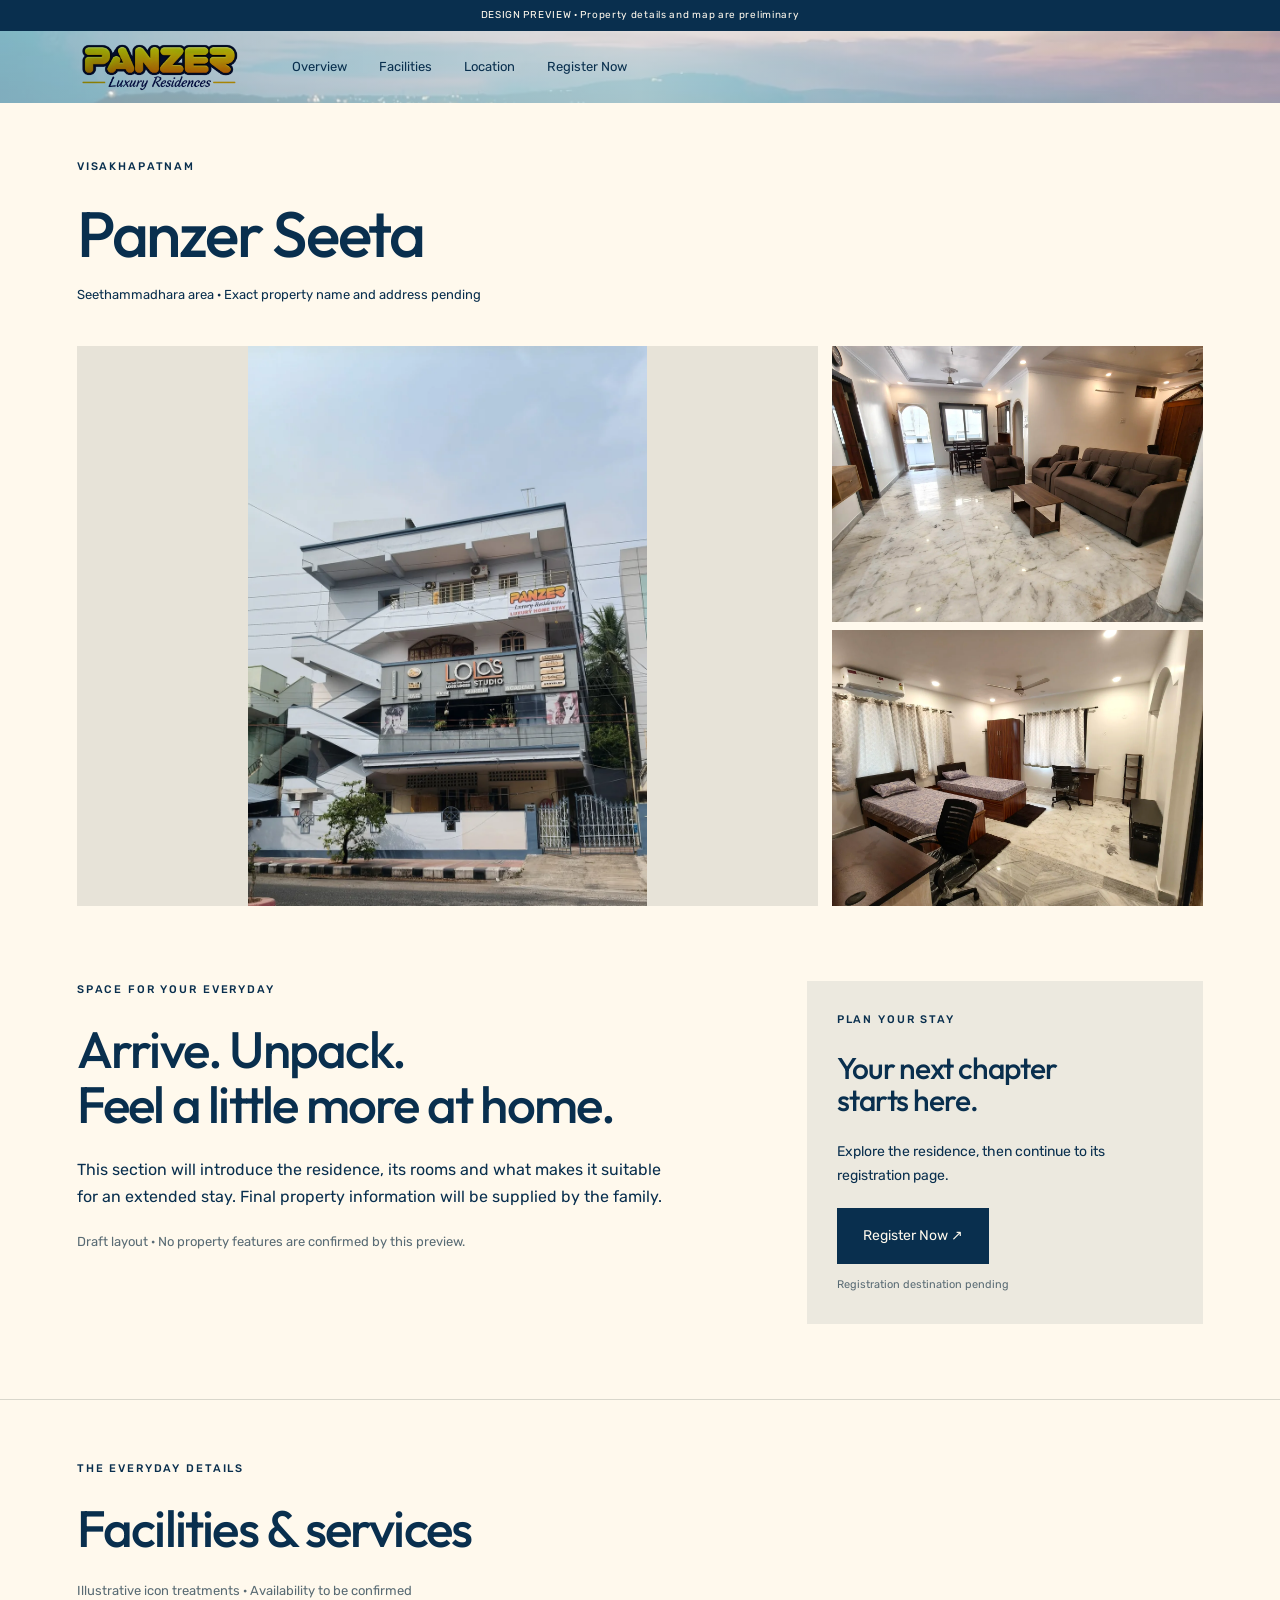
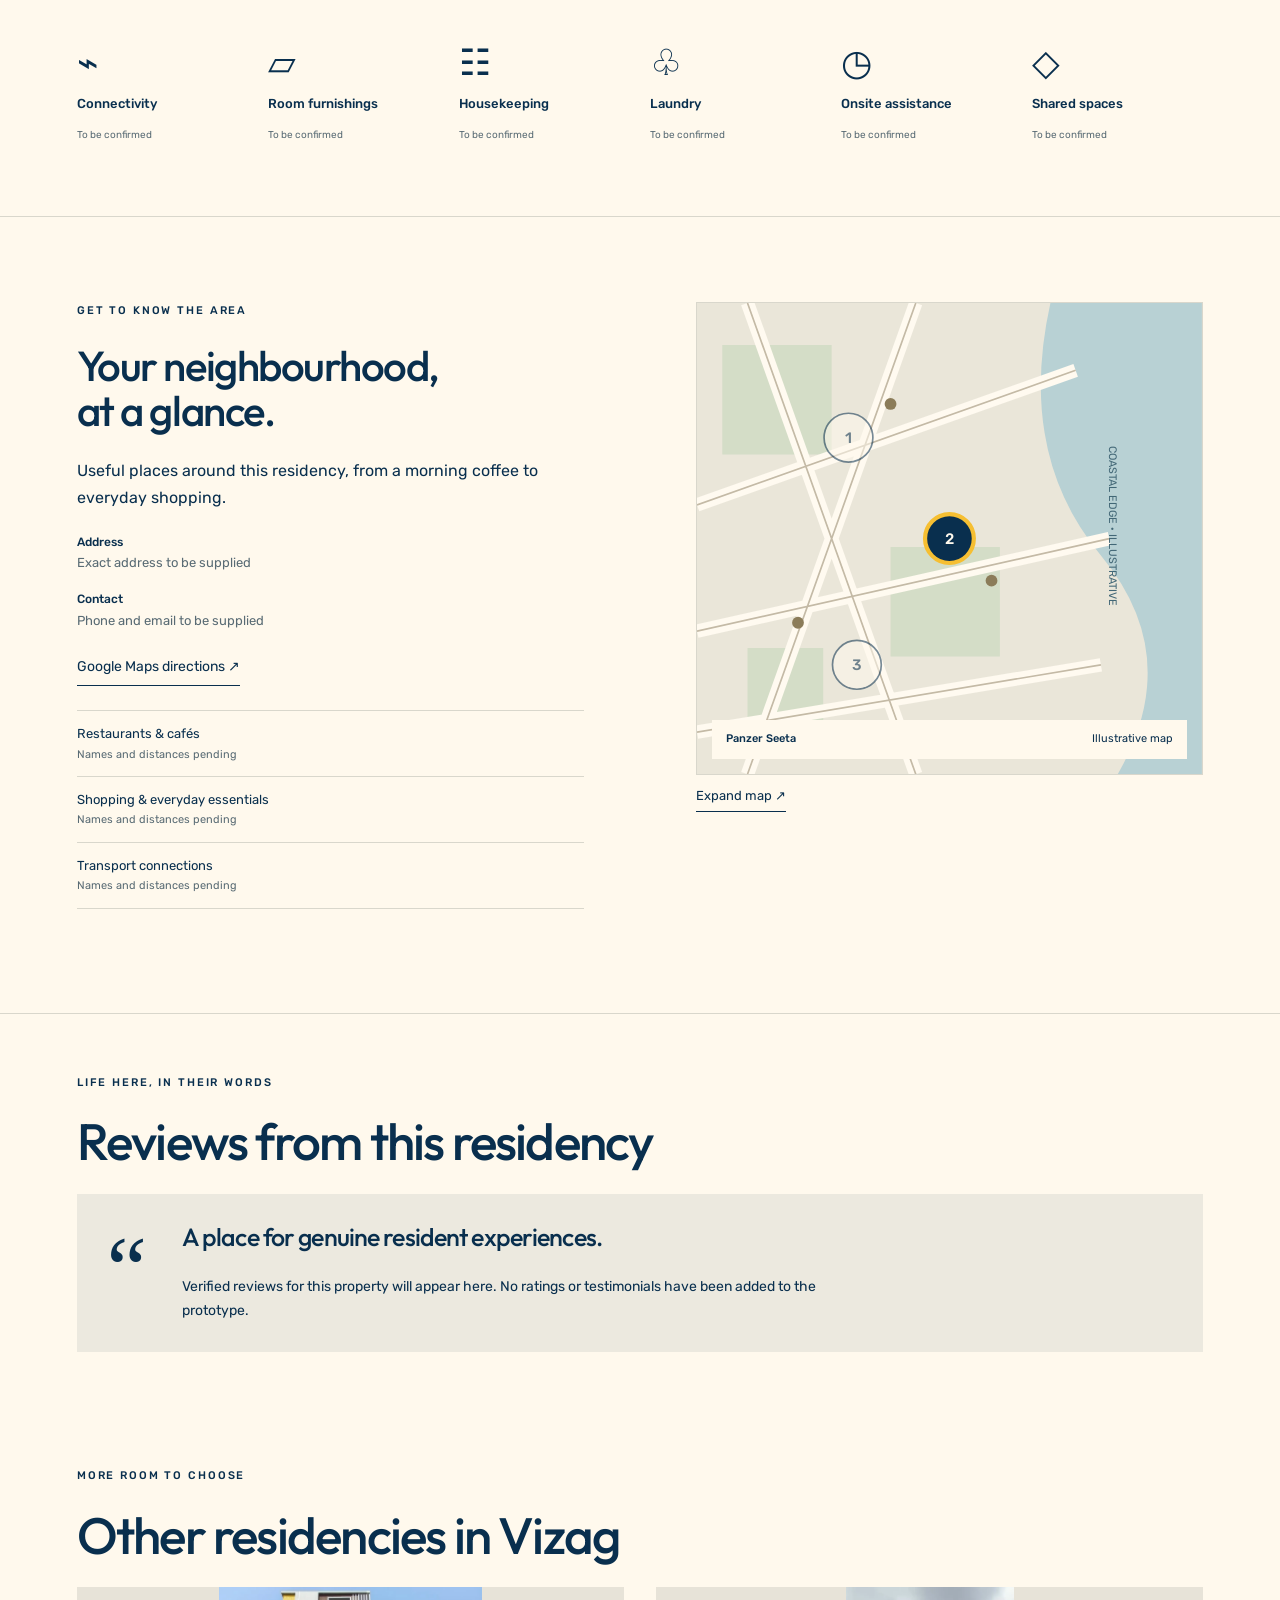
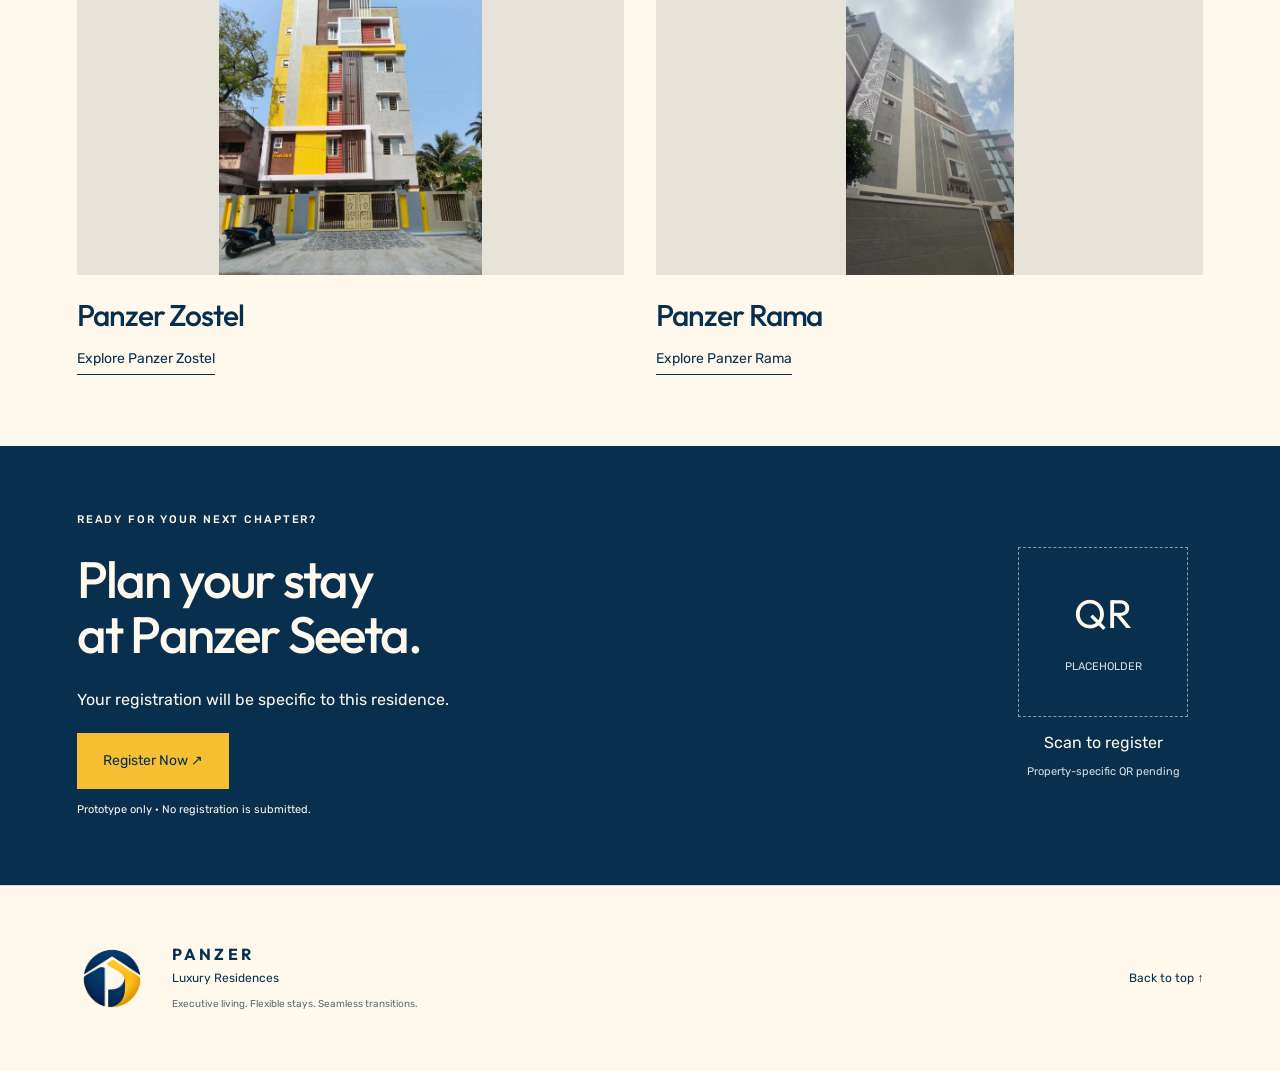
<file: prototypes/residency-b.html>
<!doctype html>
<html lang="en">
<head>
<meta charset="utf-8">
<meta name="viewport" content="width=device-width,initial-scale=1">
<meta name="robots" content="noindex">
<title>Panzer Seeta · Vizag — Panzer</title>
<link href="https://fonts.googleapis.com/css2?family=Outfit:wght@400;500;600&family=Rubik:wght@400;500&display=swap" rel="stylesheet">
<link href="prototype.css?v=coast-36b36eb" rel="stylesheet">
<link rel="stylesheet" href="/assets/residence-photos.css"></head>
<body>
<a class="skip" href="#main">Skip to content</a>
<div class="reviewbar">DESIGN PREVIEW · Property details and map are preliminary</div>
<header>
<a href="/" aria-label="Panzer Luxury Residences home">
<img src="/assets/panzer-main-logo-transparent.png" alt="Panzer Luxury Residences" width="185">
</a>
<nav aria-label="On this page">
<a href="#overview">Overview</a>
<a href="#facilities">Facilities</a>
<a href="#location">Location</a>
<a href="#registration">Register Now</a>
</nav>
<button class="menu" aria-expanded="false" aria-controls="mobile-nav">Menu</button>
</header>
<nav id="mobile-nav" hidden>
<a href="#overview">Overview</a>
<a href="#facilities">Facilities</a>
<a href="#location">Location</a>
<a href="#registration">Register Now</a>
</nav>
<main id="main" class="property" data-property-index="1">
<section class="property-title wrap">
<span class="eyebrow">VISAKHAPATNAM</span>
<h1>Panzer Seeta</h1>
<p>Seethammadhara area · Exact property name and address pending</p>
</section>
<section class="gallery wrap" aria-label="Panzer Seeta photos">
  <figure><img src="/assets/seeta-exterior-front-elevation.webp" alt="Panzer Seeta building exterior" fetchpriority="high"></figure>
  <div><figure><img src="/assets/seeta-living-room-sofa-and-windows.webp" alt="Living room with sofas and windows at Panzer Seeta" loading="lazy"></figure><figure><img src="/assets/seeta-twin-bedroom-wide-window-view.webp" alt="Twin bedroom with a desk by the window at Panzer Seeta" loading="lazy"></figure></div>
</section>
<section id="overview" class="overview wrap">
<div>
<span class="eyebrow">SPACE FOR YOUR EVERYDAY</span>
<h2>Arrive. Unpack.<br>Feel a little more at home.</h2>
<p>This section will introduce the residence, its rooms and what makes it suitable for an extended stay. Final property information will be supplied by the family.</p>
<p class="subtle">Draft layout · No property features are confirmed by this preview.</p>
</div>
<aside class="stay-card">
<span class="eyebrow">PLAN YOUR STAY</span>
<h3>Your next chapter<br>starts here.</h3>
<p>Explore the residence, then continue to its registration page.</p>
<a class="button" href="#registration">Register Now ↗</a>
<small>Registration destination pending</small>
</aside>
</section>
<section id="facilities" class="facilities wrap">
<span class="eyebrow">THE EVERYDAY DETAILS</span>
<h2>Facilities & services</h2>
<p class="subtle">Illustrative icon treatments · Availability to be confirmed</p>
<div class="facility-grid">
<div>
<span class="facility-icon" aria-hidden="true">⌁</span>
<h3>Connectivity</h3>
<small>To be confirmed</small>
</div>
<div>
<span class="facility-icon" aria-hidden="true">▱</span>
<h3>Room furnishings</h3>
<small>To be confirmed</small>
</div>
<div>
<span class="facility-icon" aria-hidden="true">☷</span>
<h3>Housekeeping</h3>
<small>To be confirmed</small>
</div>
<div>
<span class="facility-icon" aria-hidden="true">♧</span>
<h3>Laundry</h3>
<small>To be confirmed</small>
</div>
<div>
<span class="facility-icon" aria-hidden="true">◷</span>
<h3>Onsite assistance</h3>
<small>To be confirmed</small>
</div>
<div>
<span class="facility-icon" aria-hidden="true">◇</span>
<h3>Shared spaces</h3>
<small>To be confirmed</small>
</div>
</div>
</section>
<section id="location" class="location wrap">
<div>
<span class="eyebrow">GET TO KNOW THE AREA</span>
<h2>Your neighbourhood,<br>at a glance.</h2>
<p>Useful places around this residency, from a morning coffee to everyday shopping.</p>
<dl>
<dt>Address</dt>
<dd>Exact address to be supplied</dd>
<dt>Contact</dt>
<dd>Phone and email to be supplied</dd>
</dl>
<button class="text-link" data-notice="The Google Maps directions link will be added once the exact address is confirmed.">Google Maps directions ↗</button>
<ul class="nearby">
<li>Restaurants & cafés <small>Names and distances pending</small>
</li>
<li>Shopping & everyday essentials <small>Names and distances pending</small>
</li>
<li>Transport connections <small>Names and distances pending</small>
</li>
</ul>
</div>
<div>
<div class="map" aria-label="Illustrative neighbourhood map">
<svg viewBox="0 0 600 560" role="img" aria-label="Schematic coastal neighbourhood; positions are illustrative">
<rect width="600" height="560" fill="#eae6d9"/>
<path d="M420 0Q380 180 480 300T500 560H600V0" fill="#b8d1d4"/>
<g fill="#d4ddc7">
<path d="M30 50H160V180H30Z"/>
<path d="M230 290H360V420H230Z"/>
<path d="M60 410H150V520H60Z"/>
</g>
<g stroke="#fffaf0" stroke-width="16" fill="none">
<path d="M0 240L450 80M60 0L260 560M260 0L60 560M0 390L490 280M0 510L480 430"/>
</g>
<g stroke="#c4baa6" stroke-width="2" fill="none">
<path d="M0 240L450 80M60 0L260 560M260 0L60 560M0 390L490 280M0 510L480 430"/>
</g>
<text x="490" y="170" fill="#426776" font-size="13" transform="rotate(90 490 170)">COASTAL EDGE · ILLUSTRATIVE</text>
<g class="point" data-point="0" transform="translate(180 160)"><title>Panzer Zostel</title>
<circle r="29"/>
<text text-anchor="middle" y="6">1</text>
</g>
<g class="point" data-point="1" transform="translate(300 280)"><title>Panzer Seeta</title>
<circle r="29"/>
<text text-anchor="middle" y="6">2</text>
</g>
<g class="point" data-point="2" transform="translate(190 430)"><title>Panzer Rama</title>
<circle r="29"/>
<text text-anchor="middle" y="6">3</text>
</g>
<g fill="#8b7c59">
<circle cx="230" cy="120" r="7"/>
<circle cx="350" cy="330" r="7"/>
<circle cx="120" cy="380" r="7"/>
</g>
</svg>
<div class="map-caption">
<span class="map-label">Panzer Seeta</span>
<span>Illustrative map</span>
</div>
</div>
<button class="expand-map">Expand map ↗</button>
</div>
</section>
<section class="reviews wrap">
<span class="eyebrow">LIFE HERE, IN THEIR WORDS</span>
<h2>Reviews from this residency</h2>
<div class="review-placeholder">
<span aria-hidden="true">“</span>
<div>
<h3>A place for genuine resident experiences.</h3>
<p>Verified reviews for this property will appear here. No ratings or testimonials have been added to the prototype.</p>
</div>
</div>
</section>
<section class="related wrap">
<span class="eyebrow">MORE ROOM TO CHOOSE</span>
<h2>Other residencies in Vizag</h2>
<div class="related-grid"><article>
    <img src="/assets/zostel-exterior-yellow-facade.webp" alt="Panzer Zostel building exterior" loading="lazy">
    <h3>Panzer Zostel</h3>
    <a class="text-link" href="residency.html">Explore Panzer Zostel</a>
  </article>
<article>
    <img src="/assets/rama-exterior-street-level-view.webp" alt="Panzer Rama building exterior" loading="lazy">
    <h3>Panzer Rama</h3>
    <a class="text-link" href="residency-c.html">Explore Panzer Rama</a>
  </article></div>
</section>
<section id="registration" class="register wrap">
<div>
<span class="eyebrow">READY FOR YOUR NEXT CHAPTER?</span>
<h2>Plan your stay<br>at Panzer Seeta.</h2>
<p>Your registration will be specific to this residence.</p>
<button class="button gold" data-notice="Registration is not connected yet. The correct property-specific link will be supplied later.">Register Now ↗</button>
<p class="fine">Prototype only · No registration is submitted.</p>
</div>
<div class="qr">
<div class="qr-frame">
<span>QR</span>
<small>PLACEHOLDER</small>
</div>
<p>Scan to register</p>
<small>Property-specific QR pending</small>
</div>
</section>
</main>
<footer>
<img src="companion.png" alt="S3 Flowing Roof companion logo" width="70">
<div>
<strong>PANZER</strong>
<p>Luxury Residences</p>
<small>Executive living. Flexible stays. Seamless transitions.</small>
</div>
<a href="#main">Back to top ↑</a>
</footer>
<div id="notice" role="status" class="notice" hidden>
</div>
<dialog id="map-dialog">
<button class="close-map">Close map ×</button>
<h2>Your neighbourhood</h2>
<p>Illustrative layout only · Not a navigation map</p>
<div class="large-map">
</div>
</dialog>
<script type="module" src="/assets/prototype.mjs?v=residence-names-1">
</script>
</body>
</html>
</file>
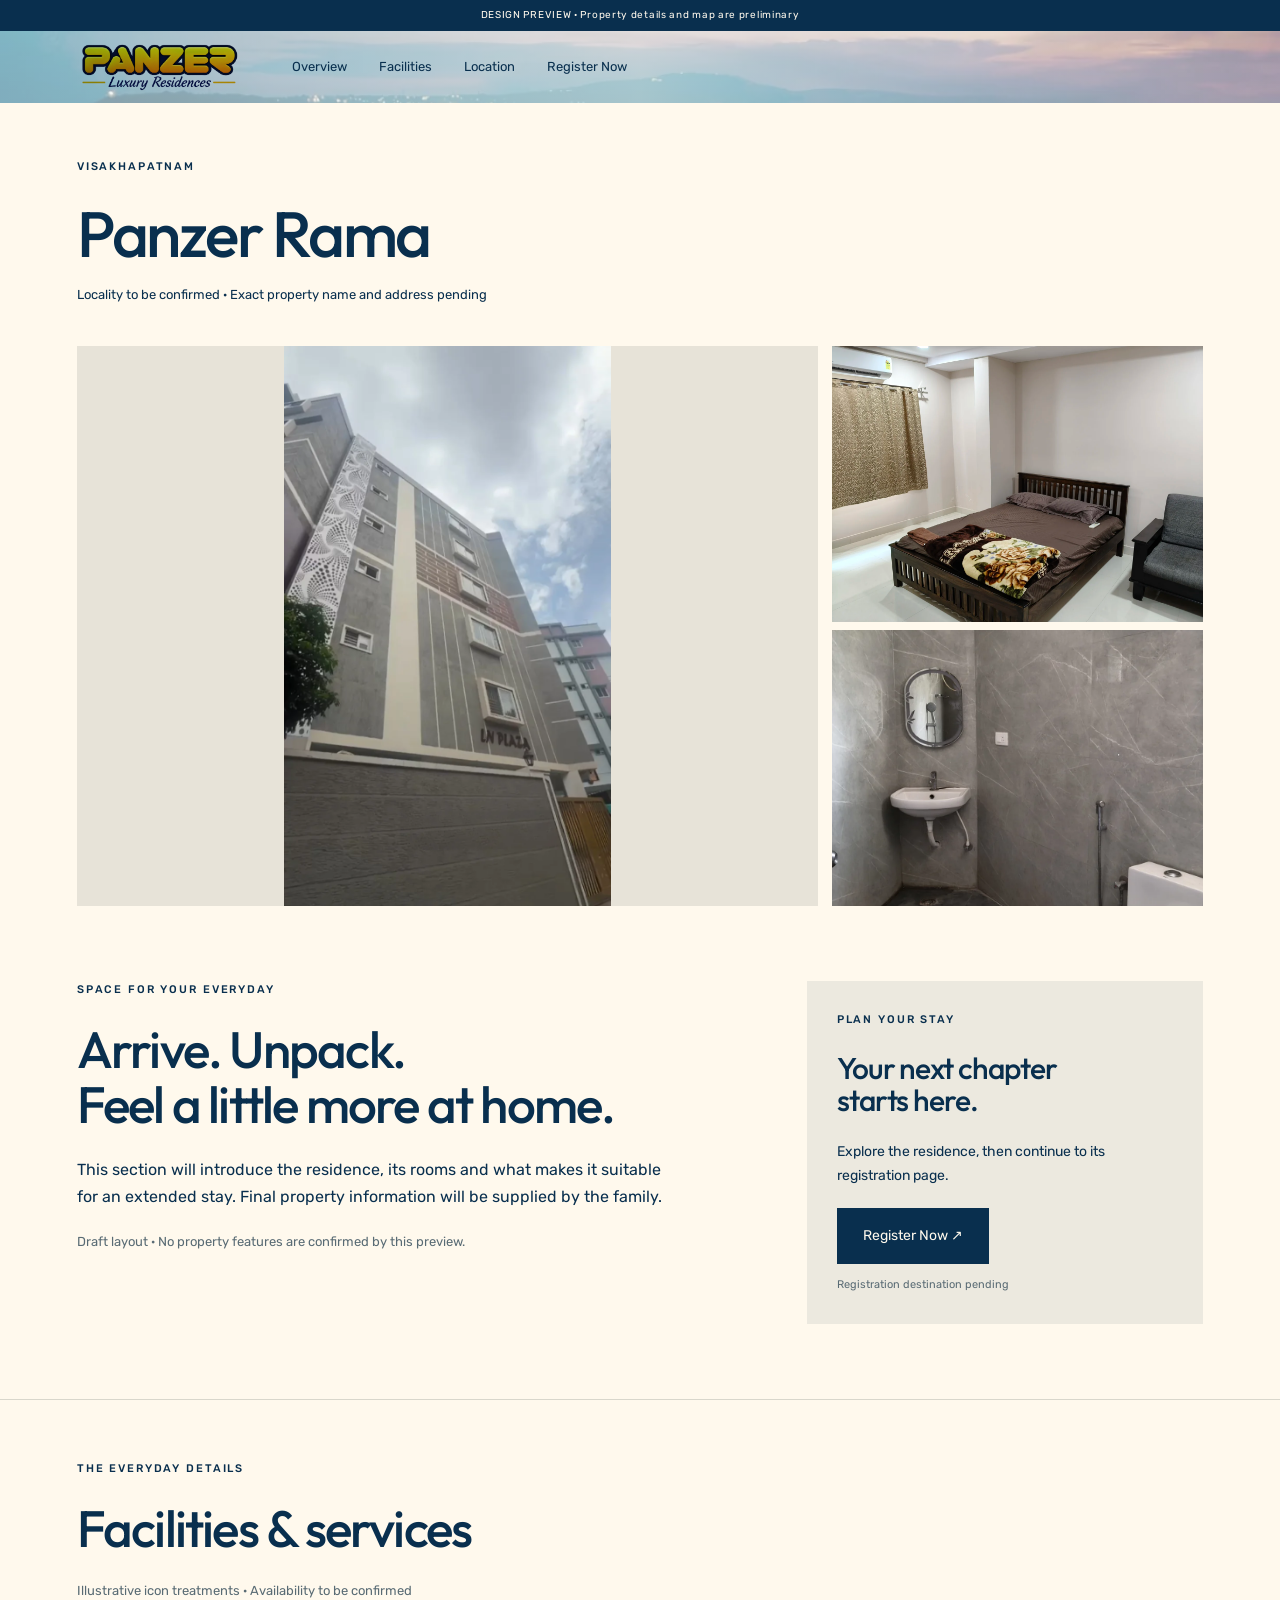
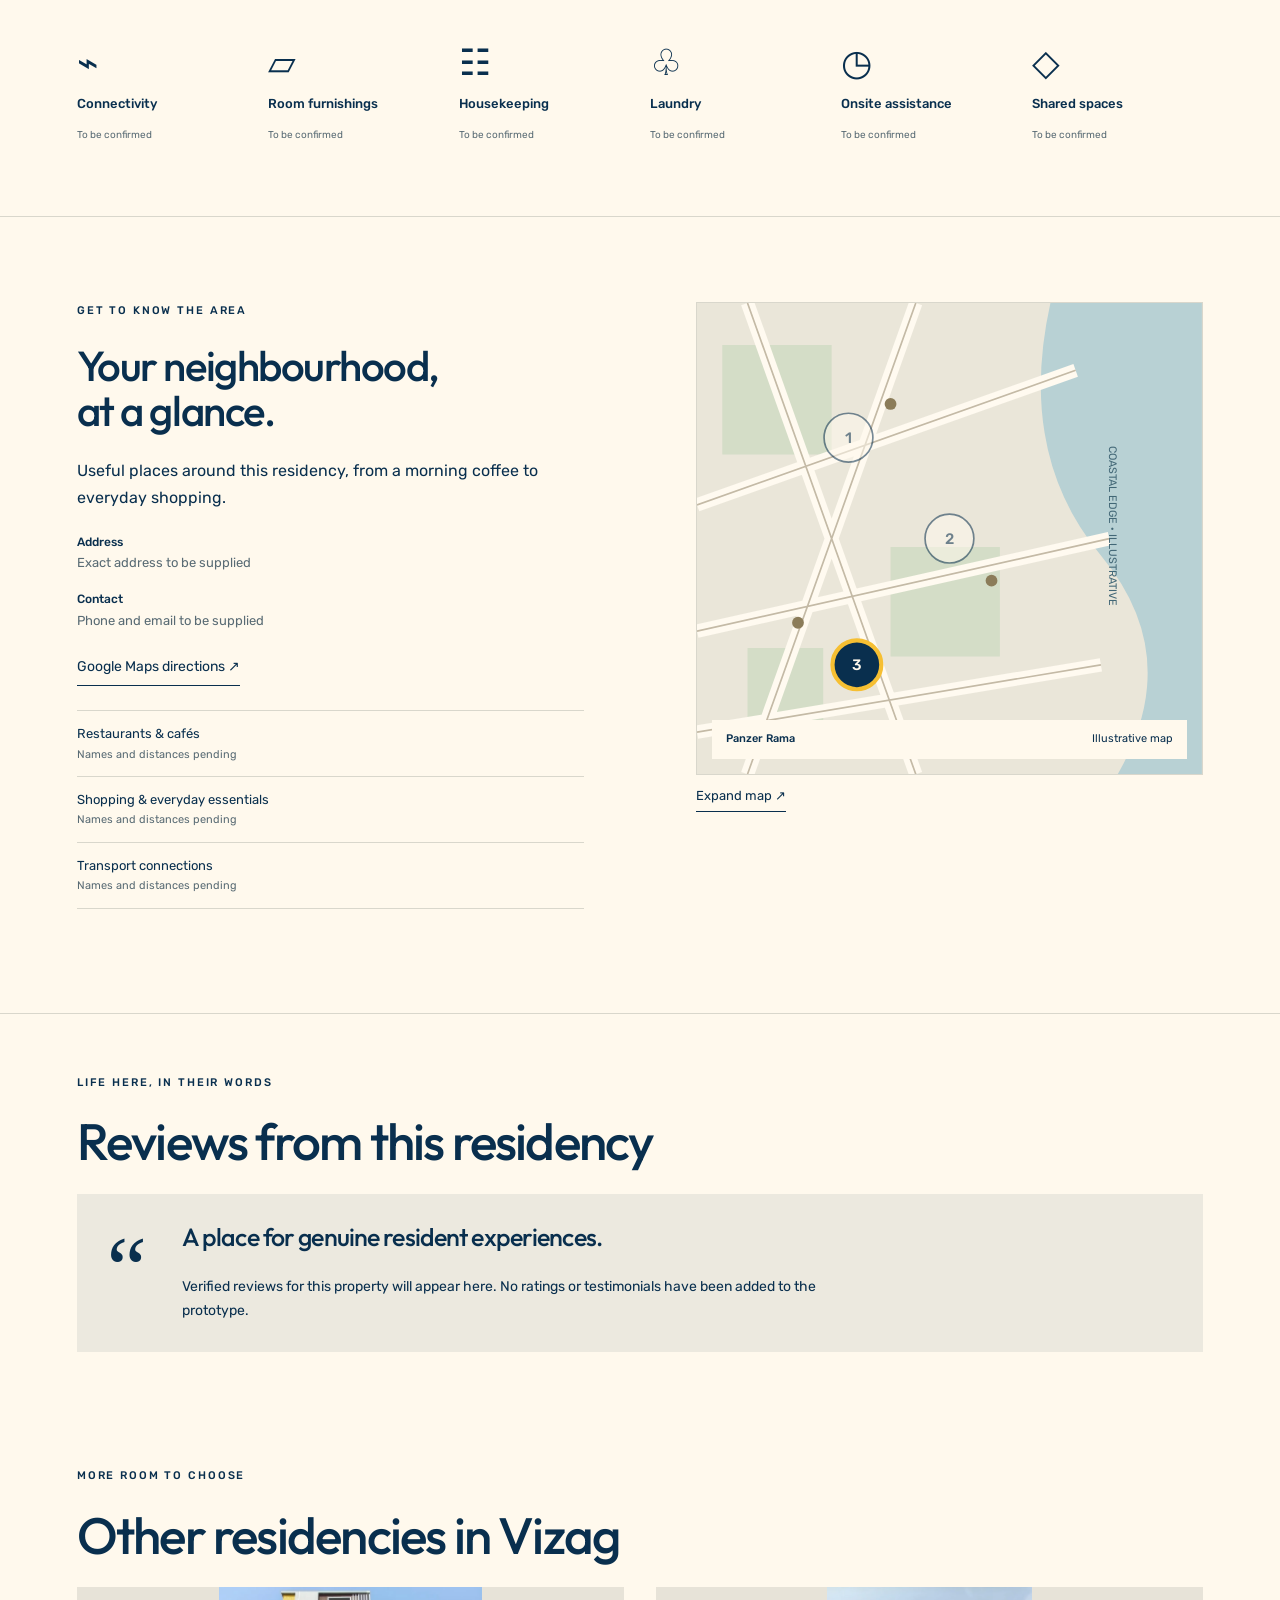
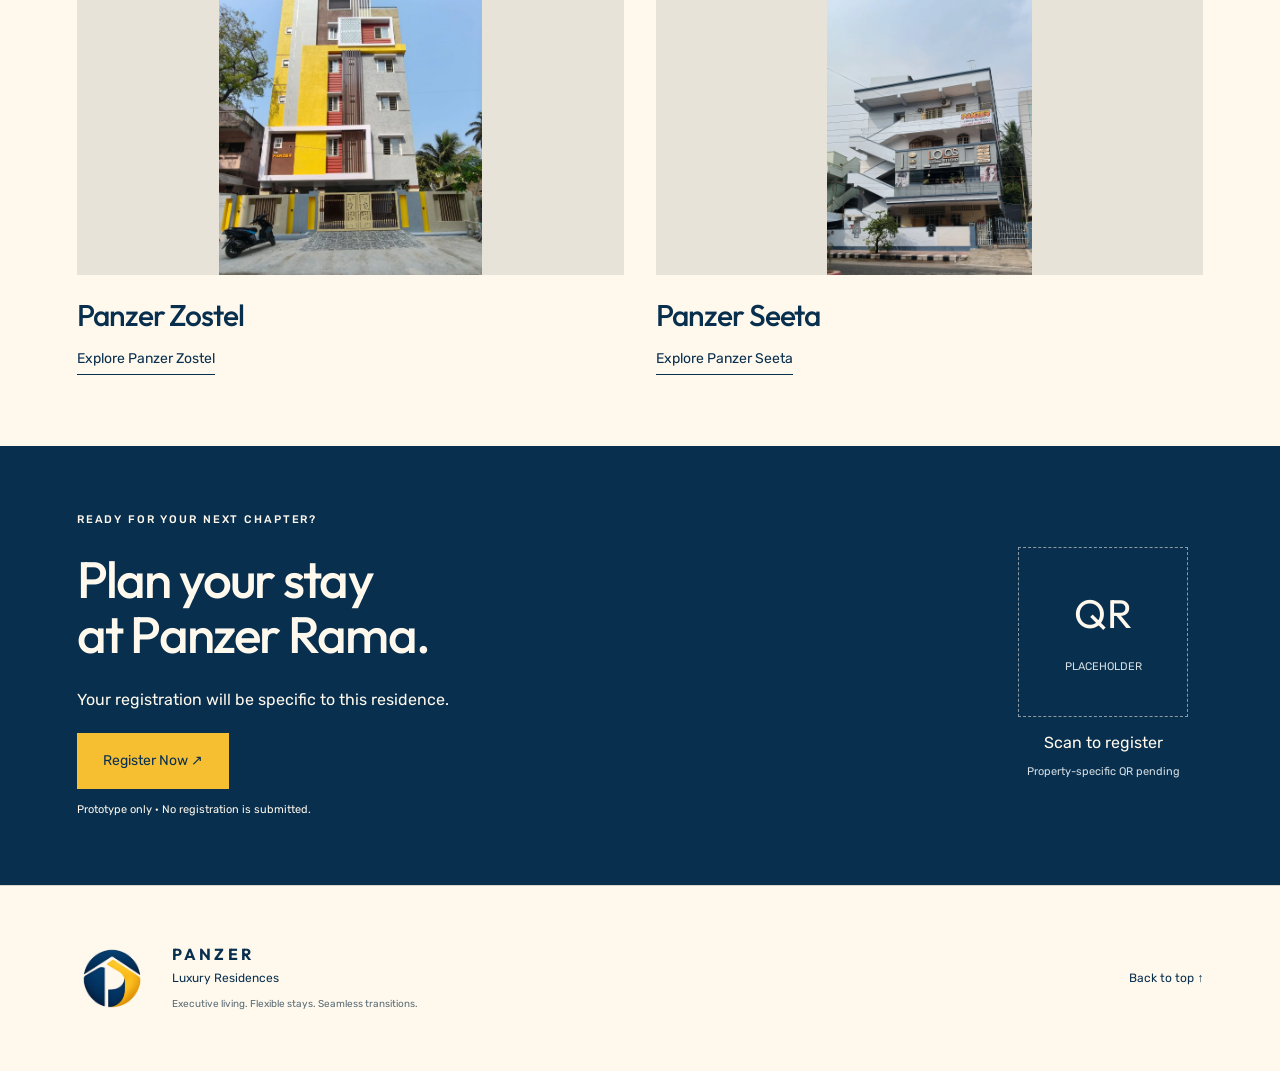
<file: prototypes/residency-c.html>
<!doctype html>
<html lang="en">
<head>
<meta charset="utf-8">
<meta name="viewport" content="width=device-width,initial-scale=1">
<meta name="robots" content="noindex">
<title>Panzer Rama · Vizag — Panzer</title>
<link href="https://fonts.googleapis.com/css2?family=Outfit:wght@400;500;600&family=Rubik:wght@400;500&display=swap" rel="stylesheet">
<link href="prototype.css?v=coast-36b36eb" rel="stylesheet">
<link rel="stylesheet" href="/assets/residence-photos.css"></head>
<body>
<a class="skip" href="#main">Skip to content</a>
<div class="reviewbar">DESIGN PREVIEW · Property details and map are preliminary</div>
<header>
<a href="/" aria-label="Panzer Luxury Residences home">
<img src="/assets/panzer-main-logo-transparent.png" alt="Panzer Luxury Residences" width="185">
</a>
<nav aria-label="On this page">
<a href="#overview">Overview</a>
<a href="#facilities">Facilities</a>
<a href="#location">Location</a>
<a href="#registration">Register Now</a>
</nav>
<button class="menu" aria-expanded="false" aria-controls="mobile-nav">Menu</button>
</header>
<nav id="mobile-nav" hidden>
<a href="#overview">Overview</a>
<a href="#facilities">Facilities</a>
<a href="#location">Location</a>
<a href="#registration">Register Now</a>
</nav>
<main id="main" class="property" data-property-index="2">
<section class="property-title wrap">
<span class="eyebrow">VISAKHAPATNAM</span>
<h1>Panzer Rama</h1>
<p>Locality to be confirmed · Exact property name and address pending</p>
</section>
<section class="gallery wrap" aria-label="Panzer Rama photos">
  <figure><img src="/assets/rama-exterior-street-level-view.webp" alt="Panzer Rama building exterior" fetchpriority="high"></figure>
  <div><figure><img src="/assets/rama-bedroom-with-armchair.webp" alt="Bedroom with an armchair at Panzer Rama" loading="lazy"></figure><figure><img src="/assets/rama-bathroom-grey-tile.webp" alt="Grey-tiled bathroom at Panzer Rama" loading="lazy"></figure></div>
</section>
<section id="overview" class="overview wrap">
<div>
<span class="eyebrow">SPACE FOR YOUR EVERYDAY</span>
<h2>Arrive. Unpack.<br>Feel a little more at home.</h2>
<p>This section will introduce the residence, its rooms and what makes it suitable for an extended stay. Final property information will be supplied by the family.</p>
<p class="subtle">Draft layout · No property features are confirmed by this preview.</p>
</div>
<aside class="stay-card">
<span class="eyebrow">PLAN YOUR STAY</span>
<h3>Your next chapter<br>starts here.</h3>
<p>Explore the residence, then continue to its registration page.</p>
<a class="button" href="#registration">Register Now ↗</a>
<small>Registration destination pending</small>
</aside>
</section>
<section id="facilities" class="facilities wrap">
<span class="eyebrow">THE EVERYDAY DETAILS</span>
<h2>Facilities & services</h2>
<p class="subtle">Illustrative icon treatments · Availability to be confirmed</p>
<div class="facility-grid">
<div>
<span class="facility-icon" aria-hidden="true">⌁</span>
<h3>Connectivity</h3>
<small>To be confirmed</small>
</div>
<div>
<span class="facility-icon" aria-hidden="true">▱</span>
<h3>Room furnishings</h3>
<small>To be confirmed</small>
</div>
<div>
<span class="facility-icon" aria-hidden="true">☷</span>
<h3>Housekeeping</h3>
<small>To be confirmed</small>
</div>
<div>
<span class="facility-icon" aria-hidden="true">♧</span>
<h3>Laundry</h3>
<small>To be confirmed</small>
</div>
<div>
<span class="facility-icon" aria-hidden="true">◷</span>
<h3>Onsite assistance</h3>
<small>To be confirmed</small>
</div>
<div>
<span class="facility-icon" aria-hidden="true">◇</span>
<h3>Shared spaces</h3>
<small>To be confirmed</small>
</div>
</div>
</section>
<section id="location" class="location wrap">
<div>
<span class="eyebrow">GET TO KNOW THE AREA</span>
<h2>Your neighbourhood,<br>at a glance.</h2>
<p>Useful places around this residency, from a morning coffee to everyday shopping.</p>
<dl>
<dt>Address</dt>
<dd>Exact address to be supplied</dd>
<dt>Contact</dt>
<dd>Phone and email to be supplied</dd>
</dl>
<button class="text-link" data-notice="The Google Maps directions link will be added once the exact address is confirmed.">Google Maps directions ↗</button>
<ul class="nearby">
<li>Restaurants & cafés <small>Names and distances pending</small>
</li>
<li>Shopping & everyday essentials <small>Names and distances pending</small>
</li>
<li>Transport connections <small>Names and distances pending</small>
</li>
</ul>
</div>
<div>
<div class="map" aria-label="Illustrative neighbourhood map">
<svg viewBox="0 0 600 560" role="img" aria-label="Schematic coastal neighbourhood; positions are illustrative">
<rect width="600" height="560" fill="#eae6d9"/>
<path d="M420 0Q380 180 480 300T500 560H600V0" fill="#b8d1d4"/>
<g fill="#d4ddc7">
<path d="M30 50H160V180H30Z"/>
<path d="M230 290H360V420H230Z"/>
<path d="M60 410H150V520H60Z"/>
</g>
<g stroke="#fffaf0" stroke-width="16" fill="none">
<path d="M0 240L450 80M60 0L260 560M260 0L60 560M0 390L490 280M0 510L480 430"/>
</g>
<g stroke="#c4baa6" stroke-width="2" fill="none">
<path d="M0 240L450 80M60 0L260 560M260 0L60 560M0 390L490 280M0 510L480 430"/>
</g>
<text x="490" y="170" fill="#426776" font-size="13" transform="rotate(90 490 170)">COASTAL EDGE · ILLUSTRATIVE</text>
<g class="point" data-point="0" transform="translate(180 160)"><title>Panzer Zostel</title>
<circle r="29"/>
<text text-anchor="middle" y="6">1</text>
</g>
<g class="point" data-point="1" transform="translate(300 280)"><title>Panzer Seeta</title>
<circle r="29"/>
<text text-anchor="middle" y="6">2</text>
</g>
<g class="point" data-point="2" transform="translate(190 430)"><title>Panzer Rama</title>
<circle r="29"/>
<text text-anchor="middle" y="6">3</text>
</g>
<g fill="#8b7c59">
<circle cx="230" cy="120" r="7"/>
<circle cx="350" cy="330" r="7"/>
<circle cx="120" cy="380" r="7"/>
</g>
</svg>
<div class="map-caption">
<span class="map-label">Panzer Rama</span>
<span>Illustrative map</span>
</div>
</div>
<button class="expand-map">Expand map ↗</button>
</div>
</section>
<section class="reviews wrap">
<span class="eyebrow">LIFE HERE, IN THEIR WORDS</span>
<h2>Reviews from this residency</h2>
<div class="review-placeholder">
<span aria-hidden="true">“</span>
<div>
<h3>A place for genuine resident experiences.</h3>
<p>Verified reviews for this property will appear here. No ratings or testimonials have been added to the prototype.</p>
</div>
</div>
</section>
<section class="related wrap">
<span class="eyebrow">MORE ROOM TO CHOOSE</span>
<h2>Other residencies in Vizag</h2>
<div class="related-grid"><article>
    <img src="/assets/zostel-exterior-yellow-facade.webp" alt="Panzer Zostel building exterior" loading="lazy">
    <h3>Panzer Zostel</h3>
    <a class="text-link" href="residency.html">Explore Panzer Zostel</a>
  </article>
<article>
    <img src="/assets/seeta-exterior-front-elevation.webp" alt="Panzer Seeta building exterior" loading="lazy">
    <h3>Panzer Seeta</h3>
    <a class="text-link" href="residency-b.html">Explore Panzer Seeta</a>
  </article></div>
</section>
<section id="registration" class="register wrap">
<div>
<span class="eyebrow">READY FOR YOUR NEXT CHAPTER?</span>
<h2>Plan your stay<br>at Panzer Rama.</h2>
<p>Your registration will be specific to this residence.</p>
<button class="button gold" data-notice="Registration is not connected yet. The correct property-specific link will be supplied later.">Register Now ↗</button>
<p class="fine">Prototype only · No registration is submitted.</p>
</div>
<div class="qr">
<div class="qr-frame">
<span>QR</span>
<small>PLACEHOLDER</small>
</div>
<p>Scan to register</p>
<small>Property-specific QR pending</small>
</div>
</section>
</main>
<footer>
<img src="companion.png" alt="S3 Flowing Roof companion logo" width="70">
<div>
<strong>PANZER</strong>
<p>Luxury Residences</p>
<small>Executive living. Flexible stays. Seamless transitions.</small>
</div>
<a href="#main">Back to top ↑</a>
</footer>
<div id="notice" role="status" class="notice" hidden>
</div>
<dialog id="map-dialog">
<button class="close-map">Close map ×</button>
<h2>Your neighbourhood</h2>
<p>Illustrative layout only · Not a navigation map</p>
<div class="large-map">
</div>
</dialog>
<script type="module" src="/assets/prototype.mjs?v=residence-names-1">
</script>
</body>
</html>
</file>
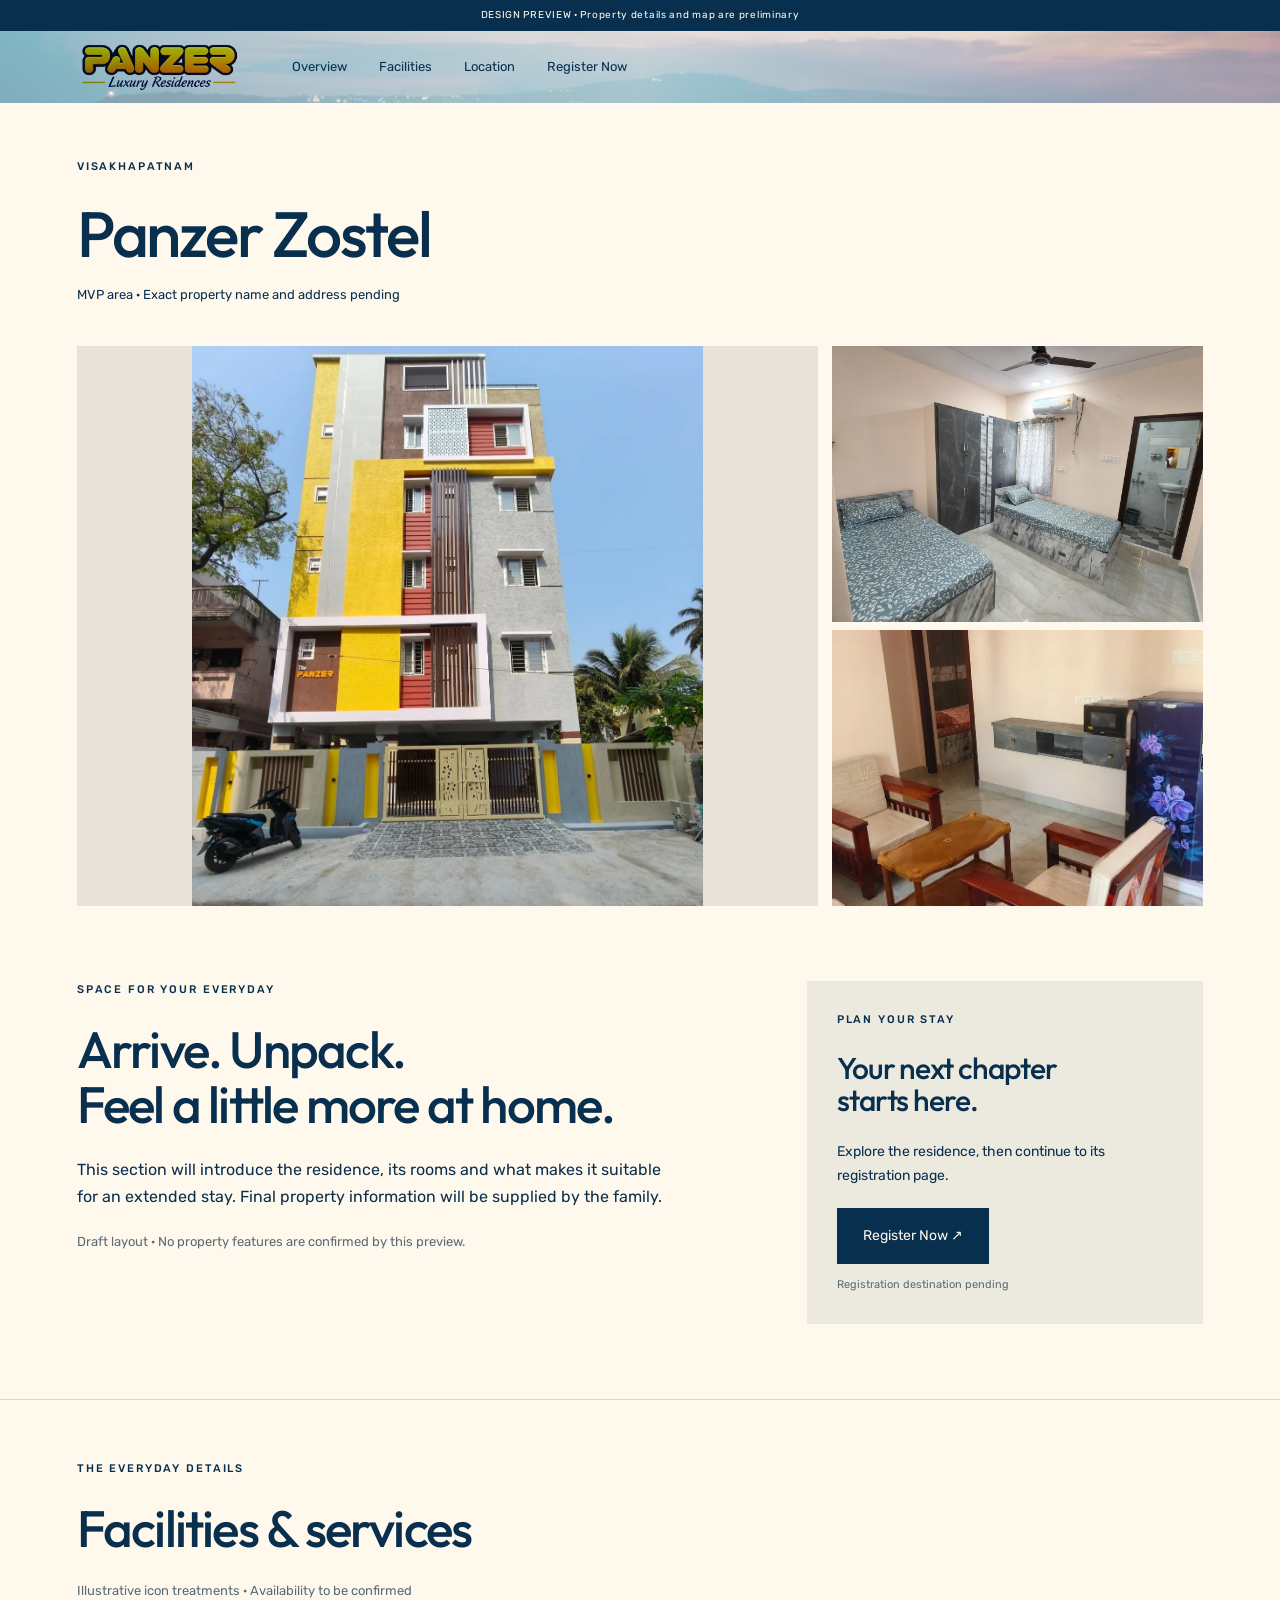
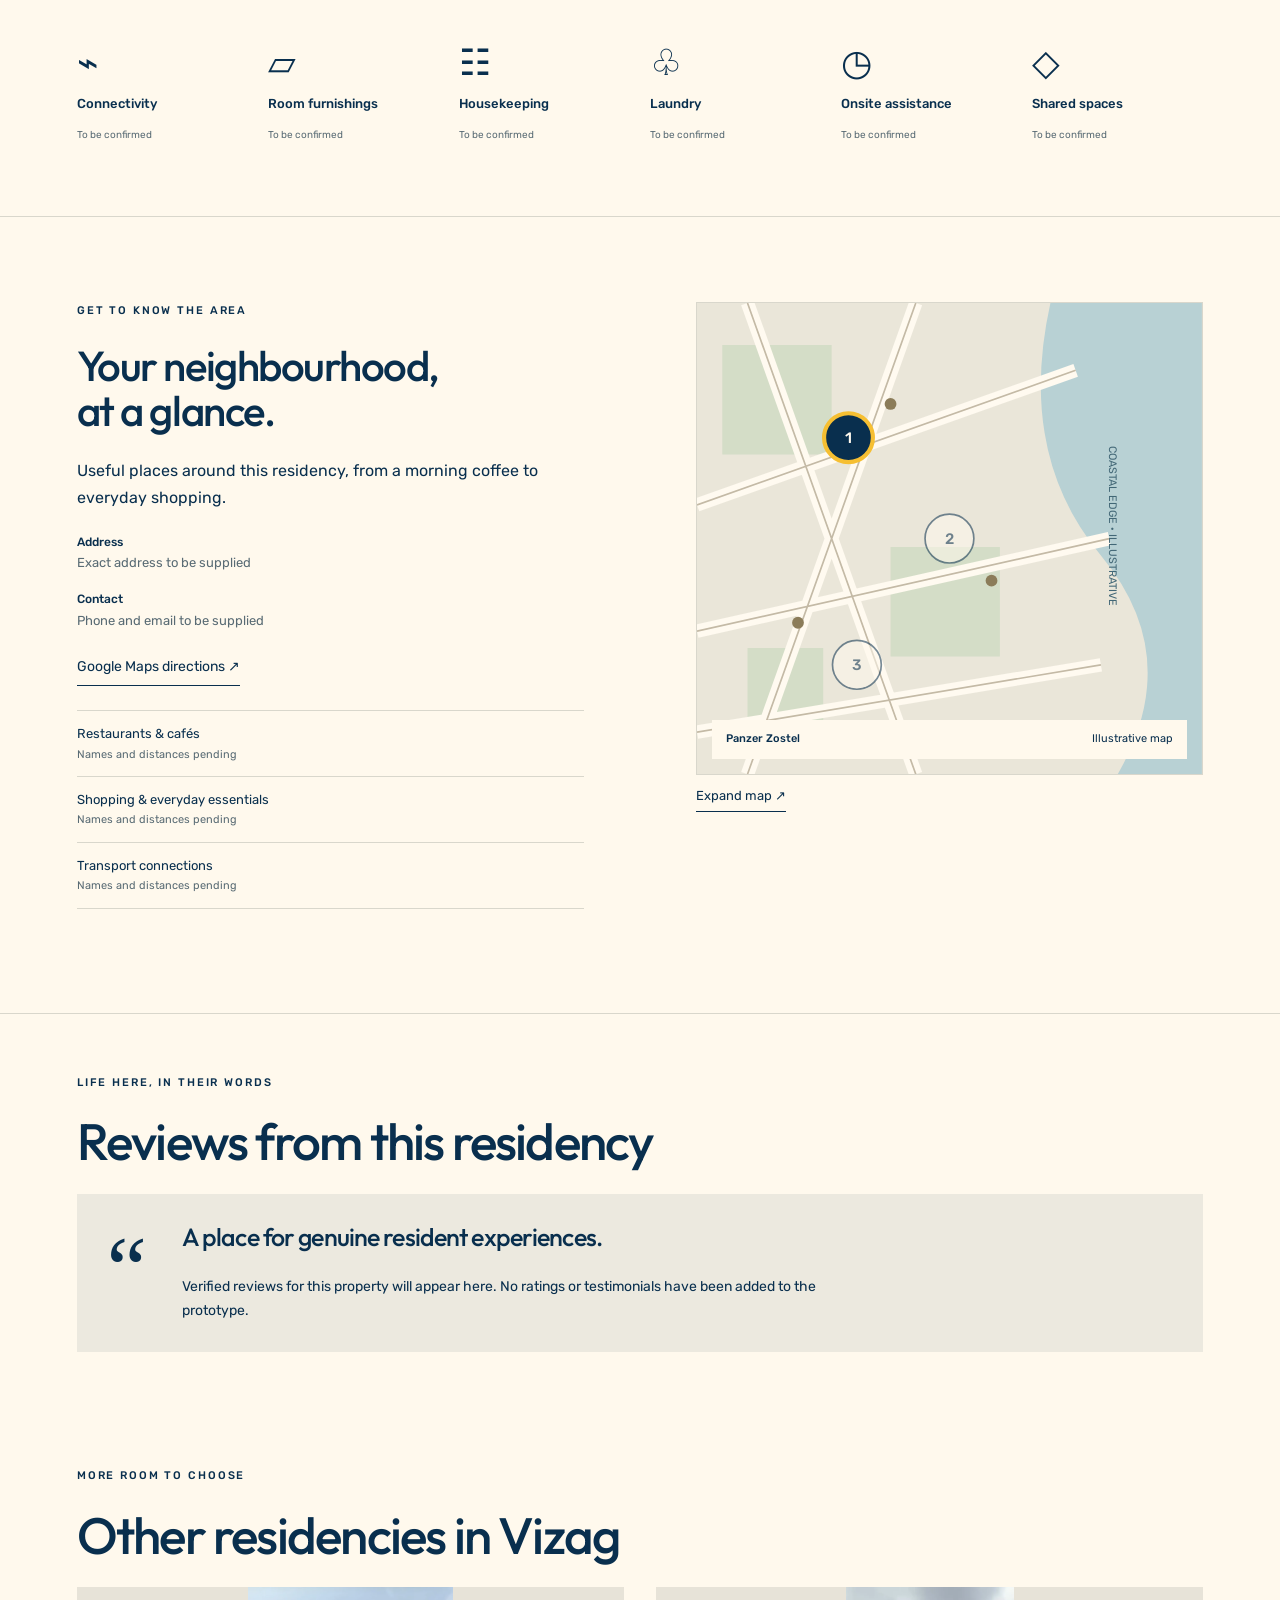
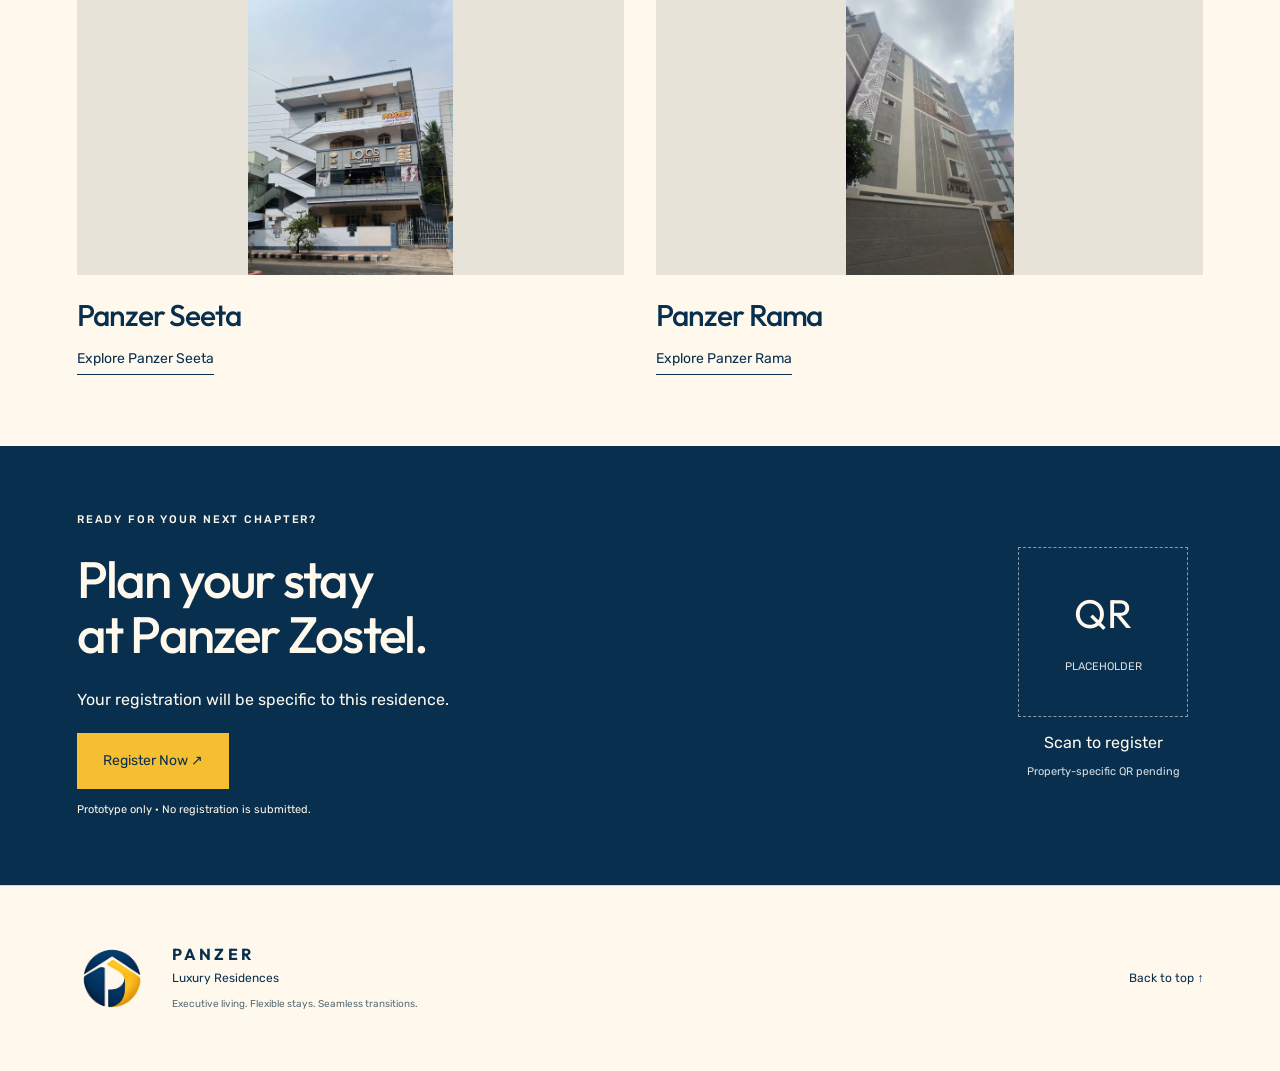
<file: prototypes/residency.html>
<!doctype html>
<html lang="en">
<head>
<meta charset="utf-8">
<meta name="viewport" content="width=device-width,initial-scale=1">
<meta name="robots" content="noindex">
<title>Panzer Zostel · Vizag — Panzer</title>
<link href="https://fonts.googleapis.com/css2?family=Outfit:wght@400;500;600&family=Rubik:wght@400;500&display=swap" rel="stylesheet">
<link href="prototype.css?v=coast-36b36eb" rel="stylesheet">
<link rel="stylesheet" href="/assets/residence-photos.css"></head>
<body>
<a class="skip" href="#main">Skip to content</a>
<div class="reviewbar">DESIGN PREVIEW · Property details and map are preliminary</div>
<header>
<a href="/" aria-label="Panzer Luxury Residences home">
<img src="/assets/panzer-main-logo-transparent.png" alt="Panzer Luxury Residences" width="185">
</a>
<nav aria-label="On this page">
<a href="#overview">Overview</a>
<a href="#facilities">Facilities</a>
<a href="#location">Location</a>
<a href="#registration">Register Now</a>
</nav>
<button class="menu" aria-expanded="false" aria-controls="mobile-nav">Menu</button>
</header>
<nav id="mobile-nav" hidden>
<a href="#overview">Overview</a>
<a href="#facilities">Facilities</a>
<a href="#location">Location</a>
<a href="#registration">Register Now</a>
</nav>
<main id="main" class="property" data-property-index="0">
<section class="property-title wrap">
<span class="eyebrow">VISAKHAPATNAM</span>
<h1>Panzer Zostel</h1>
<p>MVP area · Exact property name and address pending</p>
</section>
<section class="gallery wrap" aria-label="Panzer Zostel photos">
  <figure><img src="/assets/zostel-exterior-yellow-facade.webp" alt="Panzer Zostel building exterior" fetchpriority="high"></figure>
  <div><figure><img src="/assets/zostel-twin-bedroom-blue-bedding.webp" alt="Twin beds with blue bedding at Panzer Zostel" loading="lazy"></figure><figure><img src="/assets/zostel-sitting-area-with-fridge.webp" alt="Sitting area with a fridge at Panzer Zostel" loading="lazy"></figure></div>
</section>
<section id="overview" class="overview wrap">
<div>
<span class="eyebrow">SPACE FOR YOUR EVERYDAY</span>
<h2>Arrive. Unpack.<br>Feel a little more at home.</h2>
<p>This section will introduce the residence, its rooms and what makes it suitable for an extended stay. Final property information will be supplied by the family.</p>
<p class="subtle">Draft layout · No property features are confirmed by this preview.</p>
</div>
<aside class="stay-card">
<span class="eyebrow">PLAN YOUR STAY</span>
<h3>Your next chapter<br>starts here.</h3>
<p>Explore the residence, then continue to its registration page.</p>
<a class="button" href="#registration">Register Now ↗</a>
<small>Registration destination pending</small>
</aside>
</section>
<section id="facilities" class="facilities wrap">
<span class="eyebrow">THE EVERYDAY DETAILS</span>
<h2>Facilities & services</h2>
<p class="subtle">Illustrative icon treatments · Availability to be confirmed</p>
<div class="facility-grid">
<div>
<span class="facility-icon" aria-hidden="true">⌁</span>
<h3>Connectivity</h3>
<small>To be confirmed</small>
</div>
<div>
<span class="facility-icon" aria-hidden="true">▱</span>
<h3>Room furnishings</h3>
<small>To be confirmed</small>
</div>
<div>
<span class="facility-icon" aria-hidden="true">☷</span>
<h3>Housekeeping</h3>
<small>To be confirmed</small>
</div>
<div>
<span class="facility-icon" aria-hidden="true">♧</span>
<h3>Laundry</h3>
<small>To be confirmed</small>
</div>
<div>
<span class="facility-icon" aria-hidden="true">◷</span>
<h3>Onsite assistance</h3>
<small>To be confirmed</small>
</div>
<div>
<span class="facility-icon" aria-hidden="true">◇</span>
<h3>Shared spaces</h3>
<small>To be confirmed</small>
</div>
</div>
</section>
<section id="location" class="location wrap">
<div>
<span class="eyebrow">GET TO KNOW THE AREA</span>
<h2>Your neighbourhood,<br>at a glance.</h2>
<p>Useful places around this residency, from a morning coffee to everyday shopping.</p>
<dl>
<dt>Address</dt>
<dd>Exact address to be supplied</dd>
<dt>Contact</dt>
<dd>Phone and email to be supplied</dd>
</dl>
<button class="text-link" data-notice="The Google Maps directions link will be added once the exact address is confirmed.">Google Maps directions ↗</button>
<ul class="nearby">
<li>Restaurants & cafés <small>Names and distances pending</small>
</li>
<li>Shopping & everyday essentials <small>Names and distances pending</small>
</li>
<li>Transport connections <small>Names and distances pending</small>
</li>
</ul>
</div>
<div>
<div class="map" aria-label="Illustrative neighbourhood map">
<svg viewBox="0 0 600 560" role="img" aria-label="Schematic coastal neighbourhood; positions are illustrative">
<rect width="600" height="560" fill="#eae6d9"/>
<path d="M420 0Q380 180 480 300T500 560H600V0" fill="#b8d1d4"/>
<g fill="#d4ddc7">
<path d="M30 50H160V180H30Z"/>
<path d="M230 290H360V420H230Z"/>
<path d="M60 410H150V520H60Z"/>
</g>
<g stroke="#fffaf0" stroke-width="16" fill="none">
<path d="M0 240L450 80M60 0L260 560M260 0L60 560M0 390L490 280M0 510L480 430"/>
</g>
<g stroke="#c4baa6" stroke-width="2" fill="none">
<path d="M0 240L450 80M60 0L260 560M260 0L60 560M0 390L490 280M0 510L480 430"/>
</g>
<text x="490" y="170" fill="#426776" font-size="13" transform="rotate(90 490 170)">COASTAL EDGE · ILLUSTRATIVE</text>
<g class="point" data-point="0" transform="translate(180 160)"><title>Panzer Zostel</title>
<circle r="29"/>
<text text-anchor="middle" y="6">1</text>
</g>
<g class="point" data-point="1" transform="translate(300 280)"><title>Panzer Seeta</title>
<circle r="29"/>
<text text-anchor="middle" y="6">2</text>
</g>
<g class="point" data-point="2" transform="translate(190 430)"><title>Panzer Rama</title>
<circle r="29"/>
<text text-anchor="middle" y="6">3</text>
</g>
<g fill="#8b7c59">
<circle cx="230" cy="120" r="7"/>
<circle cx="350" cy="330" r="7"/>
<circle cx="120" cy="380" r="7"/>
</g>
</svg>
<div class="map-caption">
<span class="map-label">Panzer Zostel</span>
<span>Illustrative map</span>
</div>
</div>
<button class="expand-map">Expand map ↗</button>
</div>
</section>
<section class="reviews wrap">
<span class="eyebrow">LIFE HERE, IN THEIR WORDS</span>
<h2>Reviews from this residency</h2>
<div class="review-placeholder">
<span aria-hidden="true">“</span>
<div>
<h3>A place for genuine resident experiences.</h3>
<p>Verified reviews for this property will appear here. No ratings or testimonials have been added to the prototype.</p>
</div>
</div>
</section>
<section class="related wrap">
<span class="eyebrow">MORE ROOM TO CHOOSE</span>
<h2>Other residencies in Vizag</h2>
<div class="related-grid"><article>
    <img src="/assets/seeta-exterior-front-elevation.webp" alt="Panzer Seeta building exterior" loading="lazy">
    <h3>Panzer Seeta</h3>
    <a class="text-link" href="residency-b.html">Explore Panzer Seeta</a>
  </article>
<article>
    <img src="/assets/rama-exterior-street-level-view.webp" alt="Panzer Rama building exterior" loading="lazy">
    <h3>Panzer Rama</h3>
    <a class="text-link" href="residency-c.html">Explore Panzer Rama</a>
  </article></div>
</section>
<section id="registration" class="register wrap">
<div>
<span class="eyebrow">READY FOR YOUR NEXT CHAPTER?</span>
<h2>Plan your stay<br>at Panzer Zostel.</h2>
<p>Your registration will be specific to this residence.</p>
<button class="button gold" data-notice="Registration is not connected yet. The correct property-specific link will be supplied later.">Register Now ↗</button>
<p class="fine">Prototype only · No registration is submitted.</p>
</div>
<div class="qr">
<div class="qr-frame">
<span>QR</span>
<small>PLACEHOLDER</small>
</div>
<p>Scan to register</p>
<small>Property-specific QR pending</small>
</div>
</section>
</main>
<footer>
<img src="companion.png" alt="S3 Flowing Roof companion logo" width="70">
<div>
<strong>PANZER</strong>
<p>Luxury Residences</p>
<small>Executive living. Flexible stays. Seamless transitions.</small>
</div>
<a href="#main">Back to top ↑</a>
</footer>
<div id="notice" role="status" class="notice" hidden>
</div>
<dialog id="map-dialog">
<button class="close-map">Close map ×</button>
<h2>Your neighbourhood</h2>
<p>Illustrative layout only · Not a navigation map</p>
<div class="large-map">
</div>
</dialog>
<script type="module" src="/assets/prototype.mjs?v=residence-names-1">
</script>
</body>
</html>
</file>
<file: assets/residence-photos.css>
#panzer-home .pz-property-art img,
.property .related-grid img,
.property .gallery > figure img,
.pz-city-details .story .residency-photos > img {
  display: block;
  width: 100%;
  height: 100%;
  object-fit: contain;
  background: #e7e3d8;
}

.pz-city-details .story .residency-photos {
  display: grid;
  grid-template-columns: minmax(0, 1.65fr) minmax(0, 1fr);
  gap: 8px;
}

.pz-city-details .story .residency-photos > img {
  aspect-ratio: 4 / 5;
}

.pz-city-details .residency-photos > div,
.property .gallery > div {
  display: grid;
  grid-template-rows: repeat(2, minmax(0, 1fr));
  gap: 8px;
}

.pz-city-details .story .residency-photos > div img,
.property .gallery > div img {
  display: block;
  width: 100%;
  height: 100%;
  min-height: 0;
  aspect-ratio: auto;
  object-fit: cover;
}

.property .gallery {
  grid-template-rows: clamp(340px, 46vw, 560px);
}

.property .related-grid img {
  height: auto;
}

@media (max-width: 760px) {
  .pz-city-details .story .residency-photos,
  .property .gallery {
    grid-template-columns: minmax(0, 1fr);
    grid-template-rows: auto auto;
  }

  .pz-city-details .story .residency-photos > img,
  .property .gallery > figure img {
    height: auto;
    aspect-ratio: 5 / 4;
  }

  .pz-city-details .residency-photos > div,
  .property .gallery > div {
    grid-template-columns: repeat(2, minmax(0, 1fr));
    grid-template-rows: auto;
  }

  .pz-city-details .story .residency-photos > div img,
  .property .gallery > div img {
    aspect-ratio: 4 / 3;
  }
}
</file>
<file: assets/city-route.css>
#panzer-home .pz-city-copy,
#panzer-home .pz-city-nav,
#panzer-home.pz-city-view .pz-nav > :not(.pz-city-nav),
#panzer-home.pz-city-view main > :not(.pz-hero),
#panzer-home.pz-city-view :is(.pz-footer,.pz-travelling-square,.pz-desktop-trail,.pz-motion-toggle),
.pz-city-details[hidden] { display: none; }

#panzer-home.pz-city-view .pz-city-nav { display: inline-block; }
#panzer-home.pz-city-view .pz-hero > :is(.pz-eyebrow,#pz-headline,.pz-intro,.pz-search) {
  display: none;
}
#panzer-home.pz-city-view .pz-hero{
  min-block-size:min(72svh,43rem);
  padding-block:clamp(12px,3svh,32px);
}
#panzer-home.pz-city-view .pz-city-copy {
  display: flex;
  flex-direction: column;
  align-items: center;
  justify-content: center;
  animation: pz-city-arrival .42s ease-out both;
}
#panzer-home.pz-city-view .pz-scene-caption { display:none }
#panzer-home .pz-city-caption { margin-top:.6rem;font-size:.7rem;color:var(--pz-muted) }
#panzer-home.pz-city-view .pz-city-copy .pz-intro{margin:0}
#panzer-home .pz-discover-city{
  display:inline-flex;align-items:center;gap:.6rem;min-height:44px;
  margin-top:clamp(8px,2svh,20px);font-size:.81rem;color:var(--pz-navy);text-decoration:none;
}
#panzer-home .pz-discover-city::before{
  content:'';width:.52rem;height:.52rem;border:solid currentColor;
  border-width:0 1.5px 1.5px 0;transform:translateY(-2px) rotate(45deg);
}
#panzer-home .pz-discover-city:hover{text-decoration:underline;text-underline-offset:.25em}
#panzer-home .pz-city-copy h1 { margin: .4rem 0 1rem; }
#panzer-home .pz-city-copy h1:focus { outline: none; }
#panzer-home .pz-city-copy .pz-button { margin-top:clamp(12px,2svh,22px); }
@keyframes pz-city-arrival {
  from { opacity: 0; transform: translateY(7px); }
  to { opacity: 1; transform: translateY(0); }
}
@container (max-width:700px) {
  #panzer-home.pz-city-view .pz-city-copy { align-items: flex-start; }
}
@media (prefers-reduced-motion: reduce) {
  #panzer-home.pz-city-view .pz-city-copy { animation: none; }
}

#panzer-home:not(.pz-scene-active) .pz-city-caption { visibility: hidden; }

.pz-city-details {
&{--navy:#092f4e;--gold:#f6bf32;--paper:#fff9ed;--line:#d9d7cc;--muted:#596b74;color-scheme:light}*{box-sizing:border-box}html{scroll-behavior:smooth;scroll-padding-top:110px}&{margin:0;background:var(--paper);color:var(--navy);font:16px/1.7 Rubik,Arial,sans-serif}h1,h2,h3{font-family:Outfit,Arial,sans-serif;font-weight:500;line-height:1.08;letter-spacing:-.035em;margin:0 0 24px}h1{font-size:clamp(48px,6.6vw,94px)}h2{font-size:clamp(32px,4vw,54px)}h3{font-size:30px}a{color:inherit;text-decoration:none}button{font:inherit;cursor:pointer;color:inherit}a:focus-visible,button:focus-visible{outline:3px solid #ba7900;outline-offset:5px}img{max-width:100%;display:block}p{margin:0 0 20px}small,.subtle{color:var(--muted);font-size:13px}.wrap{max-width:1360px;margin:auto;padding-left:6%;padding-right:6%}.reviewbar{text-align:center;font-size:10px;letter-spacing:.07em;background:var(--navy);color:var(--paper);padding:7px 16px}header{height:90px;padding:0 6%;display:flex;align-items:center;justify-content:flex-start;gap:clamp(20px,4vw,58px);background:var(--paper);position:sticky;top:0;z-index:20;border-bottom:1px solid var(--line)}header img{mix-blend-mode:multiply}nav{display:flex;gap:32px;font-size:13px}nav a:hover{text-decoration:underline;text-underline-offset:6px}.menu{display:none}.eyebrow{display:block;font-size:11px;letter-spacing:.17em;margin-bottom:22px;font-weight:500}.button{display:inline-flex;justify-content:center;gap:20px;background:var(--navy);border:1px solid var(--navy);color:var(--paper);padding:15px 25px;font-size:14px}.button.light{background:var(--paper);border-color:var(--paper);color:var(--navy)}.button.gold{background:var(--gold);border-color:var(--gold);color:var(--navy)}.hero{height:650px;min-height:520px;position:relative;background:var(--navy);color:var(--paper)}.hero>img{width:100%;height:100%;object-fit:cover}.hero-shade{position:absolute;inset:0;background:linear-gradient(90deg,rgba(9,47,78,.83),rgba(9,47,78,.1))}.hero-content{position:absolute;inset:13% auto auto 6%;max-width:700px}.hero-content p{font-size:19px;line-height:1.5;margin-bottom:32px}.image-note{position:absolute;bottom:20px;right:6%;font-size:10px;letter-spacing:.13em}.intro{padding-top:100px;padding-bottom:100px;display:grid;grid-template-columns:1fr 1.4fr;gap:50px;border-bottom:1px solid var(--line)}.intro p{max-width:590px}.section-title{padding:80px 0 48px}.section-title h2{margin-bottom:16px}.discovery-grid{display:grid;grid-template-columns:1fr 1fr;gap:7%;align-items:start}.map-sticky{position:sticky;top:115px;grid-column:2;grid-row:1}.residency-stories{grid-column:1;grid-row:1}.map{position:relative;background:#eae6d9;border:1px solid var(--line);overflow:hidden}.map svg{display:block;width:100%;height:auto}.point{opacity:.55;transition:opacity .35s}.point circle{fill:var(--paper);stroke:var(--navy);stroke-width:2;transition:fill .35s}.point text{font:500 18px Rubik;fill:var(--navy)}.point.active{opacity:1}.point.active circle{fill:var(--navy);stroke:var(--gold);stroke-width:5}.point.active text{fill:var(--paper)}.map-caption{position:absolute;bottom:15px;left:15px;right:15px;display:flex;justify-content:space-between;gap:10px;background:var(--paper);padding:10px 14px;font-size:11px}.map-label{font-weight:500}.expand-map{background:none;border:0;border-bottom:1px solid var(--navy);padding:10px 0 4px;font-size:13px}.map-help{font-size:11px;color:var(--muted);margin-top:12px}.story{padding-bottom:90px;scroll-margin-top:110px}.scene{position:relative;margin-bottom:32px}.scene img{width:100%;aspect-ratio:1.35;object-fit:cover}.scene>span{position:absolute;bottom:12px;left:12px;background:var(--paper);padding:4px 8px;font-size:9px;letter-spacing:.09em}.story-top{display:flex;justify-content:space-between;align-items:center}.story-top .eyebrow{margin-bottom:8px}.letter{border:1px solid var(--navy);border-radius:50%;width:36px;height:36px;display:grid;place-items:center}.story h3{font-size:38px;margin:12px 0}.locality{font-size:13px;color:var(--muted)}.nearby{list-style:none;margin:24px 0;padding:0;border-top:1px solid var(--line)}.nearby li{padding:12px 0;border-bottom:1px solid var(--line);font-size:13px}.nearby li>span{margin-right:10px}.nearby small{display:block;margin-left:0;font-size:11px}.text-link{background:none;border:0;border-bottom:1px solid var(--navy);padding:7px 0;font-size:14px}.closing{background:#ece9df;padding-top:65px;padding-bottom:65px}.closing p{font-size:13px;max-width:600px}.property-title{padding-top:55px;padding-bottom:20px}.property-title h1{font-size:64px;margin-bottom:16px}.property-title p{font-size:13px}.gallery{display:grid;grid-template-columns:2fr 1fr;gap:14px}.gallery figure{margin:0;position:relative;overflow:hidden}.gallery>figure img{height:100%;object-fit:cover}.gallery>div{display:grid;gap:14px}.gallery figcaption{position:absolute;bottom:12px;left:12px;background:var(--paper);font-size:9px;padding:4px 8px;letter-spacing:.08em}.gallery .detail img{filter:sepia(.2);transform:scale(1.3)}.overview{display:grid;grid-template-columns:1.5fr 1fr;gap:12%;padding-top:75px;padding-bottom:75px}.stay-card{padding:30px;background:#ece9df;align-self:start}.stay-card small{display:block;margin-top:12px;font-size:11px}.stay-card h3{font-size:30px}.stay-card p{font-size:14px}.facilities{padding-top:60px;padding-bottom:70px;border-top:1px solid var(--line);border-bottom:1px solid var(--line)}.facility-grid{display:grid;grid-template-columns:repeat(6,1fr);gap:20px;margin-top:38px}.facility-grid h3{font:500 13px Rubik;margin:12px 0 8px;letter-spacing:0}.facility-icon{display:block;font-size:36px;font-family:Arial;line-height:1.2}.facility-grid small{font-size:10px}.location{display:grid;grid-template-columns:1fr 1fr;gap:10%;padding-top:85px;padding-bottom:80px}.location h2{font-size:42px}.location dt{font-size:12px;font-weight:500;margin-top:15px}.location dd{margin:0;font-size:13px;color:var(--muted)}.reviews{padding-top:60px;padding-bottom:70px;border-top:1px solid var(--line)}.review-placeholder{padding:30px;background:#ece9df;display:flex;gap:35px;align-items:start}.review-placeholder>span{font:90px Georgia;line-height:1}.review-placeholder h3{font-size:25px}.review-placeholder p{font-size:14px;max-width:700px;margin:0}.related{padding-top:45px;padding-bottom:75px}.related-grid{display:grid;grid-template-columns:1fr 1fr;gap:32px}.related-grid img{width:100%;aspect-ratio:1.9;object-fit:cover;margin-bottom:24px}.related-grid .eyebrow{margin-bottom:12px}.related-grid h3{margin-bottom:12px}.related-grid p{font-size:13px}.register{display:flex;justify-content:space-between;gap:50px;background:var(--navy);color:var(--paper);padding-top:65px;padding-bottom:65px}.fine{font-size:11px;margin:12px 0 0}.qr{align-self:center;text-align:center;min-width:200px}.qr-frame{border:1px dashed #fff9ed88;padding:30px;margin-bottom:12px;display:grid;place-items:center;width:170px;height:170px;margin-left:auto;margin-right:auto}.qr-frame>span{font:40px Outfit}.qr small{color:#d5dfe4;font-size:11px}.qr p{margin:0}footer{display:flex;gap:25px;align-items:center;padding:55px 6%;border-top:1px solid var(--line)}footer>img{object-fit:contain}footer p{font-size:12px;margin:0}footer strong{letter-spacing:.2em;font-family:Outfit}footer small{font-size:10px}footer>a{margin-left:auto;font-size:12px}.notice{position:fixed;bottom:24px;left:50%;transform:translateX(-50%);background:var(--navy);color:var(--paper);padding:18px 24px;z-index:50;box-shadow:0 8px 40px #0003;max-width:calc(100% - 32px);width:450px;font-size:13px}.skip{position:fixed;top:-80px;z-index:100;background:var(--gold);padding:12px}.skip:focus{top:0}dialog{border:0;background:var(--paper);color:var(--navy);width:min(700px,94vw);max-height:92vh;padding:26px}dialog::backdrop{background:#092f4ebb}.close-map{float:right;border:0;background:none;padding:8px}.large-map{max-width:500px;margin:auto}dialog h2{font-size:30px;margin:55px 0 12px}dialog p{font-size:12px}#mobile-nav[hidden],[hidden]{display:none!important}
@media(max-width:760px){html{scroll-padding-top:90px}&{font-size:14px}header{height:72px;padding:0 6%}header img{width:152px}header nav{display:none}.menu{display:block;background:none;border:1px solid var(--line);padding:7px 12px;font-size:12px}#mobile-nav{position:sticky;top:72px;background:var(--paper);padding:20px 6%;z-index:21;flex-wrap:wrap;gap:18px}.reviewbar{font-size:8px}.hero{height:570px;min-height:0}.hero-content{inset:12% 6% auto}.hero h1{font-size:54px}.hero-content p{font-size:17px}.intro{grid-template-columns:1fr;gap:10px;padding-top:55px;padding-bottom:55px}.intro h2{font-size:38px}.intro>.eyebrow{margin-bottom:12px}.section-title{padding:50px 0 25px}.section-title h2{font-size:38px}.discovery-grid{display:flex;flex-direction:column;gap:0}.map-sticky{order:0;top:72px;width:calc(100% + 13.64%);margin-left:-6.82%;background:var(--paper);padding:10px 6%;z-index:10;border-bottom:1px solid var(--line)}.map-sticky .map{height:185px}.map-sticky .map svg{height:100%;width:100%;object-fit:cover}.map-sticky .map-caption{left:8px;right:8px;bottom:8px;padding:6px 9px;font-size:10px}.map-sticky .expand-map{position:absolute;right:8%;top:15px;background:var(--paper);padding:4px 8px;font-size:10px;border:0}.map-help{display:none}.residency-stories{order:1;width:100%;padding-top:24px}.story{padding-bottom:55px}.story h3{font-size:32px}.scene img{aspect-ratio:1.45}.closing h2{font-size:32px}footer{flex-wrap:wrap;gap:15px}footer>a{width:100%;margin:10px 0 0}.property-title{padding-top:35px}.property-title h1{font-size:44px}.gallery{grid-template-columns:1fr;gap:8px}.gallery>div{grid-template-columns:1fr 1fr;gap:8px}.gallery figcaption{font-size:7px;left:6px;bottom:6px;padding:3px 5px}.overview{grid-template-columns:1fr;gap:25px;padding-top:45px;padding-bottom:45px}.stay-card{padding:25px}.facilities{padding-top:40px;padding-bottom:40px}.facility-grid{grid-template-columns:repeat(3,1fr);gap:25px 12px}.facility-grid h3{font-size:11px}.location{grid-template-columns:1fr;gap:25px;padding-top:50px;padding-bottom:50px}.location h2{font-size:36px}.reviews{padding-top:40px;padding-bottom:40px}.review-placeholder{padding:24px;gap:15px}.review-placeholder>span{font-size:60px}.review-placeholder h3{font-size:23px}.related-grid{gap:24px;grid-template-columns:1fr}.register{flex-direction:column;gap:35px}.qr{align-self:flex-start;text-align:left}.qr-frame{margin-left:0}.related{padding-bottom:45px}dialog{padding:20px}.large-map .map-caption{font-size:10px}}@media(prefers-reduced-motion:reduce){html{scroll-behavior:auto}*{transition:none!important}}

}
</file>
<file: assets/hero-motion.css>
/* Section 7C1 only. One light field spans the existing header and hero. */
/* Paint the full viewport. Keep the desktop content measure inside the sections. */
html #panzer-home { max-width: none; }
#panzer-home .pz-hero {
  min-block-size: calc(100svh - var(--pz-header-height, 7rem));
  align-content: center;
}
@media (min-width: 1600px) {
  html #panzer-home .pz-wrap {
    padding-inline: max(64px, calc((100% - 1472px) / 2));
  }
}
@property --pz-scene-cool{syntax:'<color>';inherits:true;initial-value:#d7e0de}
@property --pz-scene-warm{syntax:'<color>';inherits:true;initial-value:#f0dfb6}
#panzer-home{position:relative;isolation:isolate;transition:--pz-scene-cool .9s ease,--pz-scene-warm .9s ease}
#panzer-home .pz-atmosphere{position:absolute;inset:0 0 auto;height:var(--pz-atmosphere-height,900px);overflow:hidden;pointer-events:none;z-index:-1;background:#f2eadb}
/* Fresh random destinations are animated in JS; these are the static fallbacks. */
#panzer-home .pz-cloud{position:absolute;left:50%;top:50%;width:105%;height:120%;transform:translate(-50%,-50%);border-radius:48% 52% 58% 42% / 44% 48% 52% 56%;filter:blur(clamp(24px,4cqw,58px));will-change:transform}
#panzer-home .pz-cloud-navy{transform:translate(-80%,-65%);background:radial-gradient(ellipse,#092f4eb3 0%,#6f9db4ed 34%,#99aad4b3 53%,transparent 72%)}
#panzer-home .pz-cloud-gold{transform:translate(-20%,-40%);background:radial-gradient(ellipse,#f6bf32 4%,#f3cf70f0 35%,#e9a788a8 56%,transparent 73%)}
#panzer-home .pz-cloud-teal{transform:translate(-75%,-20%);background:radial-gradient(ellipse,#68aaa6ed 2%,#86b9c4eb 32%,#99aad4a8 52%,transparent 72%)}
#panzer-home .pz-cloud-apricot{transform:translate(-15%,-80%);background:radial-gradient(ellipse,#e9a788e8 0%,#f6bf32b8 32%,#f7dcaaa8 55%,transparent 74%)}
/* A quiet centre protects the existing navy copy while the edges stay colourful. */
#panzer-home .pz-atmosphere::after{content:'';position:absolute;inset:0;background:radial-gradient(ellipse at 50% 51%,#fff9eda3 0%,#fff9ed70 30%,#fff9ed0d 72%),linear-gradient(#fff9ed66,transparent 24%);pointer-events:none}
#panzer-home .pz-head{position:relative;isolation:isolate;border-bottom-color:#092f4e18}
#panzer-home .pz-head::before{content:'';position:absolute;inset:0;z-index:-1;opacity:0;background:linear-gradient(115deg,var(--pz-scene-cool,#d7e0de),#fff9eded 48%,var(--pz-scene-warm,#f0dfb6));transition:opacity .9s ease;backdrop-filter:blur(18px) saturate(.8);-webkit-backdrop-filter:blur(18px) saturate(.8)}
#panzer-home.pz-city-submitted .pz-head::before{opacity:.88}
#panzer-home .pz-hero{position:relative;isolation:isolate}
#panzer-home .pz-hero-visual{position:absolute;inset:0;z-index:1;overflow:hidden;pointer-events:none}
#panzer-home .pz-scene-layer{position:absolute;inset:0;background-size:cover;background-position:center;opacity:0;transform:scale(1.025);filter:saturate(.55);transition:opacity 1s ease,transform 1.3s cubic-bezier(.22,.61,.36,1)}
#panzer-home .pz-scene-layer.is-visible{opacity:1;transform:scale(1)}
#panzer-home .pz-hero-visual::after{content:'';position:absolute;inset:0;opacity:0;background:radial-gradient(ellipse at 0 100%,#f6bf3245,transparent 48%),radial-gradient(ellipse at 100% 0,#fff9edcc,transparent 48%),linear-gradient(90deg,#fff9edb8,#fff9edf2 25%,#fff9edf2 75%,#fff9edb8);transition:opacity 1s ease}
#panzer-home.pz-scene-active .pz-hero-visual::after{opacity:1}
#panzer-home .pz-scene-caption{position:relative;margin:18px 0 0;text-align:center;font-size:10px;line-height:1.5;color:#42596a}
#panzer-home .pz-motion-toggle{position:absolute;right:clamp(22px,6cqw,64px);bottom:9px;min-height:36px;padding:6px 10px;border:1px solid #092f4e35;border-radius:4px;background:#fff9eddb;color:#092f4e;font-size:11px;line-height:1.4;cursor:pointer}
#panzer-home .pz-motion-toggle[aria-pressed=true]{background:#092f4e;color:#fff9ed}
@container(max-width:700px){#panzer-home .pz-hero-visual::after{background:radial-gradient(ellipse at 100% 100%,#f6bf3225,transparent 50%),linear-gradient(90deg,#fff9edf5,#fff9edd9)}#panzer-home .pz-motion-toggle{right:24px;bottom:7px}}
@container(max-width:700px){#panzer-home .pz-cloud{width:130%;height:110%;filter:blur(28px)}#panzer-home .pz-atmosphere::after{background:radial-gradient(ellipse at 50% 50%,#fff9eda3,#fff9ed33),linear-gradient(#fff9ed55,transparent 25%)}}
@media(prefers-reduced-motion:reduce){#panzer-home{transition:none}#panzer-home .pz-cloud{animation:none;will-change:auto}#panzer-home .pz-cloud-navy{transform:translate(-80%,-65%)}#panzer-home .pz-cloud-gold{transform:translate(-20%,-40%)}#panzer-home .pz-cloud-teal{transform:translate(-75%,-10%)}#panzer-home .pz-cloud-apricot{transform:translate(-15%,-85%)}#panzer-home .pz-head::before,#panzer-home .pz-scene-layer,#panzer-home .pz-hero-visual::after{transition:none;transform:none}#panzer-home .pz-motion-toggle{display:none}}

/* Keep the coast and its horizon aligned when the search becomes the city page. */
#panzer-home.pz-vizag-scene .pz-scene-layer{min-height:100svh;background-position:50% 35%;filter:saturate(.96)}
#panzer-home.pz-vizag-scene .pz-hero-visual::after{
  background:radial-gradient(ellipse 55% 83% at 50% 52%,#fff9edcb 0%,#fff9edab 40%,#fff9ed66 66%,transparent 100%),linear-gradient(#fff9ed59,transparent 19%);
}
@container(max-width:700px){
  #panzer-home.pz-vizag-scene .pz-hero-visual::after{
    background:linear-gradient(100deg,#fff9edb8,#fff9ed96 60%,#fff9ed36);
  }
}
html #panzer-home .pz-head{padding-block:clamp(7px,1.2svh,13px);border-bottom:0}
html #panzer-home .pz-main-logo{width:clamp(126px,13vw,164px)}
#panzer-home.pz-vizag-scene .pz-head::before{background:none;backdrop-filter:none;-webkit-backdrop-filter:none;opacity:0}
#panzer-home.pz-vizag-scene .pz-hero :is(.pz-intro,.pz-search-meta,.pz-city-caption,.pz-scene-caption){color:var(--pz-navy)}
#panzer-home.pz-vizag-scene .pz-motion-toggle{display:none}
html #panzer-home .pz-hero{padding-block:clamp(18px,4svh,48px)}
html #panzer-home .pz-hero h1{
  font-size:clamp(34px,min(7.1cqw,9.5svh),82px);line-height:1.03;
  margin-block:clamp(10px,2svh,22px) clamp(12px,2.5svh,26px);
}
html #panzer-home .pz-search{margin-block-start:clamp(14px,2.8svh,30px)}
#panzer-home.pz-vizag-scene .pz-scene-caption{margin-top:10px}
@media(max-height:670px){
  #panzer-home:has(#pz-search-result a) .pz-hero > .pz-intro{display:none}
  #panzer-home:has(#pz-search-result a) .pz-result{padding-top:8px}
}
@media(max-height:490px){
  #panzer-home:has(#pz-search-result a) .pz-hero > .pz-eyebrow,
  #panzer-home:has(#pz-search-result a) .pz-search-meta{display:none}
  #panzer-home:has(#pz-search-result a) .pz-hero{padding-block:8px}
  #panzer-home:has(#pz-search-result a) .pz-hero h1{font-size:clamp(26px,6svh,34px);margin-block:0 8px}
  #panzer-home:has(#pz-search-result a) #pz-headline span{display:inline}
  #panzer-home:has(#pz-search-result a) .pz-search{margin-block-start:6px}
}
@media (min-width:480px) and (max-height:490px){
  #panzer-home:has(#pz-search-result a) .pz-search-row{flex-direction:row}
  #panzer-home:has(#pz-search-result a) .pz-search-row .pz-button{width:auto}
  #panzer-home:has(#pz-search-result a) .pz-scene-caption{margin-top:4px}
}
#panzer-home :is(#pz-city-input,#pz-property-city):focus{
  border-color:var(--pz-navy);outline:2px solid var(--pz-navy);outline-offset:2px;
}
#panzer-home :is(#pz-city-input,#pz-property-city)[data-pointer-focus]:focus{outline:none}
#panzer-home #pz-search-result a{
  display:inline-flex;align-items:center;min-height:44px;margin-top:12px;padding:10px 18px;
  background:var(--pz-gold);color:var(--pz-navy);border:1px solid var(--pz-gold);
  font-weight:500;text-decoration:none;
}
#panzer-home #pz-search-result a:hover{background:#ffd365}
@container(max-width:700px){
  #panzer-home .pz-search .pz-search-row{position:relative}
  #panzer-home .pz-search .pz-city-field{position:static}
}
@media(forced-colors:active){
  #panzer-home :is(#pz-city-input,#pz-property-city):focus{border-color:Highlight}
}
/* Only the separate animation study has these review controls. */
.pz-study{background:#092f4e;color:#fff9ed;padding:22px clamp(22px,6vw,64px);font:14px/1.6 system-ui,sans-serif}
.pz-study p{margin:0 0 12px;max-width:900px}.pz-study strong{color:#f6bf32}
.pz-study fieldset{border:0;padding:0;margin:0;display:flex;flex-wrap:wrap;gap:10px 22px}
.pz-study legend{margin-bottom:8px}.pz-study label{display:inline-flex;align-items:center;gap:8px;min-height:44px;cursor:pointer}
.pz-study input{accent-color:#f6bf32}.pz-study a{color:#fff9ed;text-underline-offset:4px}.pz-study :focus-visible{outline:3px solid #f6bf32;outline-offset:4px}
</file>
<file: assets/story-stack.css>
/* Let cards travel outside their layout box; clip only at the page edge. */
#panzer-home{overflow-x:clip}
#panzer-home .pz-story-deck{display:none}
#panzer-home .pz-stack>.pz-photo{overflow:hidden;padding:0}
#panzer-home .pz-stack>.pz-photo::before,#panzer-home .pz-stack>.pz-photo::after{display:none}
#panzer-home .pz-stack .pz-static-story-photo{display:block;position:absolute;inset:0;width:100%;height:100%;object-fit:cover;object-position:62% 56%}
@container(width < 960px){
  #panzer-home .pz-stack-ready{padding:4px 0 0;max-width:450px}
  #panzer-home .pz-stack-ready>.pz-stack-back,#panzer-home .pz-stack-ready>.pz-stack-middle,#panzer-home .pz-stack-ready>.pz-photo,#panzer-home .pz-stack-ready>.pz-stack-caption{display:none}
  #panzer-home .pz-stack-ready .pz-story-deck{display:block}
  #panzer-home .pz-story-navigation{display:flex;align-items:center;justify-content:space-between;gap:14px;margin:0 10px 10px}
  #panzer-home .pz-story-navigation button{display:grid;place-items:center;width:44px;height:44px;border:1px solid #092f4e30;border-radius:5px;background:#fff9ed;color:#092f4e;font:22px/1 'Rubik',sans-serif;cursor:pointer}
  #panzer-home .pz-story-navigation button:disabled{opacity:.5;cursor:default}
  #panzer-home .pz-story-status{font-size:11px;letter-spacing:.08em;color:#526575}
  #panzer-home .pz-story-stage{--pz-story-card-height:clamp(280px,80cqw,355px);position:relative;height:calc(var(--pz-story-card-height) + 54px);overflow:visible;isolation:isolate;touch-action:pan-y pinch-zoom;user-select:none;-webkit-user-select:none}
  #panzer-home .pz-story-card{position:absolute;top:14px;left:12px;width:calc(100% - 24px);height:var(--pz-story-card-height);transform-origin:50% 65%;border:1px solid #a9b8b2;border-radius:5px;background:#e5decd;overflow:hidden;box-shadow:0 8px 18px #092f4e15;will-change:transform;pointer-events:none}
  #panzer-home .pz-story-card.pz-story-front{pointer-events:auto;cursor:grab}
  #panzer-home .pz-story-card.pz-story-front:active{cursor:grabbing}
  #panzer-home .pz-story-card{display:flex;flex-direction:column}
  #panzer-home .pz-story-card img{display:block;width:100%;height:0;min-height:0;flex:1;object-fit:cover;pointer-events:none;-webkit-user-drag:none}
  #panzer-home .pz-story-card-label{padding:17px 14px;background:#fff9ed;text-align:left;pointer-events:none}
  #panzer-home .pz-story-card-label strong{display:block;font-family:'Outfit',sans-serif;font-size:17px;font-weight:500;line-height:1.35;color:#092f4e}
  #panzer-home .pz-story-card-label span{display:block;margin-top:4px;font-size:10px;line-height:1.5;color:#526575}
  #panzer-home .pz-story-hint{display:block;margin:2px 10px 0;text-align:center;font-size:10px;line-height:1.7;color:#526575}
  #panzer-home .pz-story-deck :focus-visible{outline:2px solid #092f4e;outline-offset:3px}
}
@media(prefers-reduced-motion:reduce){#panzer-home .pz-story-card{will-change:auto}}

#panzer-home .pz-story-card,#panzer-home .pz-desktop-stack-card{
  appearance:none;padding:0;font:inherit;color:inherit;cursor:zoom-in
}
#panzer-home .pz-desktop-stack-card:focus-visible,#panzer-home .pz-story-card:focus-visible{
  outline:3px solid #f6bf32;outline-offset:3px
}
.pz-viewer-origin{visibility:hidden}
html:has(.pz-photo-viewer[open]){overflow:hidden}
html:has(.pz-photo-viewer[open][data-page-gutter]){scrollbar-gutter:stable}
.pz-photo-viewer{
  position:fixed;inset:0;width:100%;height:100%;max-width:none;max-height:none;
  margin:0;padding:0;border:0;background:transparent;overflow:hidden;color:#092f4e;
  overscroll-behavior:contain;font-family:Rubik,Arial,sans-serif
}
.pz-photo-viewer[open]{display:grid;place-items:center}
.pz-photo-viewer::backdrop{background:transparent}
.pz-viewer-shade{
  position:absolute;inset:0;background:rgba(9,32,49,.53);
  -webkit-backdrop-filter:blur(12px);backdrop-filter:blur(12px);
  opacity:0;transition:opacity 350ms ease
}
.pz-viewer-open .pz-viewer-shade{opacity:1}
.pz-viewer-frame{
  --pz-photo-ratio:1.333333;position:relative;width:min(80vw,calc(80vh * var(--pz-photo-ratio)));
  width:min(80vw,calc(80dvh * var(--pz-photo-ratio)));aspect-ratio:var(--pz-photo-ratio)
}
.pz-viewer-picture{position:absolute;inset:0;border-radius:5px;overflow:hidden;box-shadow:0 16px 64px #091b2d59}
.pz-viewer-picture img{display:block;width:100%;height:100%;object-fit:contain}
.pz-viewer-picture img+img{position:absolute;inset:0}
.pz-viewer-controls{position:absolute;inset:0;pointer-events:none;opacity:0;transition:opacity 120ms ease}
.pz-viewer-open .pz-viewer-controls{opacity:1;transition:opacity 200ms ease 200ms}
.pz-viewer-controls button{
  position:absolute;pointer-events:auto;display:grid;place-items:center;
  width:44px;height:44px;padding:0;border:1px solid #092f4e30;border-radius:5px;
  background:#fff9edf5;color:#092f4e;font:22px/1 Rubik,Arial,sans-serif;cursor:pointer;box-shadow:0 2px 10px #092f4e22
}
.pz-viewer-controls button:hover{background:#fff2cd}
.pz-viewer-controls button:focus-visible{outline:3px solid #f6bf32;outline-offset:2px}
.pz-viewer-close{top:8px;right:8px}
.pz-viewer-prev,.pz-viewer-next{top:50%;transform:translateY(-50%)}
.pz-viewer-prev{left:8px}.pz-viewer-next{right:8px}
.pz-viewer-count{
  position:absolute;bottom:8px;left:50%;transform:translateX(-50%);white-space:nowrap;
  padding:5px 9px;border-radius:3px;background:#fff9edf5;color:#092f4e;font-size:11px;line-height:1.4
}
@media(prefers-reduced-motion:reduce){
  .pz-photo-viewer .pz-viewer-shade,.pz-photo-viewer .pz-viewer-controls{transition:none}
}
</file>
<file: assets/desktop-journey.css>
#panzer-home .pz-desktop-stack,#panzer-home .pz-desktop-stack-label,#panzer-home .pz-desktop-audience-track,#panzer-home .pz-desktop-panel-visual,#panzer-home .pz-desktop-image-note,#panzer-home .pz-desktop-trail,#panzer-home .pz-travelling-square{display:none}
#panzer-home.pz-desktop-ready .pz-stack>.pz-stack-back,#panzer-home.pz-desktop-ready .pz-stack>.pz-stack-middle,#panzer-home.pz-desktop-ready .pz-stack>.pz-photo{display:none}
#panzer-home.pz-desktop-ready .pz-stack{padding:38px 22px 12px}
#panzer-home.pz-desktop-ready .pz-desktop-stack{display:block;position:relative;width:100%;max-width:535px;height:300px;margin-inline:auto;isolation:isolate}
#panzer-home.pz-desktop-ready .pz-desktop-stack-card{position:absolute;inset:0;border:1px solid #aab6a9;border-radius:4px;overflow:hidden;background:#e5decd;box-shadow:0 12px 28px #092f4e19;transform-origin:50% 65%;will-change:transform}
#panzer-home.pz-desktop-ready .pz-desktop-stack-card img{display:block;width:100%;height:100%;object-fit:cover}
#panzer-home.pz-desktop-ready .pz-desktop-stack-label{display:block;margin-top:24px;font-size:11px;color:#526575;text-align:center}
#panzer-home.pz-desktop-motion .pz-desktop-trail{display:block;position:absolute;left:0;top:0;width:100%;pointer-events:none;overflow:visible;z-index:5}
#panzer-home.pz-desktop-motion .pz-desktop-trail>path{opacity:0;transition:opacity .65s ease}
#panzer-home.pz-desktop-motion .pz-desktop-trail>.pz-edge-droplet{transition:none}
#panzer-home.pz-desktop-motion .pz-travelling-square{display:block;position:absolute;top:0;left:0;width:16px;height:16px;border-radius:2px;background:#f6bf32;box-shadow:0 2px 8px #926d1920;z-index:6;pointer-events:none;will-change:transform}
#panzer-home.pz-desktop-motion .pz-journey[aria-pressed=true]:before{display:none}
#panzer-home.pz-desktop-motion .pz-journey{--pz-row-travel:clamp(32px,3.2cqw,48px);padding-inline-end:var(--pz-row-travel)}
#panzer-home.pz-desktop-motion .pz-journey>span{transform:translateX(calc(var(--pz-row-travel)*var(--pz-row-focus,0)));color:color-mix(in srgb,var(--pz-paper) calc(var(--pz-row-focus,0)*100%),#9eb3c4)}
#panzer-home.pz-desktop-motion .pz-journey>.pz-journey-number{color:color-mix(in srgb,var(--pz-gold) calc(var(--pz-row-focus,0)*100%),#a5a08a)}
#panzer-home .pz-audience-visual .pz-photo:has(.pz-journey-art){display:grid;grid-template-columns:minmax(0,1fr);grid-template-rows:minmax(0,1fr) auto;height:clamp(320px,85cqw,470px);min-height:0;overflow:hidden;padding:0;background:#fff7ea;align-items:stretch;justify-items:stretch}
#panzer-home .pz-audience-visual .pz-photo:has(.pz-journey-art)::before,#panzer-home .pz-audience-visual .pz-photo:has(.pz-journey-art)::after{display:none}
#panzer-home .pz-journey-art{position:relative;overflow:hidden}
#panzer-home .pz-journey-art .pz-desktop-audience-track{display:block;position:absolute;inset:0 0 auto;height:300%;width:100%;will-change:transform}
#panzer-home .pz-journey-art img{display:block;width:100%;height:33.333333%;object-fit:contain}
#panzer-home .pz-journey-art+.pz-photo-label{position:relative;padding:12px 20px;background:var(--pz-paper)}
#panzer-home.pz-desktop-ready .pz-image-index{margin-bottom:10px}
#panzer-home .pz-journey-art+.pz-photo-label :is(#pz-journey-photo-caption,i){display:none}
#panzer-home.pz-desktop-motion .pz-panel:not(.pz-reverse):before{transform-origin:0 0;transform:scale(var(--pz-panel-x,1),var(--pz-panel-y,1));opacity:var(--pz-panel-opacity,1)}
#panzer-home.pz-desktop-motion .pz-panel.pz-reverse:before{transform:translateX(calc((1 - var(--pz-navy-progress,1))*100%))}
#panzer-home.pz-desktop-motion .pz-panel>.pz-panel-copy,#panzer-home.pz-desktop-motion .pz-panel>.pz-photo{opacity:var(--pz-panel-content,1);transform:translateY(calc((1 - var(--pz-panel-content,1))*16px))}
#panzer-home.pz-desktop-ready .pz-panel>.pz-photo{padding:0;overflow:hidden}
#panzer-home.pz-desktop-ready .pz-panel>.pz-photo>.pz-photo-label{display:none}
#panzer-home.pz-desktop-ready .pz-desktop-panel-visual{display:block;position:absolute;inset:0}
#panzer-home.pz-desktop-ready .pz-desktop-panel-visual img{width:100%;height:100%;object-fit:cover;display:block}
#panzer-home.pz-desktop-ready .pz-desktop-panel-visual span{position:absolute;bottom:0;left:0;right:0;padding:14px;background:#fff9edf2;font-size:11px}
@media(prefers-reduced-motion:reduce){#panzer-home .pz-desktop-stack-card,#panzer-home .pz-desktop-audience-track{will-change:auto}}
#panzer-home.pz-desktop-motion :is(.pz-story-runway,.pz-audience-runway){height:calc(var(--pz-content-height,0px) + var(--pz-runway,0px));position:relative;display:flow-root}
#panzer-home.pz-desktop-motion .pz-audience-runway{background:var(--pz-navy)}
#panzer-home.pz-desktop-motion .pz-story{position:sticky;top:var(--pz-story-pin,0px);min-height:100svh;padding-block:48px;background:var(--pz-paper)}
#panzer-home.pz-desktop-motion .pz-audience{position:sticky;top:var(--pz-pin-top,0px);min-height:100svh;display:flex;flex-direction:column;justify-content:center;padding-block:44px}
#panzer-home.pz-desktop-motion .pz-audience-heading{margin-bottom:24px}
#panzer-home.pz-desktop-motion .pz-audience-heading h2{font-size:clamp(36px,3.8cqw,49px)}
#panzer-home.pz-desktop-motion .pz-journey{padding-block:20px}
#panzer-home.pz-desktop-motion .pz-journey-copy{margin-top:9px;font-size:13px}
#panzer-home.pz-desktop-motion .pz-audience-visual .pz-photo{height:clamp(260px,60svh,535px)}

/* Both the copy and the grid sit inside the existing gold rectangle. */
#panzer-home .pz-living .pz-panel:has(.pz-amenities) {
  padding-inline:clamp(28px,4.5cqw,80px) calc(19% + clamp(28px,4.5cqw,80px));
  grid-template-columns:minmax(0,.85fr) minmax(0,1.4fr);
  gap:clamp(24px,4cqw,76px);
}
#panzer-home .pz-amenities {
  display:grid;grid-template-columns:repeat(3,minmax(0,1fr));
  gap:clamp(28px,3.2cqw,56px) clamp(12px,1.5cqw,28px);
  list-style:none;padding:0;margin:0;width:100%;max-width:660px;justify-self:center;
}
#panzer-home .pz-amenities li {
  display:flex;align-items:center;flex-direction:column;gap:12px;text-align:center;
  font-size:clamp(13px,1.18cqw,17px);line-height:1.25;color:var(--pz-navy);
}
#panzer-home .pz-amenities svg {display:block;width:min(100%,clamp(66px,6.8cqw,104px));aspect-ratio:420/380}
@container(max-width:900px) {
  #panzer-home .pz-living .pz-panel:has(.pz-amenities) {
    grid-template-columns:1fr;gap:32px;
    padding:32px calc(19% + 5cqw) 44px 5cqw;
  }
  #panzer-home .pz-panel:has(.pz-amenities) .pz-panel-copy {margin:0;padding:0}
}
@container(max-width:700px) {
  #panzer-home .pz-living .pz-panel:has(.pz-amenities) {padding-inline:5cqw calc(12% + 5cqw)}
  #panzer-home .pz-amenities {gap:28px 10px}
  #panzer-home .pz-amenities li {gap:9px;font-size:clamp(12px,3.2cqw,15px)}
}
@media(prefers-reduced-motion:no-preference) {
  #panzer-home.pz-desktop-motion .pz-panel:not(.pz-settled) .pz-amenities li,
  #panzer-home:not(.pz-desktop-motion) .pz-amenities.pz-watch:not(.pz-entered) li {
    opacity:0;transform:translateY(9px);
  }
  #panzer-home.pz-desktop-motion .pz-settled .pz-amenities li,
  #panzer-home:not(.pz-desktop-motion) .pz-amenities.pz-entered li {
    transition:opacity .3s ease,transform .34s ease-out;transition-delay:calc(var(--pz-order) * 95ms);
  }
}

#panzer-home .pz-living {--pz-panel-radius:clamp(12px,1.15cqw,20px)}
#panzer-home .pz-living .pz-panel::before {border-radius:0 var(--pz-panel-radius) var(--pz-panel-radius) 0}
#panzer-home .pz-living .pz-reverse::before {border-radius:var(--pz-panel-radius) 0 0 var(--pz-panel-radius)}
#panzer-home .pz-living .pz-reverse:has(.pz-brand-lockup) {
  overflow:clip;
  padding-inline:calc(19% + clamp(24px,3cqw,48px)) clamp(28px,4.5cqw,80px);
  grid-template-columns:minmax(0,1.4fr) minmax(0,.85fr);
  gap:clamp(24px,4cqw,76px);
}
#panzer-home .pz-reverse:has(.pz-brand-lockup) .pz-panel-copy {
  justify-self:end;align-items:flex-end;text-align:right;margin:0;width:100%;
}
#panzer-home .pz-brand-lockup {
  isolation:isolate;
  container-type:inline-size;display:grid;grid-template-columns:28% minmax(0,1fr);
  align-items:center;gap:6%;width:min(100%,490px);justify-self:start;color:var(--pz-paper);
}
#panzer-home .pz-brand-symbol {
  position:relative;z-index:1;aspect-ratio:1;border-radius:50%;overflow:hidden;
  background:var(--pz-paper);border:1px solid var(--pz-paper);
  --pz-soft-halo:0 0 10px 1px #f6bf3238,0 0 24px 2px #f6bf3221;
  --pz-lit-halo:0 0 11px 1px #f6bf32b3,0 0 32px 3px #f6bf326e,0 0 54px 4px #f6bf3238;
  box-shadow:var(--pz-soft-halo);
}
#panzer-home .pz-brand-symbol img {
  position:absolute;width:122%;height:122%;max-width:none;left:-11%;top:-11%;display:block;
}
#panzer-home .pz-brand-name {
  font:500 clamp(18px,6.4cqw,29px)/1.22 Outfit,Arial,sans-serif;letter-spacing:-.025em;
}
#panzer-home .pz-brand-words {position:relative;z-index:0}
#panzer-home .pz-brand-tagline {
  margin:9px 0 0;font-size:clamp(12px,3.5cqw,15px);line-height:1.45;color:#e2e7e7;
}
#panzer-home.pz-desktop-motion .pz-brand-lockup {opacity:clamp(0,calc((var(--pz-navy-progress,1) - .94) * 17),1)}
@container(max-width:900px) {
  #panzer-home .pz-living .pz-reverse:has(.pz-brand-lockup) {
    grid-template-columns:1fr;gap:42px;padding:46px 5cqw 34px calc(19% + 5cqw);
  }
  #panzer-home .pz-reverse:has(.pz-brand-lockup) .pz-panel-copy {padding:0;max-width:410px}
}
@container(max-width:700px) {
  #panzer-home .pz-living .pz-reverse:has(.pz-brand-lockup) {padding-inline:calc(12% + 5cqw) 5cqw}
}
@media(prefers-reduced-motion:no-preference) {
  #panzer-home:not(.pz-desktop-motion) .pz-brand-pending {--pz-brand-lead:.36s}
  #panzer-home:not(.pz-desktop-motion) .pz-brand-pending:not(.pz-brand-revealed)::before {transform:translateX(100%)}
  #panzer-home:not(.pz-desktop-motion) .pz-brand-revealed::before {animation:pz-brand-panel .36s ease-out backwards}
  #panzer-home:not(.pz-desktop-motion) .pz-brand-pending:not(.pz-brand-revealed) .pz-panel-copy {opacity:0}
  #panzer-home:not(.pz-desktop-motion) .pz-brand-revealed .pz-panel-copy {animation:pz-brand-tagline .32s ease .18s backwards}
  #panzer-home .pz-brand-pending:not(.pz-brand-revealed) .pz-brand-lockup > * {opacity:0}
  #panzer-home .pz-brand-revealed :is(.pz-brand-symbol,.pz-brand-name) {
    animation:pz-brand-arrival 1.55s cubic-bezier(.22,.61,.36,1) calc(var(--pz-brand-lead,0s) + .1s) backwards;
  }
  #panzer-home .pz-brand-revealed .pz-brand-name {
    animation-name:pz-brand-lettering;
  }
  #panzer-home .pz-brand-revealed .pz-brand-tagline {animation:pz-brand-tagline .4s ease calc(var(--pz-brand-lead,0s) + 1.55s) backwards}
  @keyframes pz-brand-panel {from{transform:translateX(100%)}to{transform:translateX(0)}}
  @keyframes pz-brand-arrival {
    0%{opacity:0;transform:translateX(calc(50cqw - 50%)) scale(.94);box-shadow:var(--pz-soft-halo)}
    18%,53%{opacity:1;transform:translateX(calc(50cqw - 50%)) scale(1);box-shadow:var(--pz-lit-halo)}
    100%{opacity:1;transform:translateX(0);box-shadow:var(--pz-soft-halo)}
  }
  /* The centred mark's right edge is at 64% of the lockup. The final name starts at 34%. */
  @keyframes pz-brand-lettering {
    0%,53%{transform:translateX(30cqw);clip-path:inset(0 100% 0 0)}
    100%{transform:translateX(0);clip-path:inset(0)}
  }
  @keyframes pz-brand-tagline {from{opacity:0}to{opacity:1}}
}
</file>
<file: prototypes/prototype.css>
:root{--navy:#092f4e;--gold:#f6bf32;--paper:#fff9ed;--line:#d9d7cc;--muted:#596b74;color-scheme:light}*{box-sizing:border-box}html{scroll-behavior:smooth;scroll-padding-top:110px}body{margin:0;background:var(--paper);color:var(--navy);font:16px/1.7 Rubik,Arial,sans-serif}h1,h2,h3{font-family:Outfit,Arial,sans-serif;font-weight:500;line-height:1.08;letter-spacing:-.035em;margin:0 0 24px}h1{font-size:clamp(48px,6.6vw,94px)}h2{font-size:clamp(32px,4vw,54px)}h3{font-size:30px}a{color:inherit;text-decoration:none}button{font:inherit;cursor:pointer;color:inherit}a:focus-visible,button:focus-visible{outline:3px solid #ba7900;outline-offset:5px}img{max-width:100%;display:block}p{margin:0 0 20px}small,.subtle{color:var(--muted);font-size:13px}.wrap{max-width:1360px;margin:auto;padding-left:6%;padding-right:6%}.reviewbar{text-align:center;font-size:10px;letter-spacing:.07em;background:var(--navy);color:var(--paper);padding:7px 16px}header{height:90px;padding:0 6%;display:flex;align-items:center;justify-content:flex-start;gap:clamp(20px,4vw,58px);background:var(--paper);position:sticky;top:0;z-index:20;border-bottom:1px solid var(--line)}header img{mix-blend-mode:multiply}nav{display:flex;gap:32px;font-size:13px}nav a:hover{text-decoration:underline;text-underline-offset:6px}.menu{display:none}.eyebrow{display:block;font-size:11px;letter-spacing:.17em;margin-bottom:22px;font-weight:500}.button{display:inline-flex;justify-content:center;gap:20px;background:var(--navy);border:1px solid var(--navy);color:var(--paper);padding:15px 25px;font-size:14px}.button.light{background:var(--paper);border-color:var(--paper);color:var(--navy)}.button.gold{background:var(--gold);border-color:var(--gold);color:var(--navy)}.hero{height:650px;min-height:520px;position:relative;background:var(--navy);color:var(--paper)}.hero>img{width:100%;height:100%;object-fit:cover}.hero-shade{position:absolute;inset:0;background:linear-gradient(90deg,rgba(9,47,78,.83),rgba(9,47,78,.1))}.hero-content{position:absolute;inset:13% auto auto 6%;max-width:700px}.hero-content p{font-size:19px;line-height:1.5;margin-bottom:32px}.image-note{position:absolute;bottom:20px;right:6%;font-size:10px;letter-spacing:.13em}.intro{padding-top:100px;padding-bottom:100px;display:grid;grid-template-columns:1fr 1.4fr;gap:50px;border-bottom:1px solid var(--line)}.intro p{max-width:590px}.section-title{padding:80px 0 48px}.section-title h2{margin-bottom:16px}.discovery-grid{display:grid;grid-template-columns:1fr 1fr;gap:7%;align-items:start}.map-sticky{position:sticky;top:115px;grid-column:2;grid-row:1}.residency-stories{grid-column:1;grid-row:1}.map{position:relative;background:#eae6d9;border:1px solid var(--line);overflow:hidden}.map svg{display:block;width:100%;height:auto}.point{opacity:.55;transition:opacity .35s}.point circle{fill:var(--paper);stroke:var(--navy);stroke-width:2;transition:fill .35s}.point text{font:500 18px Rubik;fill:var(--navy)}.point.active{opacity:1}.point.active circle{fill:var(--navy);stroke:var(--gold);stroke-width:5}.point.active text{fill:var(--paper)}.map-caption{position:absolute;bottom:15px;left:15px;right:15px;display:flex;justify-content:space-between;gap:10px;background:var(--paper);padding:10px 14px;font-size:11px}.map-label{font-weight:500}.expand-map{background:none;border:0;border-bottom:1px solid var(--navy);padding:10px 0 4px;font-size:13px}.map-help{font-size:11px;color:var(--muted);margin-top:12px}.story{padding-bottom:90px;scroll-margin-top:110px}.scene{position:relative;margin-bottom:32px}.scene img{width:100%;aspect-ratio:1.35;object-fit:cover}.scene>span{position:absolute;bottom:12px;left:12px;background:var(--paper);padding:4px 8px;font-size:9px;letter-spacing:.09em}.story-top{display:flex;justify-content:space-between;align-items:center}.story-top .eyebrow{margin-bottom:8px}.letter{border:1px solid var(--navy);border-radius:50%;width:36px;height:36px;display:grid;place-items:center}.story h3{font-size:38px;margin:12px 0}.locality{font-size:13px;color:var(--muted)}.nearby{list-style:none;margin:24px 0;padding:0;border-top:1px solid var(--line)}.nearby li{padding:12px 0;border-bottom:1px solid var(--line);font-size:13px}.nearby li>span{margin-right:10px}.nearby small{display:block;margin-left:0;font-size:11px}.text-link{background:none;border:0;border-bottom:1px solid var(--navy);padding:7px 0;font-size:14px}.closing{background:#ece9df;padding-top:65px;padding-bottom:65px}.closing p{font-size:13px;max-width:600px}.property-title{padding-top:55px;padding-bottom:20px}.property-title h1{font-size:64px;margin-bottom:16px}.property-title p{font-size:13px}.gallery{display:grid;grid-template-columns:2fr 1fr;gap:14px}.gallery figure{margin:0;position:relative;overflow:hidden}.gallery>figure img{height:100%;object-fit:cover}.gallery>div{display:grid;gap:14px}.gallery figcaption{position:absolute;bottom:12px;left:12px;background:var(--paper);font-size:9px;padding:4px 8px;letter-spacing:.08em}.gallery .detail img{filter:sepia(.2);transform:scale(1.3)}.overview{display:grid;grid-template-columns:1.5fr 1fr;gap:12%;padding-top:75px;padding-bottom:75px}.stay-card{padding:30px;background:#ece9df;align-self:start}.stay-card small{display:block;margin-top:12px;font-size:11px}.stay-card h3{font-size:30px}.stay-card p{font-size:14px}.facilities{padding-top:60px;padding-bottom:70px;border-top:1px solid var(--line);border-bottom:1px solid var(--line)}.facility-grid{display:grid;grid-template-columns:repeat(6,1fr);gap:20px;margin-top:38px}.facility-grid h3{font:500 13px Rubik;margin:12px 0 8px;letter-spacing:0}.facility-icon{display:block;font-size:36px;font-family:Arial;line-height:1.2}.facility-grid small{font-size:10px}.location{display:grid;grid-template-columns:1fr 1fr;gap:10%;padding-top:85px;padding-bottom:80px}.location h2{font-size:42px}.location dt{font-size:12px;font-weight:500;margin-top:15px}.location dd{margin:0;font-size:13px;color:var(--muted)}.reviews{padding-top:60px;padding-bottom:70px;border-top:1px solid var(--line)}.review-placeholder{padding:30px;background:#ece9df;display:flex;gap:35px;align-items:start}.review-placeholder>span{font:90px Georgia;line-height:1}.review-placeholder h3{font-size:25px}.review-placeholder p{font-size:14px;max-width:700px;margin:0}.related{padding-top:45px;padding-bottom:75px}.related-grid{display:grid;grid-template-columns:1fr 1fr;gap:32px}.related-grid img{width:100%;aspect-ratio:1.9;object-fit:cover;margin-bottom:24px}.related-grid .eyebrow{margin-bottom:12px}.related-grid h3{margin-bottom:12px}.related-grid p{font-size:13px}.register{display:flex;justify-content:space-between;gap:50px;background:var(--navy);color:var(--paper);padding-top:65px;padding-bottom:65px}.fine{font-size:11px;margin:12px 0 0}.qr{align-self:center;text-align:center;min-width:200px}.qr-frame{border:1px dashed #fff9ed88;padding:30px;margin-bottom:12px;display:grid;place-items:center;width:170px;height:170px;margin-left:auto;margin-right:auto}.qr-frame>span{font:40px Outfit}.qr small{color:#d5dfe4;font-size:11px}.qr p{margin:0}footer{display:flex;gap:25px;align-items:center;padding:55px 6%;border-top:1px solid var(--line)}footer>img{object-fit:contain}footer p{font-size:12px;margin:0}footer strong{letter-spacing:.2em;font-family:Outfit}footer small{font-size:10px}footer>a{margin-left:auto;font-size:12px}.notice{position:fixed;bottom:24px;left:50%;transform:translateX(-50%);background:var(--navy);color:var(--paper);padding:18px 24px;z-index:50;box-shadow:0 8px 40px #0003;max-width:calc(100% - 32px);width:450px;font-size:13px}.skip{position:fixed;top:-80px;z-index:100;background:var(--gold);padding:12px}.skip:focus{top:0}dialog{border:0;background:var(--paper);color:var(--navy);width:min(700px,94vw);max-height:92vh;padding:26px}dialog::backdrop{background:#092f4ebb}.close-map{float:right;border:0;background:none;padding:8px}.large-map{max-width:500px;margin:auto}dialog h2{font-size:30px;margin:55px 0 12px}dialog p{font-size:12px}#mobile-nav[hidden],[hidden]{display:none!important}
@media(max-width:760px){html{scroll-padding-top:90px}body{font-size:14px}header{height:72px;padding:0 6%}header img{width:152px}header nav{display:none}.menu{display:block;background:none;border:1px solid var(--line);padding:7px 12px;font-size:12px}#mobile-nav{position:sticky;top:72px;background:var(--paper);padding:20px 6%;z-index:21;flex-wrap:wrap;gap:18px}.reviewbar{font-size:8px}.hero{height:570px;min-height:0}.hero-content{inset:12% 6% auto}.hero h1{font-size:54px}.hero-content p{font-size:17px}.intro{grid-template-columns:1fr;gap:10px;padding-top:55px;padding-bottom:55px}.intro h2{font-size:38px}.intro>.eyebrow{margin-bottom:12px}.section-title{padding:50px 0 25px}.section-title h2{font-size:38px}.discovery-grid{display:flex;flex-direction:column;gap:0}.map-sticky{order:0;top:72px;width:calc(100% + 13.64%);margin-left:-6.82%;background:var(--paper);padding:10px 6%;z-index:10;border-bottom:1px solid var(--line)}.map-sticky .map{height:185px}.map-sticky .map svg{height:100%;width:100%;object-fit:cover}.map-sticky .map-caption{left:8px;right:8px;bottom:8px;padding:6px 9px;font-size:10px}.map-sticky .expand-map{position:absolute;right:8%;top:15px;background:var(--paper);padding:4px 8px;font-size:10px;border:0}.map-help{display:none}.residency-stories{order:1;width:100%;padding-top:24px}.story{padding-bottom:55px}.story h3{font-size:32px}.scene img{aspect-ratio:1.45}.closing h2{font-size:32px}footer{flex-wrap:wrap;gap:15px}footer>a{width:100%;margin:10px 0 0}.property-title{padding-top:35px}.property-title h1{font-size:44px}.gallery{grid-template-columns:1fr;gap:8px}.gallery>div{grid-template-columns:1fr 1fr;gap:8px}.gallery figcaption{font-size:7px;left:6px;bottom:6px;padding:3px 5px}.overview{grid-template-columns:1fr;gap:25px;padding-top:45px;padding-bottom:45px}.stay-card{padding:25px}.facilities{padding-top:40px;padding-bottom:40px}.facility-grid{grid-template-columns:repeat(3,1fr);gap:25px 12px}.facility-grid h3{font-size:11px}.location{grid-template-columns:1fr;gap:25px;padding-top:50px;padding-bottom:50px}.location h2{font-size:36px}.reviews{padding-top:40px;padding-bottom:40px}.review-placeholder{padding:24px;gap:15px}.review-placeholder>span{font-size:60px}.review-placeholder h3{font-size:23px}.related-grid{gap:24px;grid-template-columns:1fr}.register{flex-direction:column;gap:35px}.qr{align-self:flex-start;text-align:left}.qr-frame{margin-left:0}.related{padding-bottom:45px}dialog{padding:20px}.large-map .map-caption{font-size:10px}}@media(prefers-reduced-motion:reduce){html{scroll-behavior:auto}*{transition:none!important}}

/* The Vizag residence pages carry the same coast behind their navigation. */
body:has(main.property) > header {
  height:clamp(56px,8svh,72px);
  background:linear-gradient(90deg,#fff9ed80,#fff9eda6 50%,#fff9ed38),url('/assets/vizag-coast-at-dusk.webp') center 33% / cover;
  border-bottom:0;
}
body:has(main.property) > header img {width:clamp(126px,13vw,164px)}
</file>
